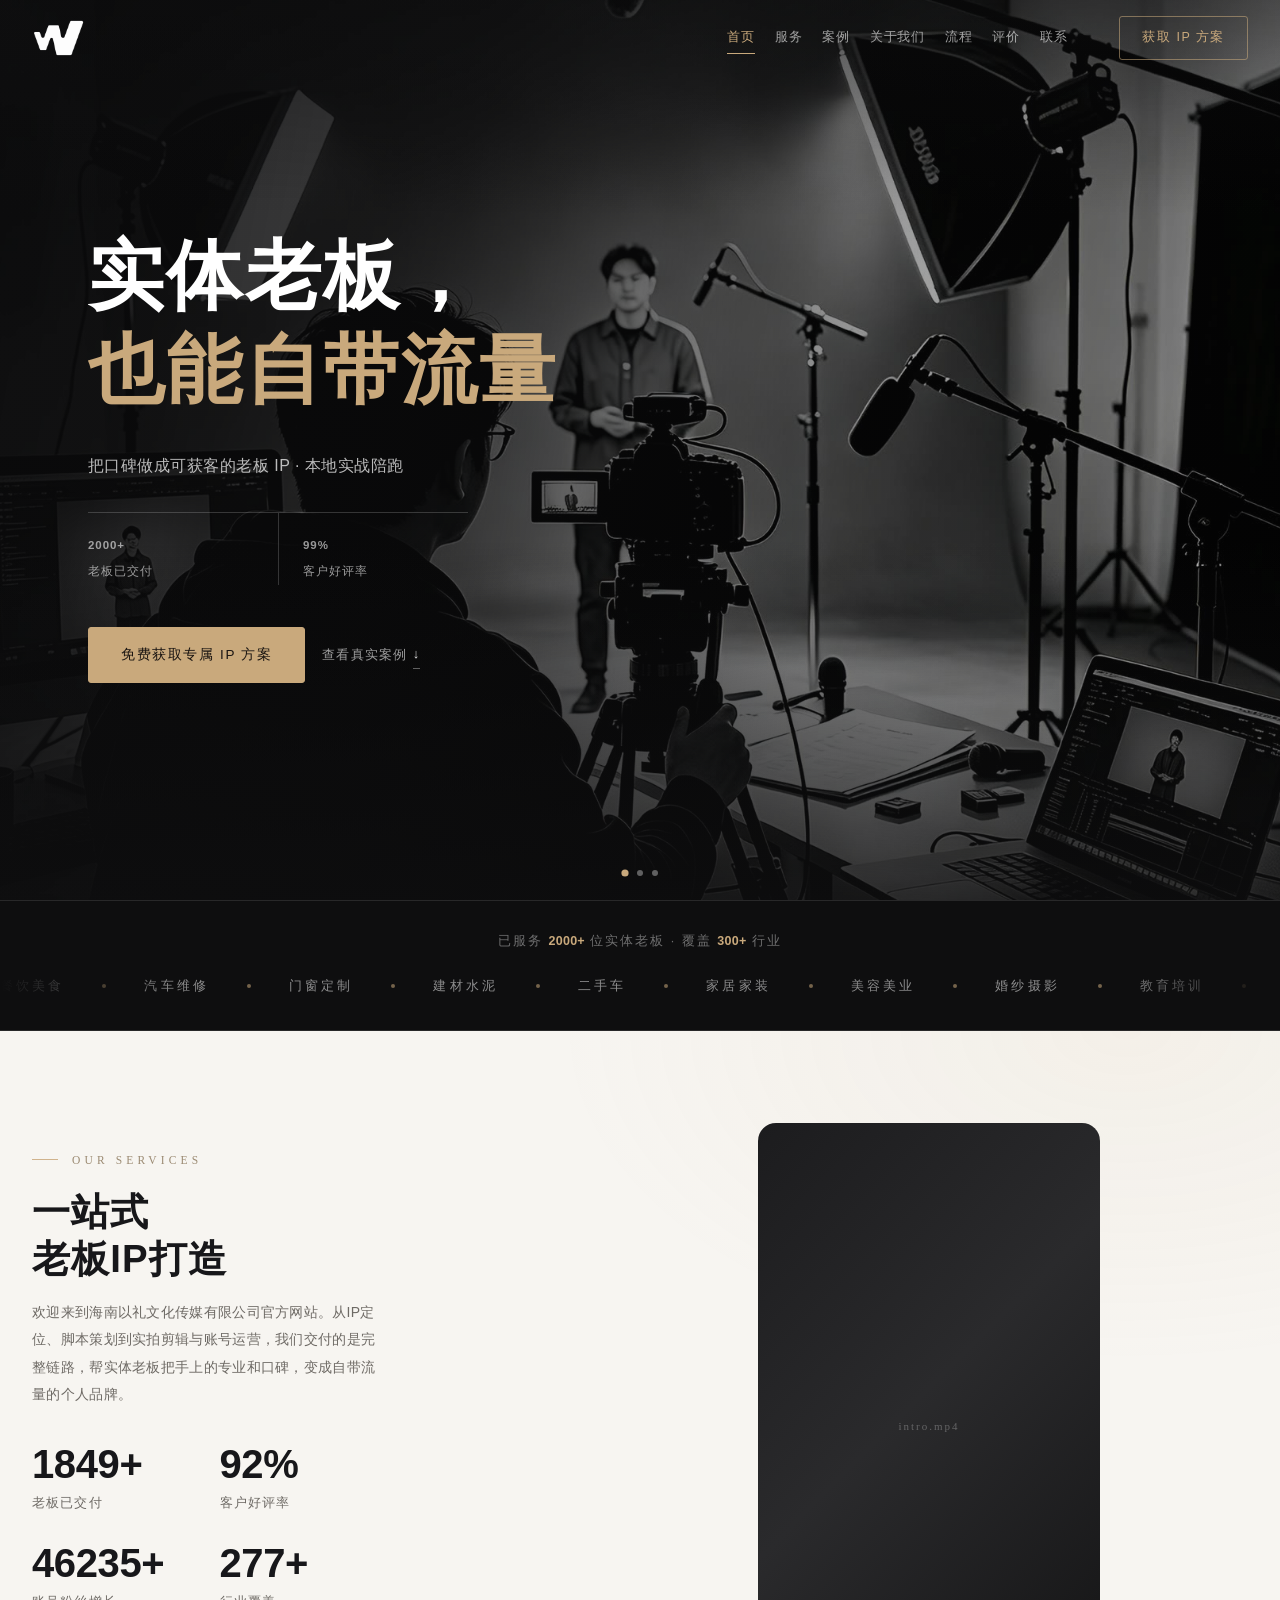
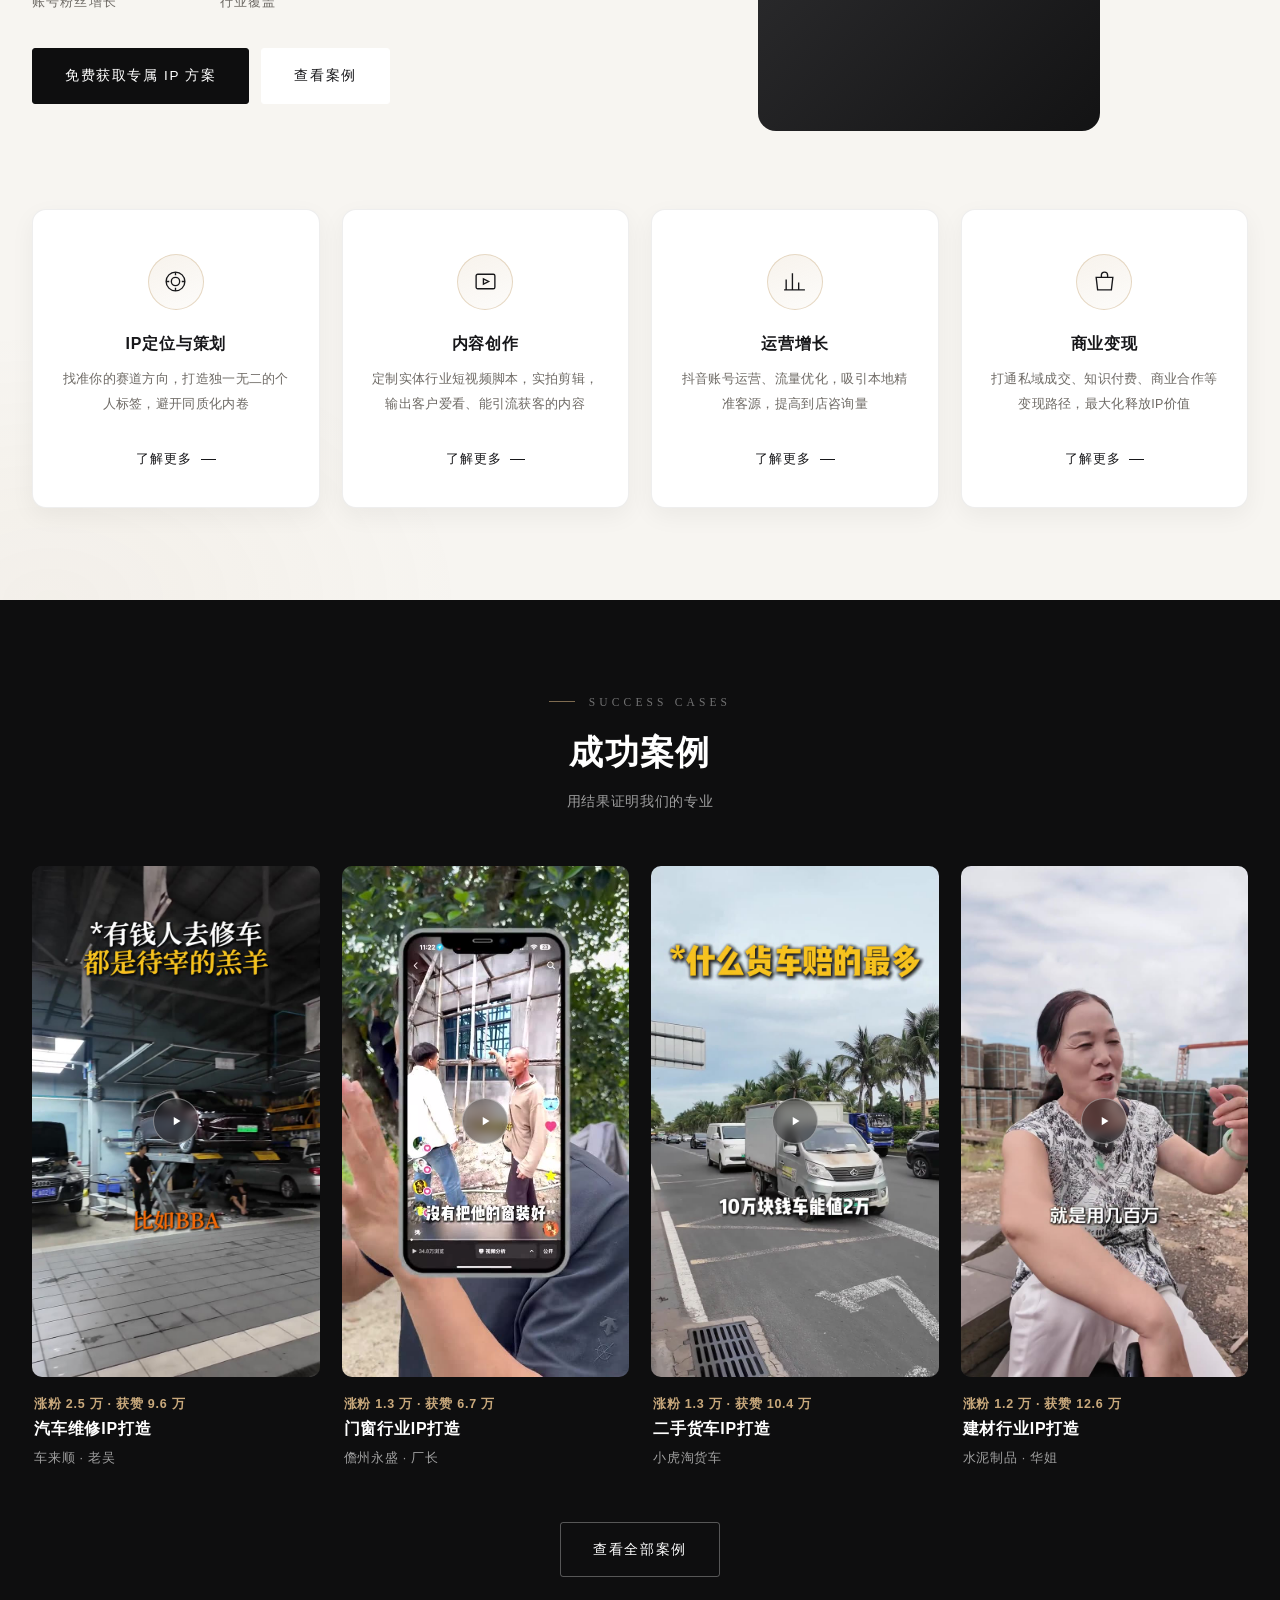
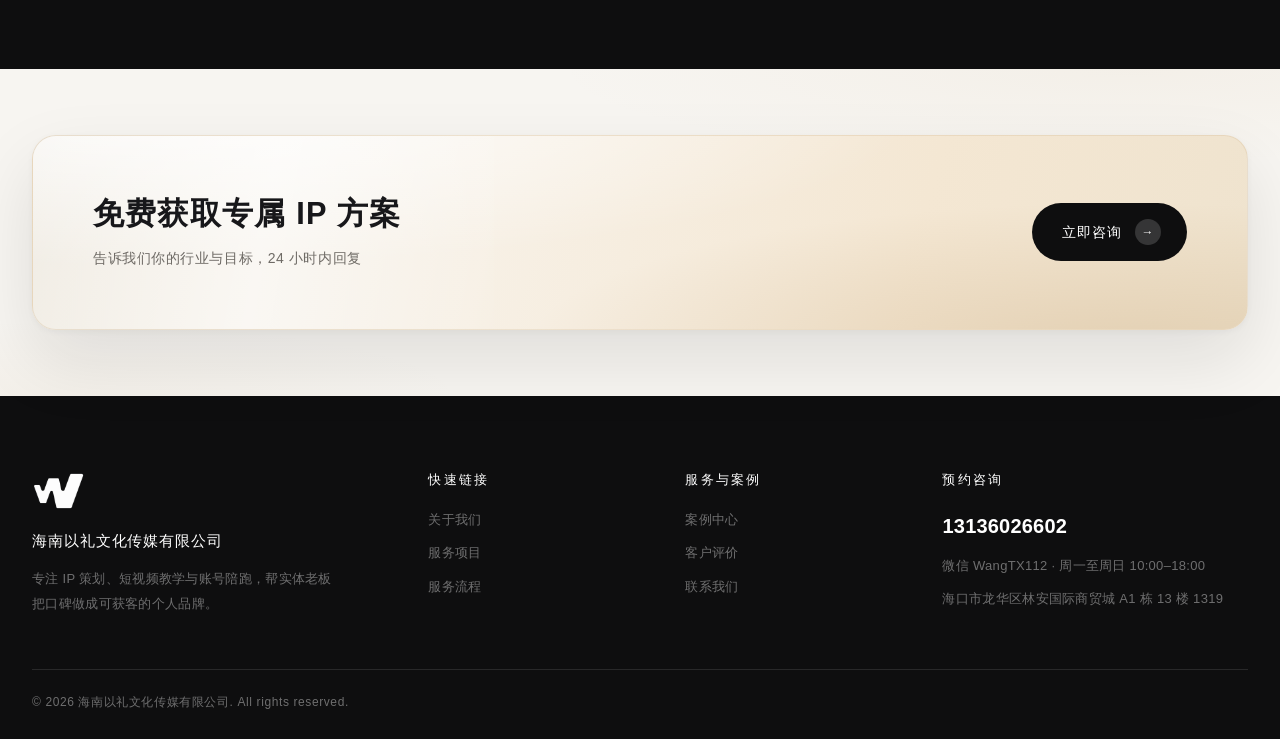
<file: index.html>
<!DOCTYPE html>
<html lang="zh-CN">
<head>
<meta charset="UTF-8">
<meta name="viewport" content="width=device-width,initial-scale=1,viewport-fit=cover">
<title>海南以礼文化传媒有限公司 - 官网 | 海口短视频代运营</title>
<meta name="description" content="海南以礼文化传媒有限公司位于海口，为本地企业与实体商家提供短视频代运营、老板IP打造和企业短视频实战培训，涵盖IP定位、脚本策划、拍摄剪辑与账号运营。">
<link rel="canonical" href="https://yiliwenhua.online/">
<meta name="msvalidate.01" content="2F55EDF1FA71D250E27E5BB80863EAEA">
<meta name="baidu-site-verification" content="codeva-UJ82SaRBkg">
<script type="application/ld+json">
{"@context":"https://schema.org","@type":"Organization","name":"海南以礼文化传媒有限公司","url":"https://yiliwenhua.online/"}
</script>
<link rel="icon" href="assets/images/favicon.png" type="image/png">
<link rel="stylesheet" href="assets/css/base.css?v=20260915a">
<link rel="stylesheet" href="assets/css/layout.css?v=20260915a">
<link rel="stylesheet" href="assets/css/components.css?v=20260915a">
<link rel="stylesheet" href="assets/css/pages.css?v=20260915a">
<link rel="stylesheet" href="assets/css/responsive.css?v=20260915a">
<link rel="stylesheet" href="assets/css/motion.css?v=20260915a">
<script>
/* 首页始终从首屏开始；保留带锚点链接的正常定位。 */
if ('scrollRestoration' in history) history.scrollRestoration = 'manual';
if (!location.hash) {
  window.scrollTo(0, 0);
  window.addEventListener('pageshow', function () { window.scrollTo(0, 0); });
}
</script>
</head>
<body data-page="home">
<div id="site-header"></div>
<script src="assets/js/layout.js?v=20260915a"></script>

<!-- ========== Hero：全屏照片轮播 ========== -->
<section class="hero">
  <div class="hero-slides">
    <div class="hero-slide media is-on" data-ph="hero-1.jpg">
      <img src="assets/images/hero-1.jpg" alt="拍摄现场：摄影师与被拍摄者">
    </div>
    <div class="hero-slide media" data-ph="hero-2.jpg">
      <img src="assets/images/hero-2.jpg" alt="演播棚灯光与机位布置">
    </div>
    <div class="hero-slide media" data-ph="hero-3.jpg">
      <img src="assets/images/hero-3.jpg" alt="内容策划会议现场">
    </div>
  </div>

  <div class="hero-in">
    <div class="wrap">
      <h1 class="rv"><em>实体老板，</em><em class="hero-accent">也能自带流量</em></h1>
      <p class="hero-sub rv" data-d="140">把口碑做成可获客的老板 IP · 本地实战陪跑</p>
      <div class="hero-stats rv" data-d="200">
        <div><b><span data-count="2000" data-suffix="+">2000+</span></b><span>老板已交付</span></div>
        <div><b><span data-count="99" data-suffix="%">99%</span></b><span>客户好评率</span></div>
      </div>
      <div class="hero-btns rv" data-d="260">
        <a class="btn btn-gold" href="contact.html">免费获取专属 IP 方案</a>
        <a class="hero-link-cases" href="cases.html">查看真实案例 <span>↓</span></a>
      </div>
    </div>
  </div>

  <!-- 左右切换：悬停时出现（触屏设备常显），贴在首屏左右两边 -->
  <button class="hero-arrow hero-prev" type="button" aria-label="上一张">
    <svg viewBox="0 0 24 24"><path d="M15 5l-7 7 7 7"/></svg>
  </button>
  <button class="hero-arrow hero-next" type="button" aria-label="下一张">
    <svg viewBox="0 0 24 24"><path d="M9 5l7 7-7 7"/></svg>
  </button>
</section>

<!-- ========== 行业信任条：缓速跑马灯，呼应 300+ 行业覆盖 ========== -->
<section class="trust-strip" aria-label="服务行业覆盖">
  <div class="wrap trust-cap">
    <p>已服务 <b>2000+</b> 位实体老板 · 覆盖 <b>300+</b> 行业</p>
  </div>
  <div class="trust-marquee" aria-hidden="true">
    <div class="trust-track">
      <span>餐饮美食</span><i></i><span>汽车维修</span><i></i><span>门窗定制</span><i></i><span>建材水泥</span><i></i><span>二手车</span><i></i><span>家居家装</span><i></i><span>美容美业</span><i></i><span>婚纱摄影</span><i></i><span>教育培训</span><i></i><span>健身运动</span><i></i><span>宠物门店</span><i></i><span>口腔齿科</span><i></i>
      <span>餐饮美食</span><i></i><span>汽车维修</span><i></i><span>门窗定制</span><i></i><span>建材水泥</span><i></i><span>二手车</span><i></i><span>家居家装</span><i></i><span>美容美业</span><i></i><span>婚纱摄影</span><i></i><span>教育培训</span><i></i><span>健身运动</span><i></i><span>宠物门店</span><i></i><span>口腔齿科</span><i></i>
    </div>
  </div>
</section>

<!-- ========== 导语 + 数据 + 实拍（左文右图） ========== -->
<section class="sec light">
  <div class="wrap">
    <div class="intro-split">
      <div class="intro-tx rv">
        <p class="eyebrow">Our Services</p>
        <h2>一站式<br>老板IP打造</h2>
        <p class="intro-sub">欢迎来到海南以礼文化传媒有限公司官方网站。从IP定位、脚本策划到实拍剪辑与账号运营，我们交付的是完整链路，帮实体老板把手上的专业和口碑，变成自带流量的个人品牌。</p>

        <div class="intro-stats">
          <div><b><span data-count="2000" data-suffix="+">2000+</span></b><span>老板已交付</span></div>
          <div><b><span data-count="99" data-suffix="%">99%</span></b><span>客户好评率</span></div>
          <div class="intro-stat-more"><b><span data-count="50000" data-suffix="+">50000+</span></b><span>账号粉丝增长</span></div>
          <div class="intro-stat-more"><b><span data-count="300" data-suffix="+">300+</span></b><span>行业覆盖</span></div>
        </div>

        <div class="intro-btns">
          <a class="btn btn-dark" href="contact.html">免费获取专属 IP 方案</a>
          <a class="btn btn-white intro-btn-secondary" href="cases.html">查看案例</a>
        </div>
      </div>

      <div class="intro-video rv" data-d="140">
        <div class="media" data-ph="intro.mp4">
          <video src="assets/videos/intro.mp4?v=20260905-hd" poster="assets/images/intro-poster.jpg?v=20260905-hd"
                 playsinline preload="metadata"
                 aria-label="老板解说短片"></video>
          <button class="intro-play" type="button" aria-label="播放老板解说短片">
            <svg viewBox="0 0 24 24" aria-hidden="true"><path d="M9 6.5l9 5.5-9 5.5z"/></svg>
          </button>
        </div>
      </div>
    </div>

    <!-- 四大服务 -->
    <div class="svc-grid mt-xl rv" data-d="120">
      <a class="svc" href="services.html#positioning">
        <span class="svc-ic"><svg viewBox="0 0 24 24"><circle cx="12" cy="12" r="9"/><circle cx="12" cy="12" r="4"/><path d="M12 3v3M12 18v3M3 12h3M18 12h3"/></svg></span>
        <h3>IP定位与策划</h3>
        <p>找准你的赛道方向，打造独一无二的个人标签，避开同质化内卷</p>
        <span class="link-more">了解更多 <i></i></span>
      </a>
      <a class="svc" href="services.html#content">
        <span class="svc-ic"><svg viewBox="0 0 24 24"><rect x="3" y="5" width="18" height="14" rx="1.5"/><path d="M10 9.5l5 2.5-5 2.5z"/></svg></span>
        <h3>内容创作</h3>
        <p>定制实体行业短视频脚本，实拍剪辑，输出客户爱看、能引流获客的内容</p>
        <span class="link-more">了解更多 <i></i></span>
      </a>
      <a class="svc" href="services.html#growth">
        <span class="svc-ic"><svg viewBox="0 0 24 24"><path d="M4 20V10M10 20V4M16 20v-7M22 20H2"/></svg></span>
        <h3>运营增长</h3>
        <p>抖音账号运营、流量优化，吸引本地精准客源，提高到店咨询量</p>
        <span class="link-more">了解更多 <i></i></span>
      </a>
      <a class="svc" href="services.html#monetize">
        <span class="svc-ic"><svg viewBox="0 0 24 24"><path d="M4 8h16l-1.4 12H5.4z"/><path d="M9 8V6a3 3 0 0 1 6 0v2"/></svg></span>
        <h3>商业变现</h3>
        <p>打通私域成交、知识付费、商业合作等变现路径，最大化释放IP价值</p>
        <span class="link-more">了解更多 <i></i></span>
      </a>
    </div>
  </div>
</section>

<!-- ========== 成功案例 ========== -->
<section class="sec dark">
  <div class="wrap">
    <div class="center rv">
      <p class="eyebrow">Success Cases</p>
      <h2 class="sec-title">成功案例</h2>
      <p class="sec-sub">用结果证明我们的专业</p>
    </div>

    <div class="grid g4 mt-l">
      <div class="case case-v zoom rv">
        <a class="case-a" href="contact.html">
          <div class="media vert" data-ph="case-1.mp4">
            <img src="assets/images/case-1-poster.jpg?v=20260905-hd" alt="汽车维修IP打造案例">
            <video src="assets/videos/case-1.mp4?v=20260905-hd" muted loop playsinline preload="none" aria-label="汽车维修IP打造案例视频"></video>
            <span class="case-play" aria-hidden="true"><svg viewBox="0 0 24 24"><path d="M9 6.5l9 5.5-9 5.5z"/></svg></span>
          </div>
          <div class="case-info"><p class="case-result">涨粉 2.5 万 · 获赞 9.6 万</p><h3>汽车维修IP打造</h3><p>车来顺 · 老吴</p></div>
        </a>
        <button class="vid-sound case-sound" type="button" aria-pressed="false" aria-label="开启声音并播放">
          <svg class="ic-mute" viewBox="0 0 24 24"><path d="M11 5 6 9H3v6h3l5 4V5z"/><path d="M16 9l4 6M20 9l-4 6"/></svg>
          <svg class="ic-loud" viewBox="0 0 24 24"><path d="M11 5 6 9H3v6h3l5 4V5z"/><path d="M15.5 8.5a5 5 0 0 1 0 7M18 6a8.5 8.5 0 0 1 0 12"/></svg>
        </button>
      </div>
      <div class="case case-v zoom rv" data-d="100">
        <a class="case-a" href="contact.html">
          <div class="media vert" data-ph="case-2.mp4">
            <img src="assets/images/case-2-poster.jpg" alt="门窗行业IP打造案例">
            <video src="assets/videos/case-2.mp4" muted loop playsinline preload="none" aria-label="门窗行业IP打造案例视频"></video>
            <span class="case-play" aria-hidden="true"><svg viewBox="0 0 24 24"><path d="M9 6.5l9 5.5-9 5.5z"/></svg></span>
          </div>
          <div class="case-info"><p class="case-result">涨粉 1.3 万 · 获赞 6.7 万</p><h3>门窗行业IP打造</h3><p>儋州永盛 · 厂长</p></div>
        </a>
        <button class="vid-sound case-sound" type="button" aria-pressed="false" aria-label="开启声音并播放">
          <svg class="ic-mute" viewBox="0 0 24 24"><path d="M11 5 6 9H3v6h3l5 4V5z"/><path d="M16 9l4 6M20 9l-4 6"/></svg>
          <svg class="ic-loud" viewBox="0 0 24 24"><path d="M11 5 6 9H3v6h3l5 4V5z"/><path d="M15.5 8.5a5 5 0 0 1 0 7M18 6a8.5 8.5 0 0 1 0 12"/></svg>
        </button>
      </div>
      <div class="case case-v zoom rv" data-d="200">
        <a class="case-a" href="contact.html">
          <div class="media vert" data-ph="case-3.mp4">
            <img src="assets/images/case-3-poster.jpg?v=20260905-hd" alt="二手货车IP打造案例">
            <video src="assets/videos/case-3.mp4?v=20260905-hd" muted loop playsinline preload="none" aria-label="二手货车IP打造案例视频"></video>
            <span class="case-play" aria-hidden="true"><svg viewBox="0 0 24 24"><path d="M9 6.5l9 5.5-9 5.5z"/></svg></span>
          </div>
          <div class="case-info"><p class="case-result">涨粉 1.3 万 · 获赞 10.4 万</p><h3>二手货车IP打造</h3><p>小虎淘货车</p></div>
        </a>
        <button class="vid-sound case-sound" type="button" aria-pressed="false" aria-label="开启声音并播放">
          <svg class="ic-mute" viewBox="0 0 24 24"><path d="M11 5 6 9H3v6h3l5 4V5z"/><path d="M16 9l4 6M20 9l-4 6"/></svg>
          <svg class="ic-loud" viewBox="0 0 24 24"><path d="M11 5 6 9H3v6h3l5 4V5z"/><path d="M15.5 8.5a5 5 0 0 1 0 7M18 6a8.5 8.5 0 0 1 0 12"/></svg>
        </button>
      </div>
      <div class="case case-v zoom rv" data-d="300">
        <a class="case-a" href="contact.html">
          <div class="media vert" data-ph="case-4.mp4">
            <img src="assets/images/case-4-poster.jpg?v=20260905-hd" alt="建材行业IP打造案例">
            <video src="assets/videos/case-4.mp4?v=20260905-hd" muted loop playsinline preload="none" aria-label="建材行业IP打造案例视频"></video>
            <span class="case-play" aria-hidden="true"><svg viewBox="0 0 24 24"><path d="M9 6.5l9 5.5-9 5.5z"/></svg></span>
          </div>
          <div class="case-info"><p class="case-result">涨粉 1.2 万 · 获赞 12.6 万</p><h3>建材行业IP打造</h3><p>水泥制品 · 华姐</p></div>
        </a>
        <button class="vid-sound case-sound" type="button" aria-pressed="false" aria-label="开启声音并播放">
          <svg class="ic-mute" viewBox="0 0 24 24"><path d="M11 5 6 9H3v6h3l5 4V5z"/><path d="M16 9l4 6M20 9l-4 6"/></svg>
          <svg class="ic-loud" viewBox="0 0 24 24"><path d="M11 5 6 9H3v6h3l5 4V5z"/><path d="M15.5 8.5a5 5 0 0 1 0 7M18 6a8.5 8.5 0 0 1 0 12"/></svg>
        </button>
      </div>

      <!-- 手机横滑轨道收尾卡：滑到底给出「看全部」出口（桌面端隐藏） -->
      <a class="case-endcard" href="cases.html">
        <span class="cec-in">
          <b>更多真实案例</b>
          <span>查看全部案例 →</span>
        </span>
      </a>
    </div>

    <div class="center mt-l rv">
      <a class="btn btn-ghost" href="cases.html">查看全部案例</a>
    </div>
  </div>
</section>

<!-- ========== CTA ========== -->
<section class="sec-sm light">
  <div class="wrap">
    <div class="cta-card rv">
      <div>
        <h2>免费获取专属 IP 方案</h2>
        <p>告诉我们你的行业与目标，24 小时内回复</p>
      </div>
      <a class="btn-pill" href="contact.html">立即咨询 <i>→</i></a>
    </div>
  </div>
</section>

<div id="site-footer"></div>
<script src="assets/js/main.js?v=20260915a"></script>
</body>
</html>
</file>
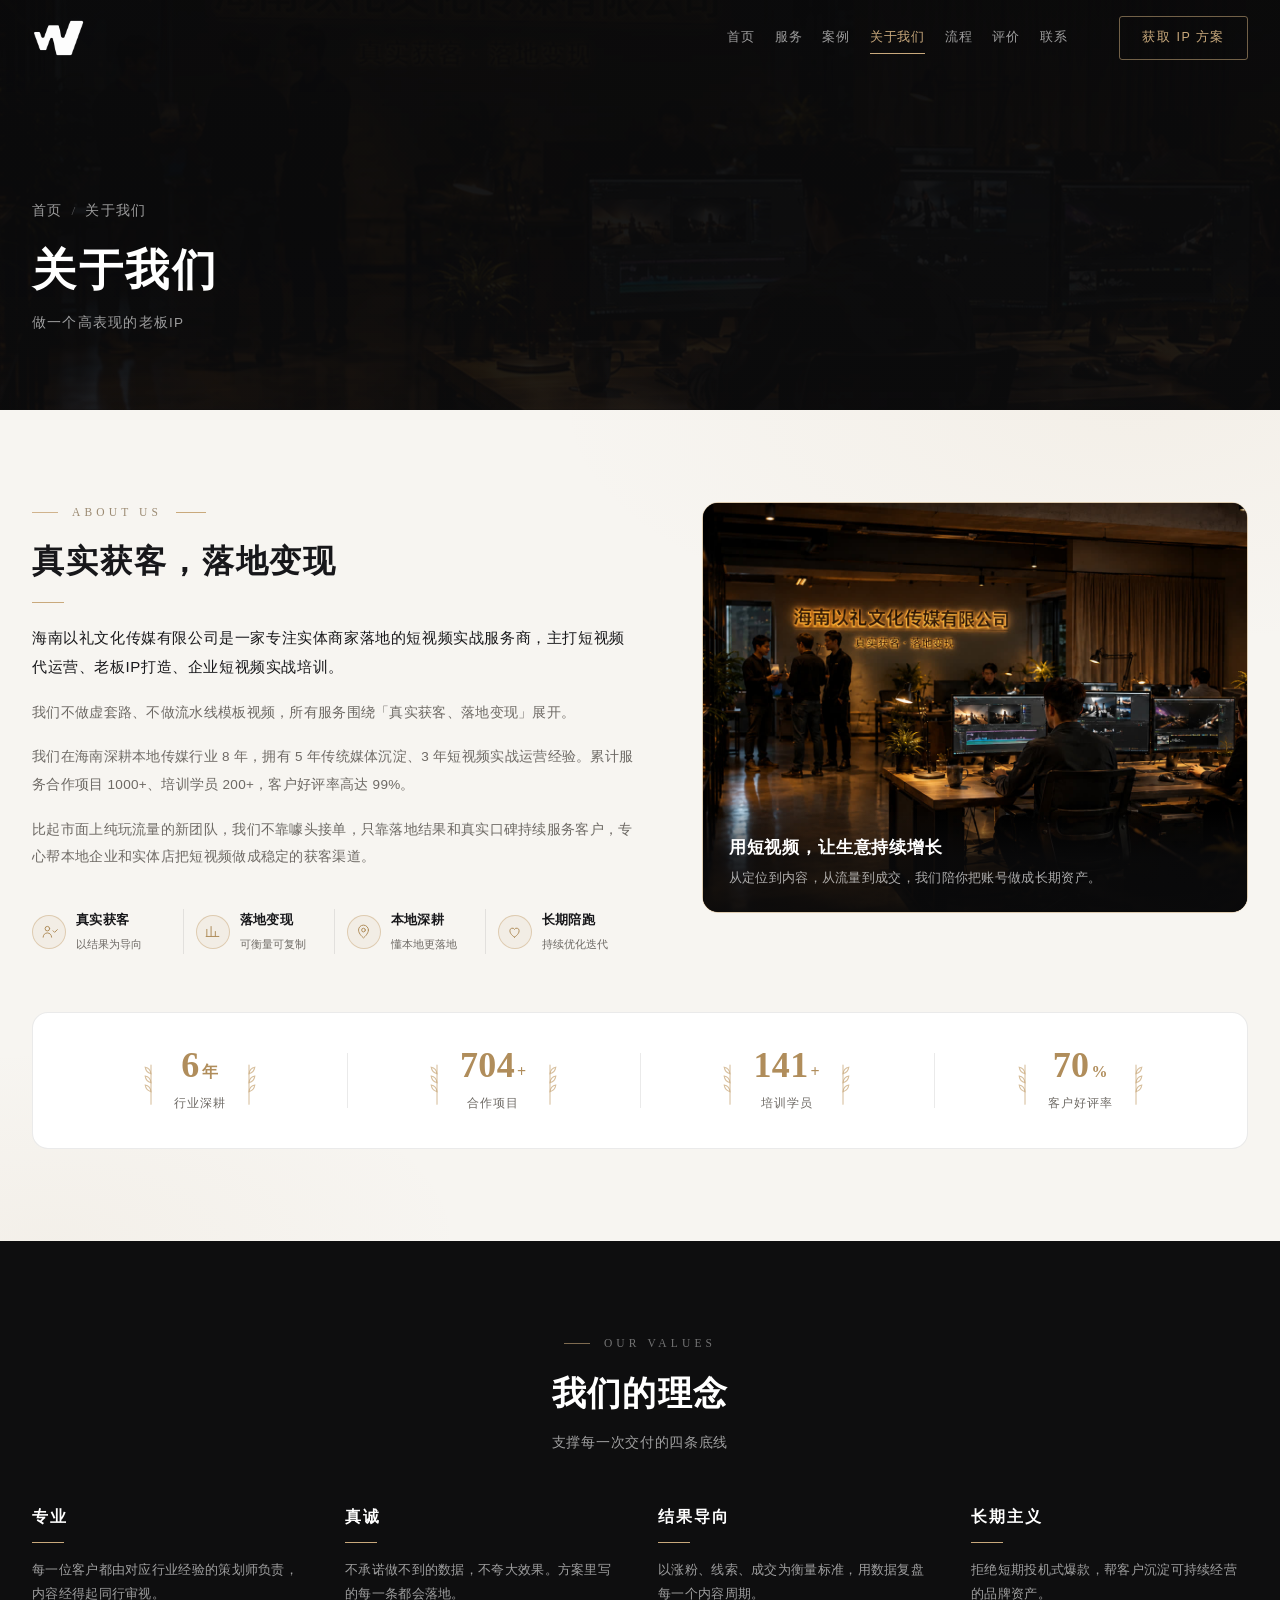
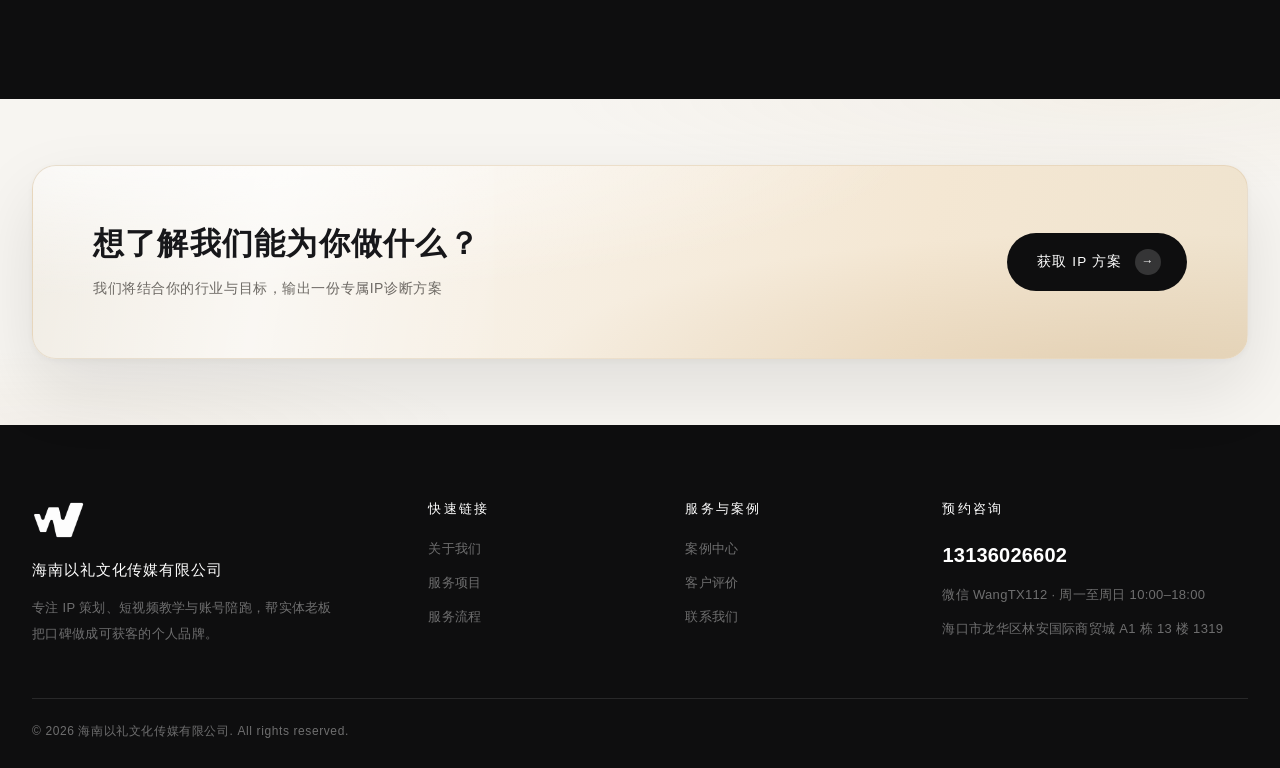
<file: about.html>
<!DOCTYPE html>
<html lang="zh-CN">
<head>
<meta charset="UTF-8">
<meta name="viewport" content="width=device-width,initial-scale=1,viewport-fit=cover">
<title>关于我们与服务理念 | 海南以礼文化传媒有限公司</title>
<meta name="description" content="了解海南以礼文化传媒有限公司：扎根海南、位于海口，专注实体商家的短视频代运营、老板IP打造和企业短视频实战培训，介绍公司的服务方向、实战经验与合作理念。">
<link rel="canonical" href="https://yiliwenhua.online/about.html">
<link rel="icon" href="assets/images/favicon.png" type="image/png">
<link rel="stylesheet" href="assets/css/base.css?v=20260915a">
<link rel="stylesheet" href="assets/css/layout.css?v=20260915a">
<link rel="stylesheet" href="assets/css/components.css?v=20260915a">
<link rel="stylesheet" href="assets/css/pages.css?v=20260915a">
<link rel="stylesheet" href="assets/css/responsive.css?v=20260915a">
<link rel="stylesheet" href="assets/css/motion.css?v=20260915a">
</head>
<body data-page="about">
<div id="site-header"></div>
<script src="assets/js/layout.js?v=20260915a"></script>

<section class="phero">
  <div class="media" data-ph="about-1.jpg"><img src="assets/images/about-1.jpg" alt="团队办公场景"></div>
  <div class="wrap phero-in">
    <p class="crumb"><a href="index.html">首页</a><i>/</i>关于我们</p>
    <h1>关于我们</h1>
    <p>做一个高表现的老板IP</p>
  </div>
</section>

<section class="sec light">
  <div class="wrap about-split">
    <div class="about-tx rv">
      <p class="eyebrow eyebrow-l">About Us</p>
      <h2>真实获客，落地变现</h2>
      <span class="rule left"></span>
      <p class="lead mt-m">海南以礼文化传媒有限公司是一家专注实体商家落地的短视频实战服务商，主打短视频代运营、老板IP打造、企业短视频实战培训。</p>
      <p class="body mt-s">我们不做虚套路、不做流水线模板视频，所有服务围绕「真实获客、落地变现」展开。</p>
      <p class="body">我们在海南深耕本地传媒行业 8 年，拥有 5 年传统媒体沉淀、3 年短视频实战运营经验。累计服务合作项目 1000+、培训学员 200+，客户好评率高达 99%。</p>
      <p class="body">比起市面上纯玩流量的新团队，我们不靠噱头接单，只靠落地结果和真实口碑持续服务客户，专心帮本地企业和实体店把短视频做成稳定的获客渠道。</p>

      <div class="about-feat">
        <div>
          <span class="feat-ic"><svg viewBox="0 0 24 24"><circle cx="9" cy="8" r="3.2"/><path d="M3 20c0-3.3 2.7-6 6-6s6 2.7 6 6"/><path d="M17 11l2.2 2.2L23 9.4"/></svg></span>
          <div><b>真实获客</b><i>以结果为导向</i></div>
        </div>
        <div>
          <span class="feat-ic"><svg viewBox="0 0 24 24"><path d="M4 19V9M10 19V5M16 19v-7M21 19H3"/></svg></span>
          <div><b>落地变现</b><i>可衡量可复制</i></div>
        </div>
        <div>
          <span class="feat-ic"><svg viewBox="0 0 24 24"><path d="M19 10c0 5.5-7 11-7 11s-7-5.5-7-11a7 7 0 0 1 14 0z"/><circle cx="12" cy="10" r="2.6"/></svg></span>
          <div><b>本地深耕</b><i>懂本地更落地</i></div>
        </div>
        <div>
          <span class="feat-ic"><svg viewBox="0 0 24 24"><path d="M12 20s-6.5-3.8-6.5-9A3.5 3.5 0 0 1 12 9a3.5 3.5 0 0 1 6.5 2c0 5.2-6.5 9-6.5 9z"/></svg></span>
          <div><b>长期陪跑</b><i>持续优化迭代</i></div>
        </div>
      </div>
    </div>

    <div class="about-media rv" data-d="140">
      <div class="media" data-ph="about-1.jpg"><img src="assets/images/about-1.jpg" alt="公司办公与剪辑工位实景"></div>
      <div class="av-cap">
        <h4>用短视频，让生意持续增长</h4>
        <p>从定位到内容，从流量到成交，我们陪你把账号做成长期资产。</p>
      </div>
    </div>
  </div>

  <div class="wrap">
    <div class="about-stats-card rv" data-d="200">
      <div class="asc-item">
        <svg viewBox="0 0 20 56"><path d="M10 54V10"/><path d="M10 20C6.5 19 4 16 3.5 12.5 7 13 9.5 16 10 20Z"/><path d="M10 30C6.5 29 4 26 3.5 22.5 7 23 9.5 26 10 30Z"/><path d="M10 40C6.5 39 4 36 3.5 32.5 7 33 9.5 36 10 40Z"/></svg>
        <span class="asc-tx"><b><span data-count="8">8</span><em>年</em></b><span>行业深耕</span></span>
        <svg class="r" viewBox="0 0 20 56"><path d="M10 54V10"/><path d="M10 20C6.5 19 4 16 3.5 12.5 7 13 9.5 16 10 20Z"/><path d="M10 30C6.5 29 4 26 3.5 22.5 7 23 9.5 26 10 30Z"/><path d="M10 40C6.5 39 4 36 3.5 32.5 7 33 9.5 36 10 40Z"/></svg>
      </div>
      <div class="asc-item">
        <svg viewBox="0 0 20 56"><path d="M10 54V10"/><path d="M10 20C6.5 19 4 16 3.5 12.5 7 13 9.5 16 10 20Z"/><path d="M10 30C6.5 29 4 26 3.5 22.5 7 23 9.5 26 10 30Z"/><path d="M10 40C6.5 39 4 36 3.5 32.5 7 33 9.5 36 10 40Z"/></svg>
        <span class="asc-tx"><b><span data-count="1000">1000</span><em>+</em></b><span>合作项目</span></span>
        <svg class="r" viewBox="0 0 20 56"><path d="M10 54V10"/><path d="M10 20C6.5 19 4 16 3.5 12.5 7 13 9.5 16 10 20Z"/><path d="M10 30C6.5 29 4 26 3.5 22.5 7 23 9.5 26 10 30Z"/><path d="M10 40C6.5 39 4 36 3.5 32.5 7 33 9.5 36 10 40Z"/></svg>
      </div>
      <div class="asc-item">
        <svg viewBox="0 0 20 56"><path d="M10 54V10"/><path d="M10 20C6.5 19 4 16 3.5 12.5 7 13 9.5 16 10 20Z"/><path d="M10 30C6.5 29 4 26 3.5 22.5 7 23 9.5 26 10 30Z"/><path d="M10 40C6.5 39 4 36 3.5 32.5 7 33 9.5 36 10 40Z"/></svg>
        <span class="asc-tx"><b><span data-count="200">200</span><em>+</em></b><span>培训学员</span></span>
        <svg class="r" viewBox="0 0 20 56"><path d="M10 54V10"/><path d="M10 20C6.5 19 4 16 3.5 12.5 7 13 9.5 16 10 20Z"/><path d="M10 30C6.5 29 4 26 3.5 22.5 7 23 9.5 26 10 30Z"/><path d="M10 40C6.5 39 4 36 3.5 32.5 7 33 9.5 36 10 40Z"/></svg>
      </div>
      <div class="asc-item">
        <svg viewBox="0 0 20 56"><path d="M10 54V10"/><path d="M10 20C6.5 19 4 16 3.5 12.5 7 13 9.5 16 10 20Z"/><path d="M10 30C6.5 29 4 26 3.5 22.5 7 23 9.5 26 10 30Z"/><path d="M10 40C6.5 39 4 36 3.5 32.5 7 33 9.5 36 10 40Z"/></svg>
        <span class="asc-tx"><b><span data-count="99">99</span><em>%</em></b><span>客户好评率</span></span>
        <svg class="r" viewBox="0 0 20 56"><path d="M10 54V10"/><path d="M10 20C6.5 19 4 16 3.5 12.5 7 13 9.5 16 10 20Z"/><path d="M10 30C6.5 29 4 26 3.5 22.5 7 23 9.5 26 10 30Z"/><path d="M10 40C6.5 39 4 36 3.5 32.5 7 33 9.5 36 10 40Z"/></svg>
      </div>
    </div>
  </div>
</section>

<section class="sec dark">
  <div class="wrap">
    <div class="center rv">
      <p class="eyebrow">Our Values</p>
      <h2 class="sec-title">我们的理念</h2>
      <p class="sec-sub">支撑每一次交付的四条底线</p>
    </div>
    <div class="values mt-l">
      <div class="value rv">
        <h4>专业</h4><span class="rule left"></span>
        <p>每一位客户都由对应行业经验的策划师负责，内容经得起同行审视。</p>
      </div>
      <div class="value rv" data-d="100">
        <h4>真诚</h4><span class="rule left"></span>
        <p>不承诺做不到的数据，不夸大效果。方案里写的每一条都会落地。</p>
      </div>
      <div class="value rv" data-d="200">
        <h4>结果导向</h4><span class="rule left"></span>
        <p>以涨粉、线索、成交为衡量标准，用数据复盘每一个内容周期。</p>
      </div>
      <div class="value rv" data-d="300">
        <h4>长期主义</h4><span class="rule left"></span>
        <p>拒绝短期投机式爆款，帮客户沉淀可持续经营的品牌资产。</p>
      </div>
    </div>
  </div>
</section>

<section class="sec-sm light">
  <div class="wrap">
    <div class="cta-card rv">
      <div>
        <h2>想了解我们能为你做什么？</h2>
        <p>我们将结合你的行业与目标，输出一份专属IP诊断方案</p>
      </div>
      <a class="btn-pill" href="contact.html">获取 IP 方案 <i>→</i></a>
    </div>
  </div>
</section>

<div id="site-footer"></div>
<script src="assets/js/main.js?v=20260915a"></script>
</body>
</html>
</file>
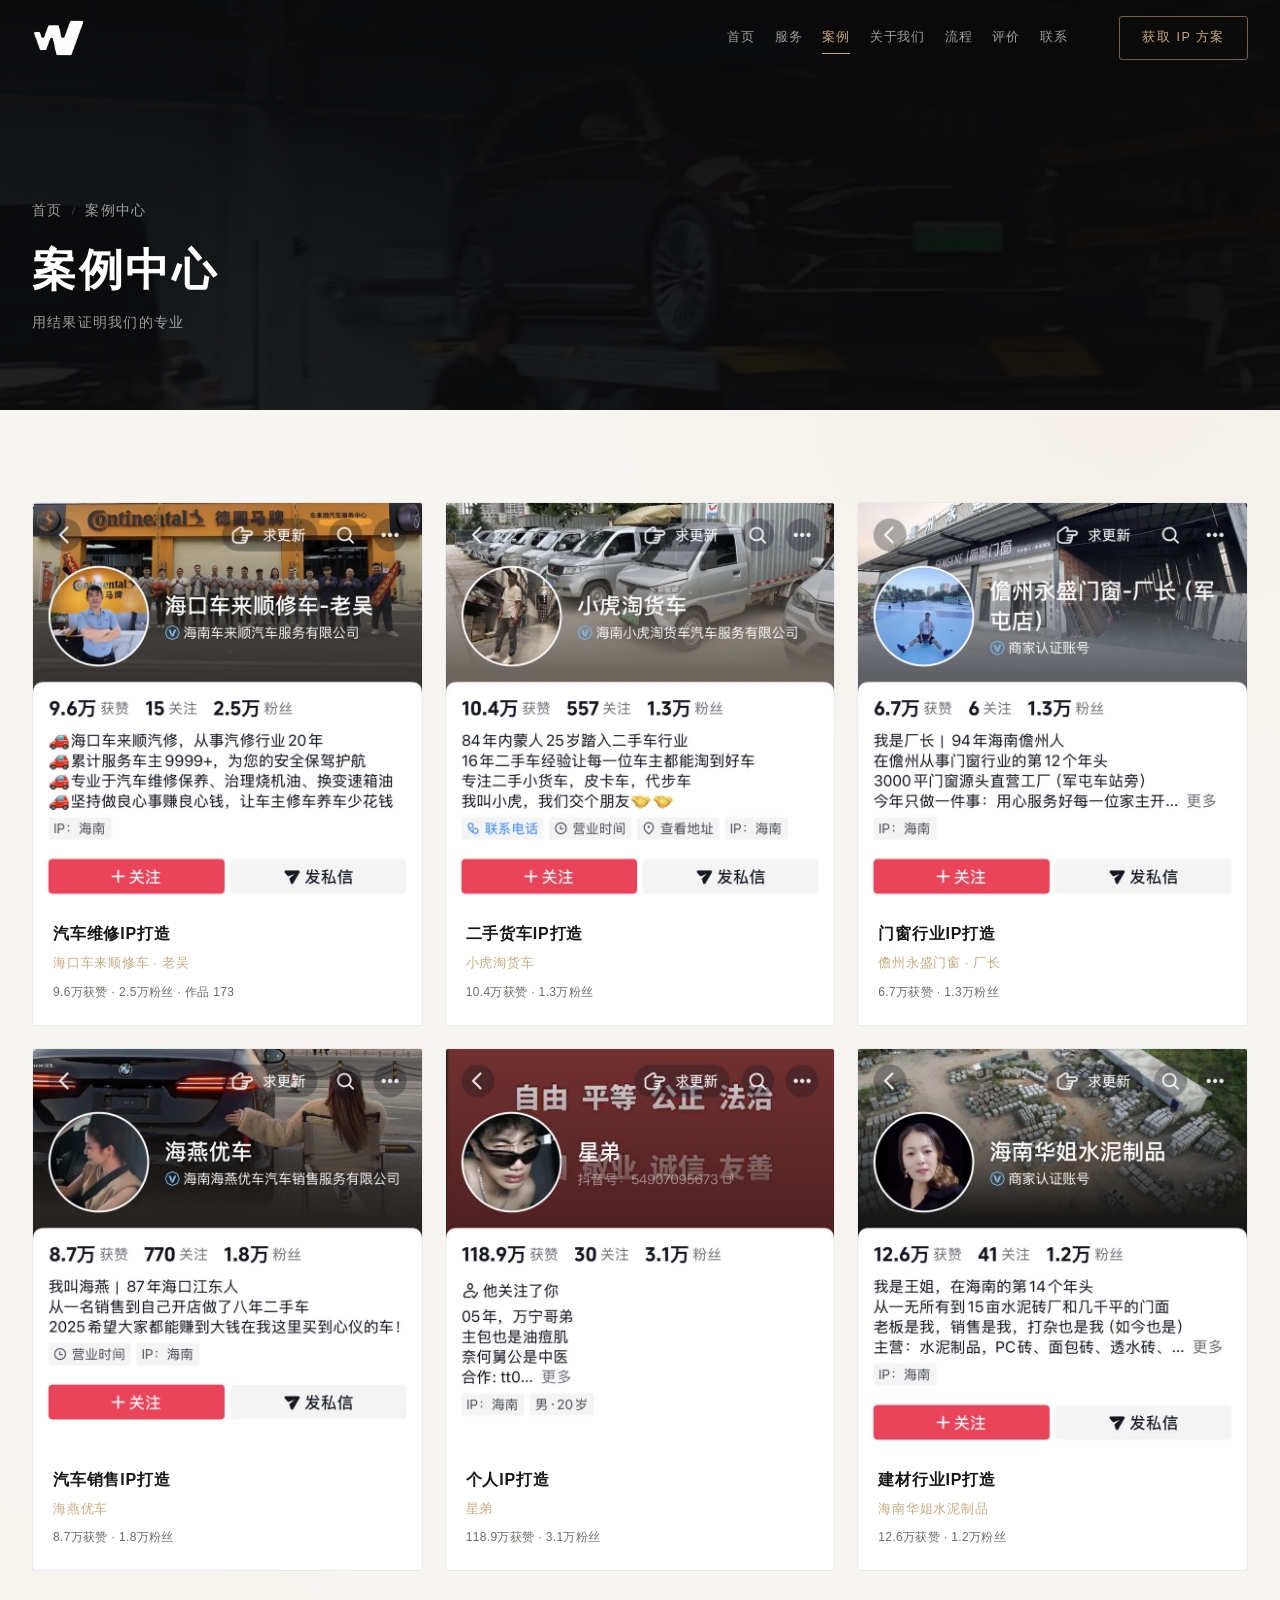
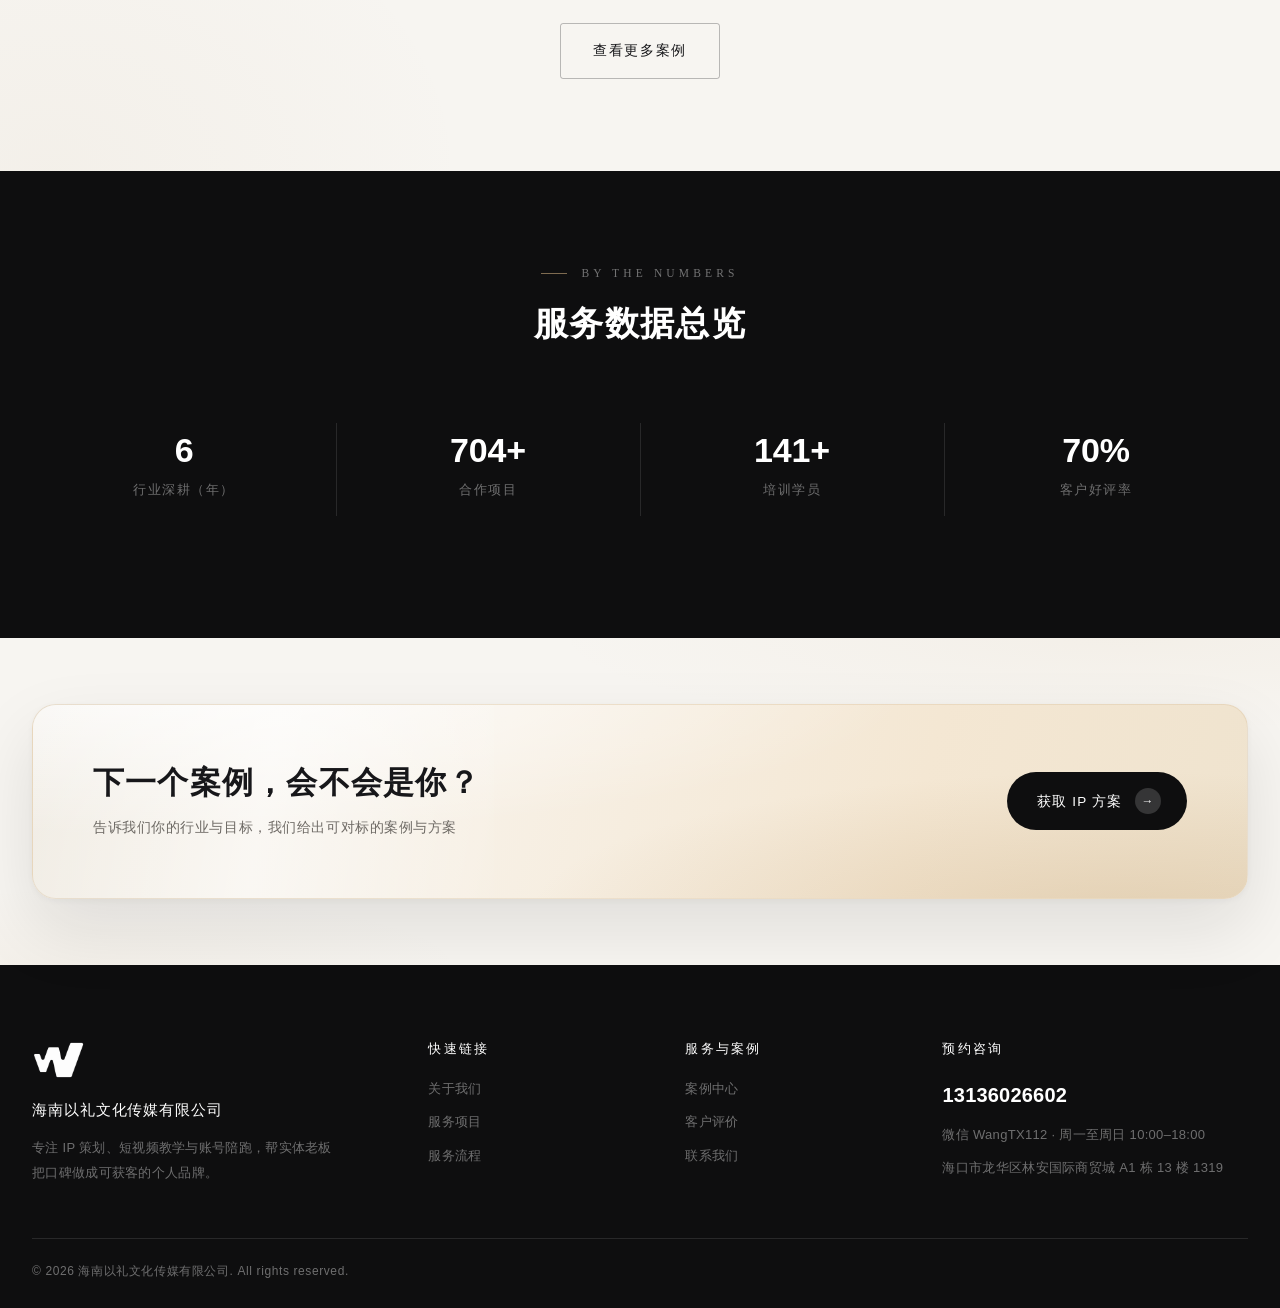
<file: cases.html>
<!DOCTYPE html>
<html lang="zh-CN">
<head>
<meta charset="UTF-8">
<meta name="viewport" content="width=device-width,initial-scale=1,viewport-fit=cover">
<title>海南实体行业短视频与老板IP案例 | 海南以礼文化传媒有限公司</title>
<meta name="description" content="查看海南以礼文化传媒有限公司的实体行业短视频与老板IP案例，展示汽车维修、二手货车、门窗、汽车销售和水泥制品等客户账号，了解本地商家的内容与运营实践。">
<link rel="canonical" href="https://yiliwenhua.online/cases.html">
<link rel="icon" href="assets/images/favicon.png" type="image/png">
<link rel="stylesheet" href="assets/css/base.css?v=20260915a">
<link rel="stylesheet" href="assets/css/layout.css?v=20260915a">
<link rel="stylesheet" href="assets/css/components.css?v=20260915a">
<link rel="stylesheet" href="assets/css/pages.css?v=20260915a">
<link rel="stylesheet" href="assets/css/responsive.css?v=20260915a">
<link rel="stylesheet" href="assets/css/motion.css?v=20260915a">
</head>
<body data-page="cases">
<div id="site-header"></div>
<script src="assets/js/layout.js?v=20260915a"></script>

<section class="phero">
  <div class="media" data-ph="case-1-poster.jpg"><img src="assets/images/case-1-poster.jpg?v=20260905-hd" alt="案例拍摄现场"></div>
  <div class="wrap phero-in">
    <p class="crumb"><a href="index.html">首页</a><i>/</i>案例中心</p>
    <h1>案例中心</h1>
    <p>用结果证明我们的专业</p>
  </div>
</section>

<section class="sec light">
  <div class="wrap">
    <div class="grid g3">
      <a class="case zoom rv" href="contact.html">
        <div class="media shot" data-ph="case-shot-1.jpg">
          <img src="assets/images/case-shot-1.jpg" alt="海口车来顺修车-老吴 抖音账号主页">
        </div>
        <div class="case-info">
          <h3>汽车维修IP打造</h3>
          <p>海口车来顺修车 · 老吴</p>
          <span class="case-num">9.6万获赞 · 2.5万粉丝 · 作品 173</span>
        </div>
      </a>
      <a class="case zoom rv" data-d="80" href="contact.html">
        <div class="media shot" data-ph="case-shot-2.jpg">
          <img src="assets/images/case-shot-2.jpg" alt="小虎淘货车 抖音账号主页">
        </div>
        <div class="case-info">
          <h3>二手货车IP打造</h3>
          <p>小虎淘货车</p>
          <span class="case-num">10.4万获赞 · 1.3万粉丝</span>
        </div>
      </a>
      <a class="case zoom rv" data-d="160" href="contact.html">
        <div class="media shot" data-ph="case-shot-3.jpg">
          <img src="assets/images/case-shot-3.jpg" alt="儋州永盛门窗-厂长 抖音账号主页">
        </div>
        <div class="case-info">
          <h3>门窗行业IP打造</h3>
          <p>儋州永盛门窗 · 厂长</p>
          <span class="case-num">6.7万获赞 · 1.3万粉丝</span>
        </div>
      </a>
      <a class="case zoom rv" href="contact.html">
        <div class="media shot" data-ph="case-shot-4.jpg">
          <img src="assets/images/case-shot-4.jpg" alt="海燕优车 抖音账号主页">
        </div>
        <div class="case-info">
          <h3>汽车销售IP打造</h3>
          <p>海燕优车</p>
          <span class="case-num">8.7万获赞 · 1.8万粉丝</span>
        </div>
      </a>
      <a class="case zoom rv" data-d="80" href="contact.html">
        <div class="media shot" data-ph="case-shot-5.jpg">
          <img src="assets/images/case-shot-5.jpg" alt="星弟 抖音账号主页">
        </div>
        <div class="case-info">
          <h3>个人IP打造</h3>
          <p>星弟</p>
          <span class="case-num">118.9万获赞 · 3.1万粉丝</span>
        </div>
      </a>
      <a class="case zoom rv" data-d="160" href="contact.html">
        <div class="media shot" data-ph="case-shot-6.jpg">
          <img src="assets/images/case-shot-6.jpg" alt="海南华姐水泥制品 抖音账号主页">
        </div>
        <div class="case-info">
          <h3>建材行业IP打造</h3>
          <p>海南华姐水泥制品</p>
          <span class="case-num">12.6万获赞 · 1.2万粉丝</span>
        </div>
      </a>
    </div>

    <div class="center mt-l rv">
      <a class="btn btn-line" href="contact.html">查看更多案例</a>
    </div>
  </div>
</section>

<section class="sec dark">
  <div class="wrap">
    <div class="center rv">
      <p class="eyebrow">By The Numbers</p>
      <h2 class="sec-title">服务数据总览</h2>
    </div>
    <div class="stats rv" style="margin-top:48px">
      <div class="stats-in">
        <div class="stat"><b><span data-count="8">8</span></b><span>行业深耕（年）</span></div>
        <div class="stat"><b><span data-count="1000" data-suffix="+">1000+</span></b><span>合作项目</span></div>
        <div class="stat"><b><span data-count="200" data-suffix="+">200+</span></b><span>培训学员</span></div>
        <div class="stat"><b><span data-count="99" data-suffix="%">99%</span></b><span>客户好评率</span></div>
      </div>
    </div>
  </div>
</section>

<section class="sec-sm light">
  <div class="wrap">
    <div class="cta-card rv">
      <div>
        <h2>下一个案例，会不会是你？</h2>
        <p>告诉我们你的行业与目标，我们给出可对标的案例与方案</p>
      </div>
      <a class="btn-pill" href="contact.html">获取 IP 方案 <i>→</i></a>
    </div>
  </div>
</section>

<div id="site-footer"></div>
<script src="assets/js/main.js?v=20260915a"></script>
</body>
</html>
</file>
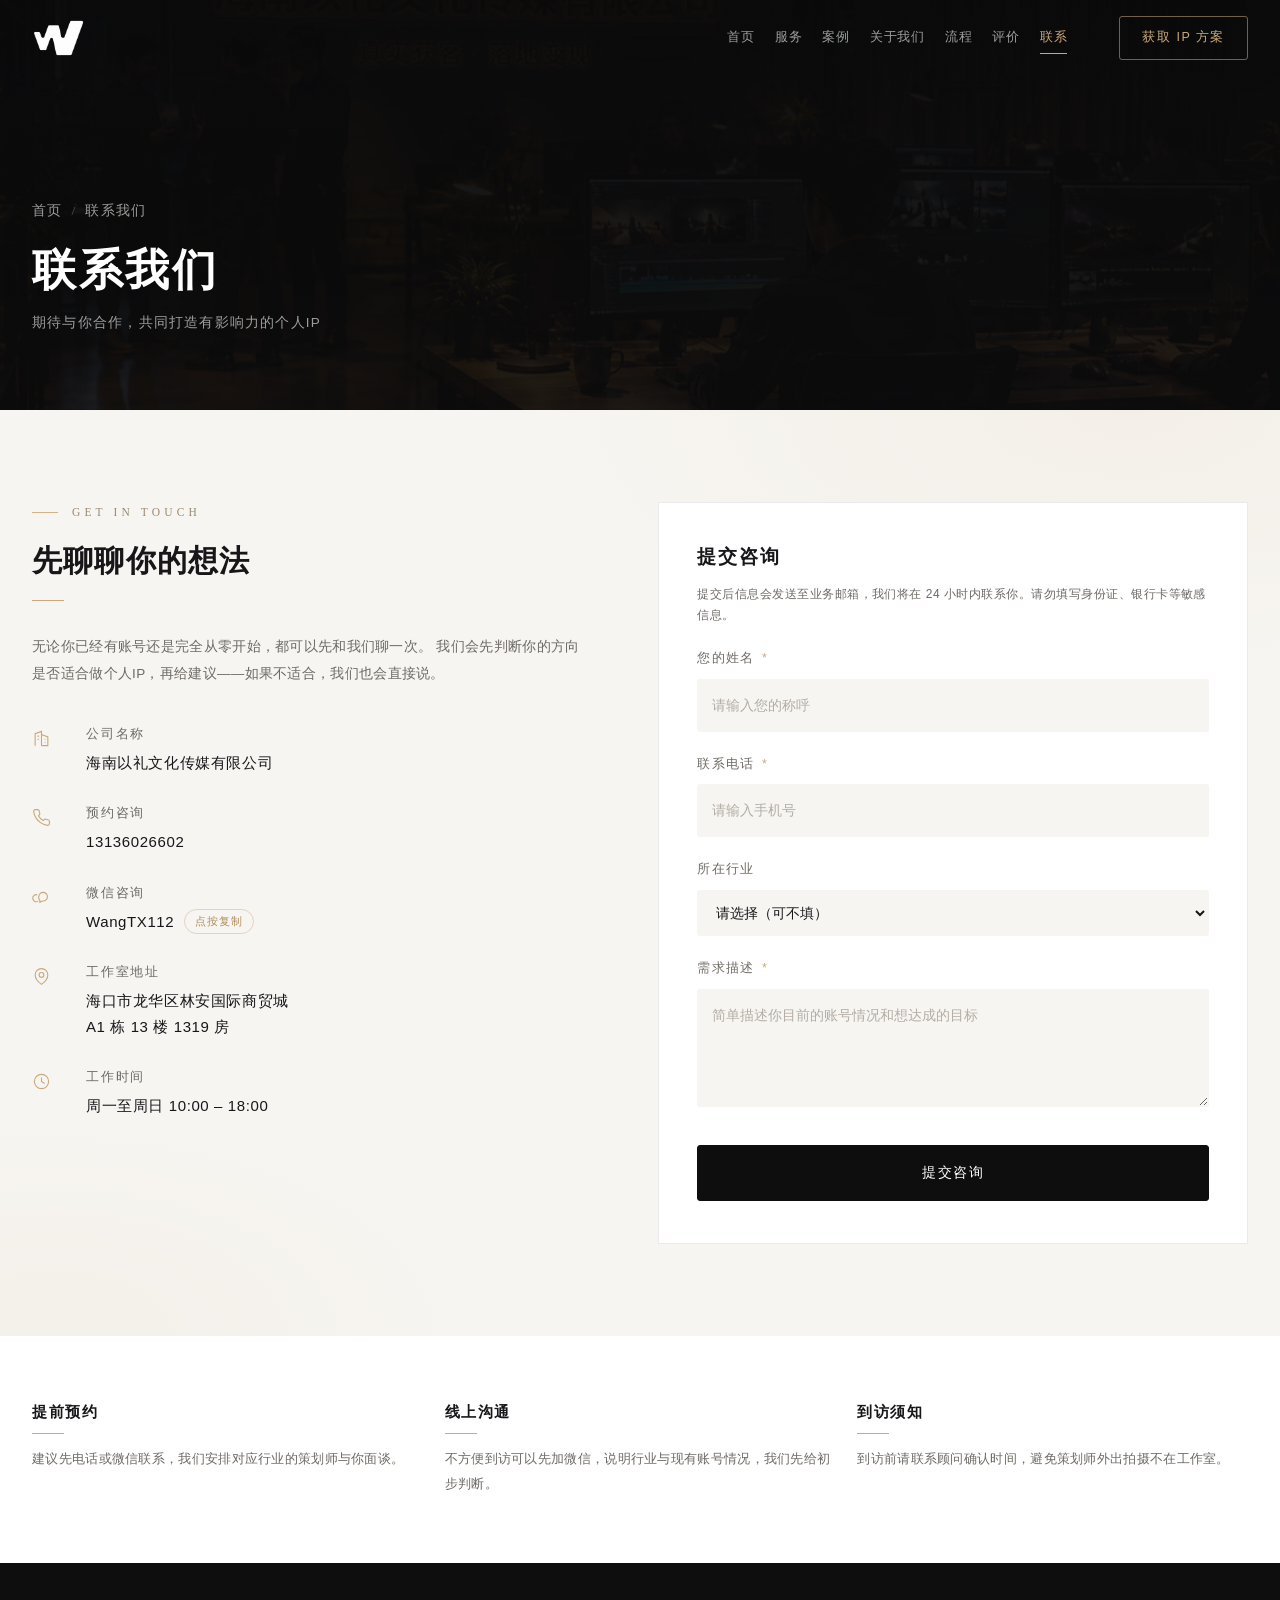
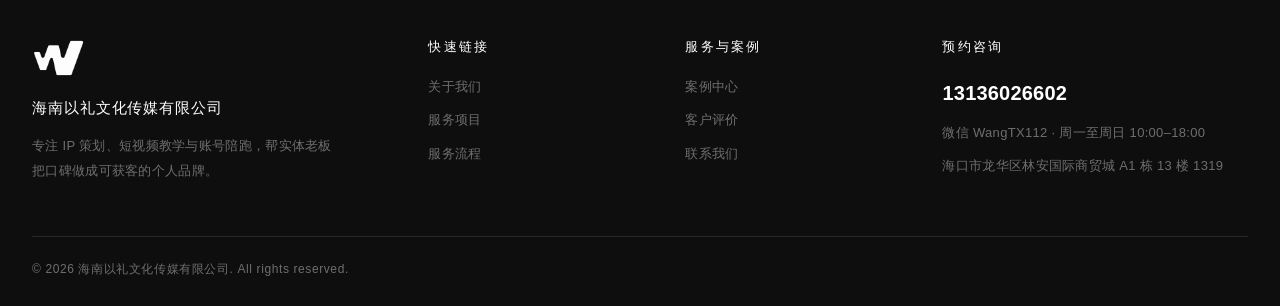
<file: contact.html>
<!DOCTYPE html>
<html lang="zh-CN">
<head>
<meta charset="UTF-8">
<meta name="viewport" content="width=device-width,initial-scale=1,viewport-fit=cover">
<title>联系与预约咨询：海口短视频服务 | 海南以礼文化传媒有限公司</title>
<meta name="description" content="联系海南以礼文化传媒有限公司，咨询短视频与老板IP服务。电话13136026602，微信WangTX112；工作室位于海口市龙华区林安国际商贸城A1栋13楼1319房，支持在线提交咨询。">
<link rel="canonical" href="https://yiliwenhua.online/contact.html">
<link rel="icon" href="assets/images/favicon.png" type="image/png">
<link rel="stylesheet" href="assets/css/base.css?v=20260915a">
<link rel="stylesheet" href="assets/css/layout.css?v=20260915a">
<link rel="stylesheet" href="assets/css/components.css?v=20260915a">
<link rel="stylesheet" href="assets/css/pages.css?v=20260915a">
<link rel="stylesheet" href="assets/css/responsive.css?v=20260915a">
<link rel="stylesheet" href="assets/css/motion.css?v=20260915a">
</head>
<body data-page="contact">
<div id="site-header"></div>
<script src="assets/js/layout.js?v=20260915a"></script>

<section class="phero">
  <div class="media" data-ph="about-1.jpg"><img src="assets/images/about-1.jpg" alt="工作室接待空间"></div>
  <div class="wrap phero-in">
    <p class="crumb"><a href="index.html">首页</a><i>/</i>联系我们</p>
    <h1>联系我们</h1>
    <p>期待与你合作，共同打造有影响力的个人IP</p>
  </div>
</section>

<section class="sec light">
  <div class="wrap contact-split">

    <!-- 左：联系信息 -->
    <div class="rv">
      <p class="eyebrow">Get In Touch</p>
      <h2 class="sec-title" style="font-size:30px">先聊聊你的想法</h2>
      <span class="rule left"></span>
      <p class="mt-m" style="font-size:13.5px;line-height:2.05;color:var(--tx-mid)">
        无论你已经有账号还是完全从零开始，都可以先和我们聊一次。
        我们会先判断你的方向是否适合做个人IP，再给建议——如果不适合，我们也会直接说。
      </p>

      <div class="cinfo cinfo-card">
        <div class="citem">
          <svg viewBox="0 0 24 24"><path d="M4 21V6l8-3v18M12 21h8V10l-8-3"/><path d="M7 9h2M7 13h2M16 13h1M16 17h1"/></svg>
          <div><h4>公司名称</h4><p>海南以礼文化传媒有限公司</p></div>
        </div>
        <div class="citem">
          <svg viewBox="0 0 24 24"><path d="M22 16.9v3a2 2 0 0 1-2.2 2 19.8 19.8 0 0 1-8.6-3.1 19.5 19.5 0 0 1-6-6A19.8 19.8 0 0 1 2.1 4.2 2 2 0 0 1 4.1 2h3a2 2 0 0 1 2 1.7c.1 1 .4 1.9.7 2.8a2 2 0 0 1-.5 2.1L8.1 9.9a16 16 0 0 0 6 6l1.3-1.3a2 2 0 0 1 2.1-.4c.9.3 1.8.5 2.8.6a2 2 0 0 1 1.7 2z"/></svg>
          <div><h4>预约咨询</h4><p><a href="tel:13136026602">13136026602</a></p></div>
        </div>
        <div class="citem">
          <svg viewBox="0 0 24 24"><path d="M8.5 11a5.5 5.5 0 1 1 4.6 5.4L10 18v-2.1A5.5 5.5 0 0 1 8.5 11z"/><path d="M6.5 8.5A4.5 4.5 0 1 0 8 16.6"/></svg>
          <div><h4>微信咨询</h4><p><button class="copy-wx" type="button" data-copy="WangTX112">WangTX112 <i>点按复制</i></button></p></div>
        </div>
        <div class="citem">
          <svg viewBox="0 0 24 24"><path d="M20 10c0 6-8 12-8 12s-8-6-8-12a8 8 0 0 1 16 0z"/><circle cx="12" cy="10" r="3"/></svg>
          <div><h4>工作室地址</h4><p>海口市龙华区林安国际商贸城<br>A1 栋 13 楼 1319 房</p></div>
        </div>
        <div class="citem">
          <svg viewBox="0 0 24 24"><circle cx="12" cy="12" r="9"/><path d="M12 7v5l4 2.5"/></svg>
          <div><h4>工作时间</h4><p>周一至周日 10:00 – 18:00</p></div>
        </div>
      </div>
    </div>

    <!-- 右：咨询表单 -->
    <div class="form rv" data-d="140">
      <h3>提交咨询</h3>
      <p class="form-tip">提交后信息会发送至业务邮箱，我们将在 24 小时内联系你。请勿填写身份证、银行卡等敏感信息。</p>
      <form id="leadForm"
            action="https://formsubmit.co/1843673363@qq.com"
            data-ajax-action="https://formsubmit.co/ajax/1843673363@qq.com"
            method="POST" novalidate>
        <input type="hidden" name="_subject" value="海南以礼官网｜新的客户咨询">
        <input type="hidden" name="_template" value="table">
        <input type="hidden" name="_captcha" value="false">
        <input type="hidden" name="来源" value="海南以礼文化传媒有限公司官网">
        <div class="form-trap" aria-hidden="true">
          <label for="f-website">网站</label>
          <input id="f-website" name="_honey" type="text" tabindex="-1" autocomplete="off">
        </div>
        <div class="field">
          <label for="f-name">您的姓名 <i>*</i></label>
          <input id="f-name" name="姓名" type="text" placeholder="请输入您的称呼" autocomplete="name" maxlength="80" required data-required>
          <span class="field-msg">请填写您的姓名</span>
        </div>
        <div class="field">
          <label for="f-tel">联系电话 <i>*</i></label>
          <input id="f-tel" name="联系电话" type="tel" placeholder="请输入手机号" autocomplete="tel" inputmode="tel" maxlength="30" required data-required>
          <span class="field-msg">请填写有效的联系电话</span>
        </div>
        <div class="field">
          <label for="f-industry">所在行业</label>
          <select id="f-industry" name="所在行业">
            <option value="">请选择（可不填）</option>
            <option>法律 / 财税 / 咨询</option>
            <option>医疗 / 健康</option>
            <option>教育 / 培训</option>
            <option>职场 / 人力资源</option>
            <option>创业 / 企业主</option>
            <option>美妆 / 时尚 / 生活方式</option>
            <option>其他</option>
          </select>
        </div>
        <div class="field">
          <label for="f-msg">需求描述 <i>*</i></label>
          <textarea id="f-msg" name="需求描述" placeholder="简单描述你目前的账号情况和想达成的目标" maxlength="2000" required data-required></textarea>
          <span class="field-msg">请简单描述你的需求</span>
        </div>
        <button class="btn btn-dark btn-block" type="submit">提交咨询</button>
        <div class="form-status" id="formStatus" role="status" aria-live="polite"></div>
      </form>
    </div>

  </div>
</section>

<!-- 到访指引 -->
<section class="sec-sm white">
  <div class="wrap">
    <div class="grid g3">
      <div class="rv">
        <h4 style="font-size:15px;letter-spacing:.1em">提前预约</h4>
        <span class="rule left" style="margin:12px 0"></span>
        <p style="font-size:13px;color:var(--tx-mid);line-height:1.95">建议先电话或微信联系，我们安排对应行业的策划师与你面谈。</p>
      </div>
      <div class="rv" data-d="80">
        <h4 style="font-size:15px;letter-spacing:.1em">线上沟通</h4>
        <span class="rule left" style="margin:12px 0"></span>
        <p style="font-size:13px;color:var(--tx-mid);line-height:1.95">不方便到访可以先加微信，说明行业与现有账号情况，我们先给初步判断。</p>
      </div>
      <div class="rv" data-d="160">
        <h4 style="font-size:15px;letter-spacing:.1em">到访须知</h4>
        <span class="rule left" style="margin:12px 0"></span>
        <p style="font-size:13px;color:var(--tx-mid);line-height:1.95">到访前请联系顾问确认时间，避免策划师外出拍摄不在工作室。</p>
      </div>
    </div>
  </div>
</section>

<div id="site-footer"></div>
<script src="assets/js/main.js?v=20260915a"></script>
</body>
</html>
</file>
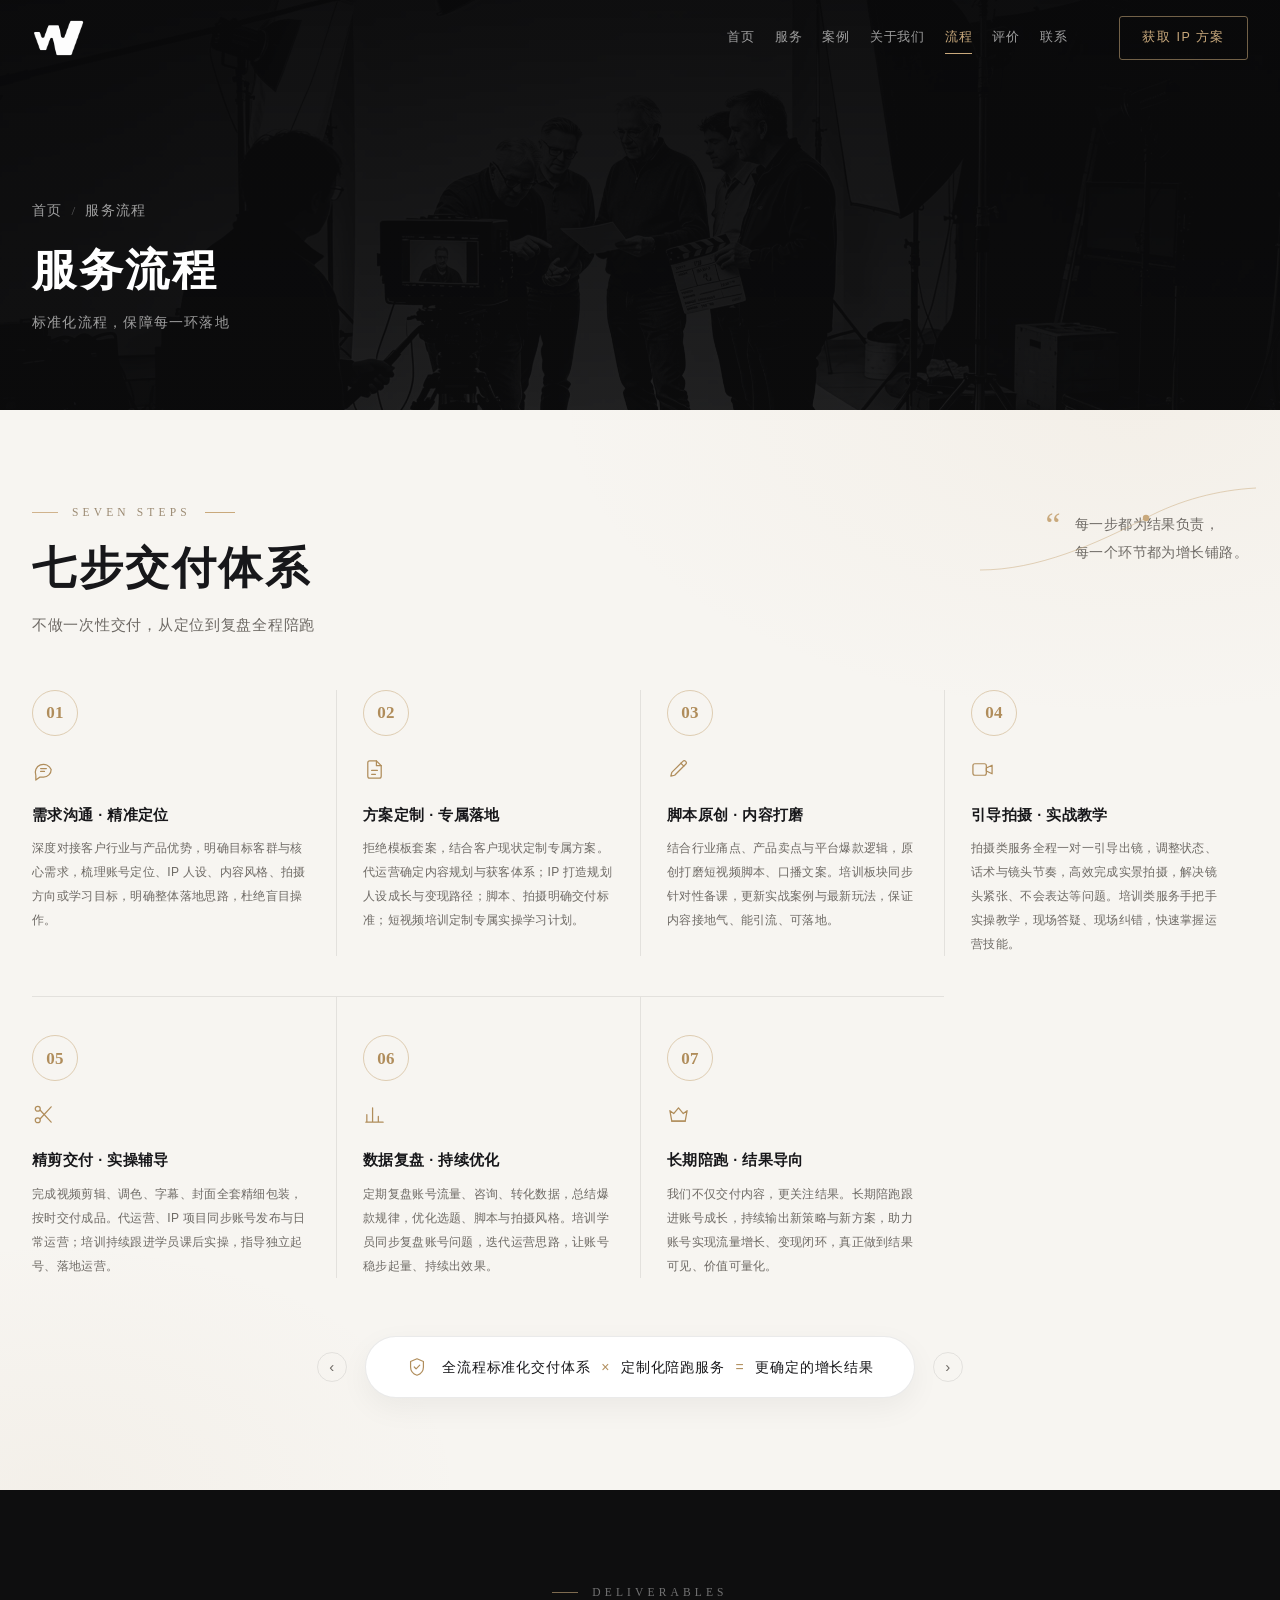
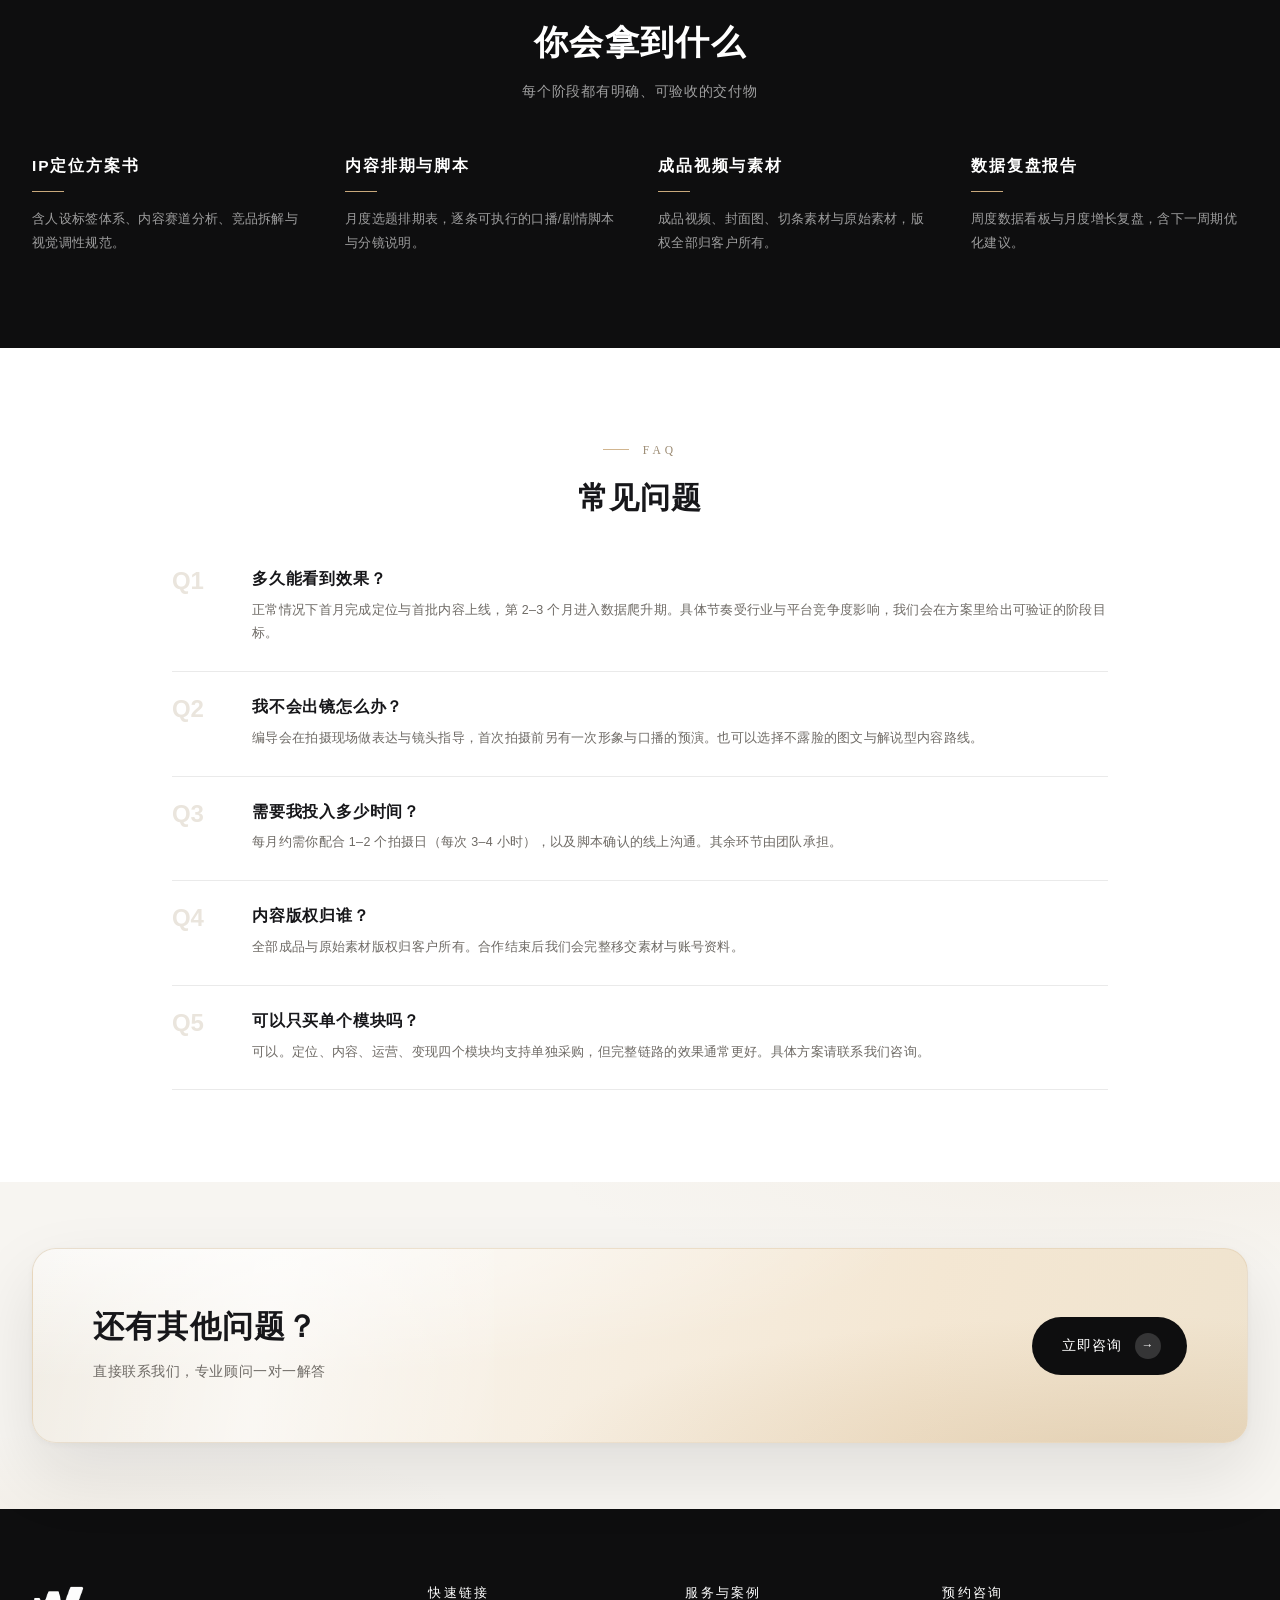
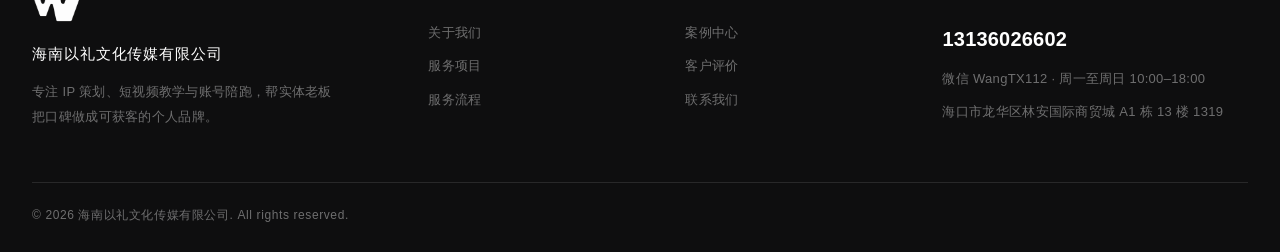
<file: process.html>
<!DOCTYPE html>
<html lang="zh-CN">
<head>
<meta charset="UTF-8">
<meta name="viewport" content="width=device-width,initial-scale=1,viewport-fit=cover">
<title>短视频服务流程与交付内容 | 海南以礼文化传媒有限公司</title>
<meta name="description" content="了解海南以礼文化传媒有限公司的短视频服务流程：需求沟通、方案定制、脚本原创、引导拍摄、精剪交付、数据复盘与售后陪跑，并查看交付内容和常见合作问题。">
<link rel="canonical" href="https://yiliwenhua.online/process.html">
<link rel="icon" href="assets/images/favicon.png" type="image/png">
<link rel="stylesheet" href="assets/css/base.css?v=20260915a">
<link rel="stylesheet" href="assets/css/layout.css?v=20260915a">
<link rel="stylesheet" href="assets/css/components.css?v=20260915a">
<link rel="stylesheet" href="assets/css/pages.css?v=20260915a">
<link rel="stylesheet" href="assets/css/responsive.css?v=20260915a">
<link rel="stylesheet" href="assets/css/motion.css?v=20260915a">
</head>
<body data-page="process">
<div id="site-header"></div>
<script src="assets/js/layout.js?v=20260915a"></script>

<section class="phero">
  <div class="media" data-ph="hero-2.jpg"><img src="assets/images/hero-2.jpg" alt="拍摄棚工作流程"></div>
  <div class="wrap phero-in">
    <p class="crumb"><a href="index.html">首页</a><i>/</i>服务流程</p>
    <h1>服务流程</h1>
    <p>标准化流程，保障每一环落地</p>
  </div>
</section>

<section class="sec light">
  <div class="wrap">
    <div class="proc-head">
      <div class="rv">
        <p class="eyebrow eyebrow-l">Seven Steps</p>
        <h2 class="proc-title">七步交付体系</h2>
        <p class="sec-sub">不做一次性交付，从定位到复盘全程陪跑</p>
      </div>
      <blockquote class="proc-quote rv" data-d="120">
        <span class="pq-mark" aria-hidden="true">&ldquo;</span>
        <p>每一步都为结果负责，<br>每一个环节都为增长铺路。</p>
      </blockquote>
      <span class="proc-arc" aria-hidden="true">
        <svg viewBox="0 0 280 90"><path d="M2 86C60 86 118 60 168 34 202 16 240 6 278 4"/><circle cx="168" cy="34" r="3.2"/></svg>
      </span>
    </div>

    <div class="proc-grid mt-l">
      <div class="pstep rv">
        <span class="ps-n">01</span>
        <span class="ps-ic"><svg viewBox="0 0 24 24"><path d="M20 12a8 8 0 0 1-8 8H8l-4 3v-4.6A8 8 0 1 1 20 12z"/><path d="M9 11h6M9 14h4"/></svg></span>
        <h4>需求沟通 · 精准定位</h4>
        <p>深度对接客户行业与产品优势，明确目标客群与核心需求，梳理账号定位、IP 人设、内容风格、拍摄方向或学习目标，明确整体落地思路，杜绝盲目操作。</p>
      </div>
      <div class="pstep rv" data-d="70">
        <span class="ps-n">02</span>
        <span class="ps-ic"><svg viewBox="0 0 24 24"><path d="M14 3H7a2 2 0 0 0-2 2v14a2 2 0 0 0 2 2h10a2 2 0 0 0 2-2V8z"/><path d="M14 3v5h5M9 13h6M9 17h4"/></svg></span>
        <h4>方案定制 · 专属落地</h4>
        <p>拒绝模板套案，结合客户现状定制专属方案。代运营确定内容规划与获客体系；IP 打造规划人设成长与变现路径；脚本、拍摄明确交付标准；短视频培训定制专属实操学习计划。</p>
      </div>
      <div class="pstep rv" data-d="140">
        <span class="ps-n">03</span>
        <span class="ps-ic"><svg viewBox="0 0 24 24"><path d="M16.5 3.5a2.1 2.1 0 0 1 3 3L8 18l-4 1 1-4z"/><path d="M14.5 5.5l3 3"/></svg></span>
        <h4>脚本原创 · 内容打磨</h4>
        <p>结合行业痛点、产品卖点与平台爆款逻辑，原创打磨短视频脚本、口播文案。培训板块同步针对性备课，更新实战案例与最新玩法，保证内容接地气、能引流、可落地。</p>
      </div>
      <div class="pstep rv" data-d="210">
        <span class="ps-n">04</span>
        <span class="ps-ic"><svg viewBox="0 0 24 24"><rect x="2" y="6" width="14" height="12" rx="2"/><path d="M16 10.5l6-3v9l-6-3z"/></svg></span>
        <h4>引导拍摄 · 实战教学</h4>
        <p>拍摄类服务全程一对一引导出镜，调整状态、话术与镜头节奏，高效完成实景拍摄，解决镜头紧张、不会表达等问题。培训类服务手把手实操教学，现场答疑、现场纠错，快速掌握运营技能。</p>
      </div>
      <div class="pstep rv">
        <span class="ps-n">05</span>
        <span class="ps-ic"><svg viewBox="0 0 24 24"><circle cx="6" cy="18" r="2.6"/><circle cx="6" cy="6" r="2.6"/><path d="M20 4L8.6 16.4M8.6 7.6L20 20"/></svg></span>
        <h4>精剪交付 · 实操辅导</h4>
        <p>完成视频剪辑、调色、字幕、封面全套精细包装，按时交付成品。代运营、IP 项目同步账号发布与日常运营；培训持续跟进学员课后实操，指导独立起号、落地运营。</p>
      </div>
      <div class="pstep rv" data-d="70">
        <span class="ps-n">06</span>
        <span class="ps-ic"><svg viewBox="0 0 24 24"><path d="M4 20V12M10 20V5M16 20v-6M21 20H3"/></svg></span>
        <h4>数据复盘 · 持续优化</h4>
        <p>定期复盘账号流量、咨询、转化数据，总结爆款规律，优化选题、脚本与拍摄风格。培训学员同步复盘账号问题，迭代运营思路，让账号稳步起量、持续出效果。</p>
      </div>
      <div class="pstep rv" data-d="140">
        <span class="ps-n">07</span>
        <span class="ps-ic"><svg viewBox="0 0 24 24"><path d="M3 8l4 3 5-6 5 6 4-3-2 11H5z"/><path d="M5 19h14"/></svg></span>
        <h4>长期陪跑 · 结果导向</h4>
        <p>我们不仅交付内容，更关注结果。长期陪跑跟进账号成长，持续输出新策略与新方案，助力账号实现流量增长、变现闭环，真正做到结果可见、价值可量化。</p>
      </div>
    </div>

    <div class="proc-sum rv">
      <i aria-hidden="true">‹</i>
      <div class="proc-sum-in">
        <svg viewBox="0 0 24 24"><path d="M12 3l7 3v6c0 4.2-2.9 7.6-7 9-4.1-1.4-7-4.8-7-9V6z"/><path d="M9 12l2 2 4-4"/></svg>
        <p>全流程标准化交付体系 <em>×</em> 定制化陪跑服务 <em>=</em> 更确定的增长结果</p>
      </div>
      <i aria-hidden="true">›</i>
    </div>
  </div>
</section>

<section class="sec dark">
  <div class="wrap">
    <div class="center rv">
      <p class="eyebrow">Deliverables</p>
      <h2 class="sec-title">你会拿到什么</h2>
      <p class="sec-sub">每个阶段都有明确、可验收的交付物</p>
    </div>
    <div class="values mt-l">
      <div class="value rv"><h4>IP定位方案书</h4><span class="rule left"></span><p>含人设标签体系、内容赛道分析、竞品拆解与视觉调性规范。</p></div>
      <div class="value rv" data-d="100"><h4>内容排期与脚本</h4><span class="rule left"></span><p>月度选题排期表，逐条可执行的口播/剧情脚本与分镜说明。</p></div>
      <div class="value rv" data-d="200"><h4>成品视频与素材</h4><span class="rule left"></span><p>成品视频、封面图、切条素材与原始素材，版权全部归客户所有。</p></div>
      <div class="value rv" data-d="300"><h4>数据复盘报告</h4><span class="rule left"></span><p>周度数据看板与月度增长复盘，含下一周期优化建议。</p></div>
    </div>
  </div>
</section>

<section class="sec white">
  <div class="wrap wrap-n">
    <div class="center rv">
      <p class="eyebrow">FAQ</p>
      <h2 class="sec-title" style="font-size:30px">常见问题</h2>
    </div>
    <ul class="steps mt-l">
      <li class="step rv"><span class="step-n">Q1</span><div><h4>多久能看到效果？</h4><p>正常情况下首月完成定位与首批内容上线，第 2–3 个月进入数据爬升期。具体节奏受行业与平台竞争度影响，我们会在方案里给出可验证的阶段目标。</p></div></li>
      <li class="step rv" data-d="80"><span class="step-n">Q2</span><div><h4>我不会出镜怎么办？</h4><p>编导会在拍摄现场做表达与镜头指导，首次拍摄前另有一次形象与口播的预演。也可以选择不露脸的图文与解说型内容路线。</p></div></li>
      <li class="step rv" data-d="160"><span class="step-n">Q3</span><div><h4>需要我投入多少时间？</h4><p>每月约需你配合 1–2 个拍摄日（每次 3–4 小时），以及脚本确认的线上沟通。其余环节由团队承担。</p></div></li>
      <li class="step rv" data-d="240"><span class="step-n">Q4</span><div><h4>内容版权归谁？</h4><p>全部成品与原始素材版权归客户所有。合作结束后我们会完整移交素材与账号资料。</p></div></li>
      <li class="step rv" data-d="320"><span class="step-n">Q5</span><div><h4>可以只买单个模块吗？</h4><p>可以。定位、内容、运营、变现四个模块均支持单独采购，但完整链路的效果通常更好。具体方案请联系我们咨询。</p></div></li>
    </ul>
  </div>
</section>

<section class="sec-sm light">
  <div class="wrap">
    <div class="cta-card rv">
      <div>
        <h2>还有其他问题？</h2>
        <p>直接联系我们，专业顾问一对一解答</p>
      </div>
      <a class="btn-pill" href="contact.html">立即咨询 <i>→</i></a>
    </div>
  </div>
</section>

<div id="site-footer"></div>
<script src="assets/js/main.js?v=20260915a"></script>
</body>
</html>
</file>
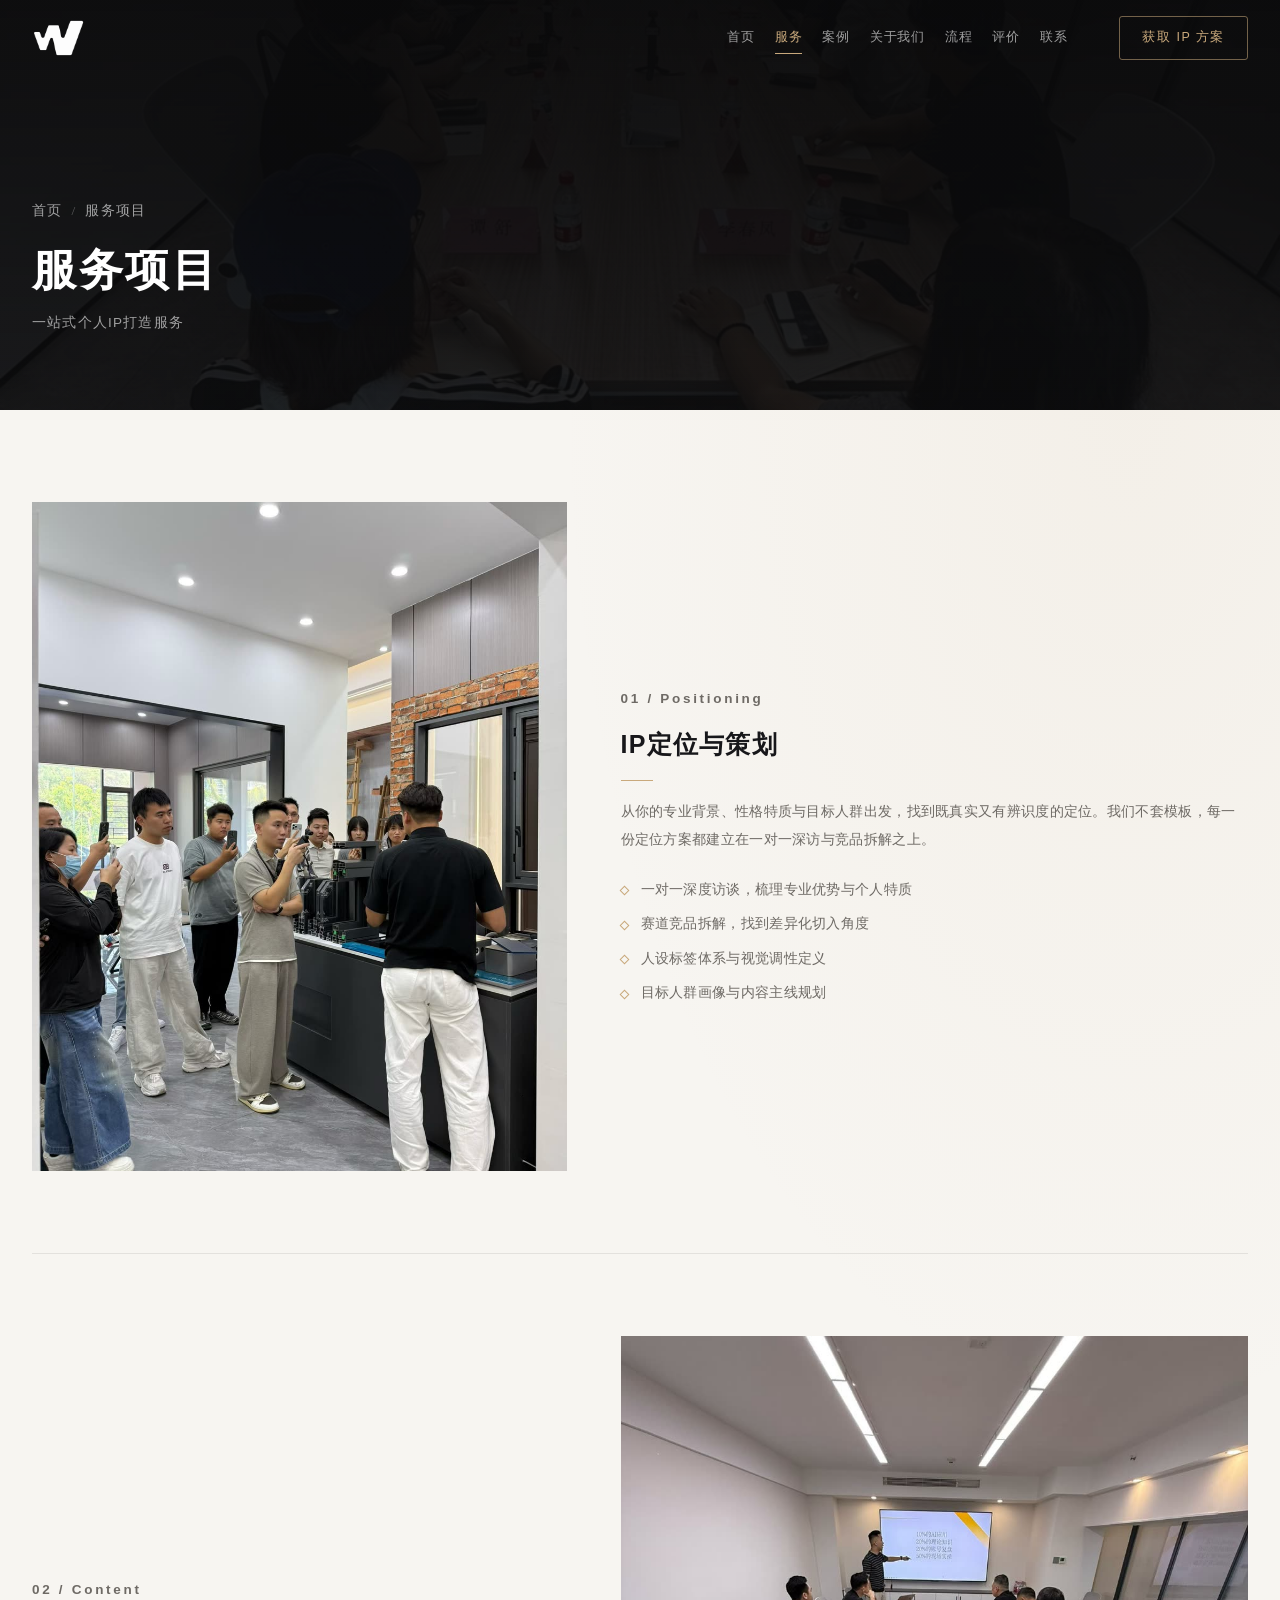
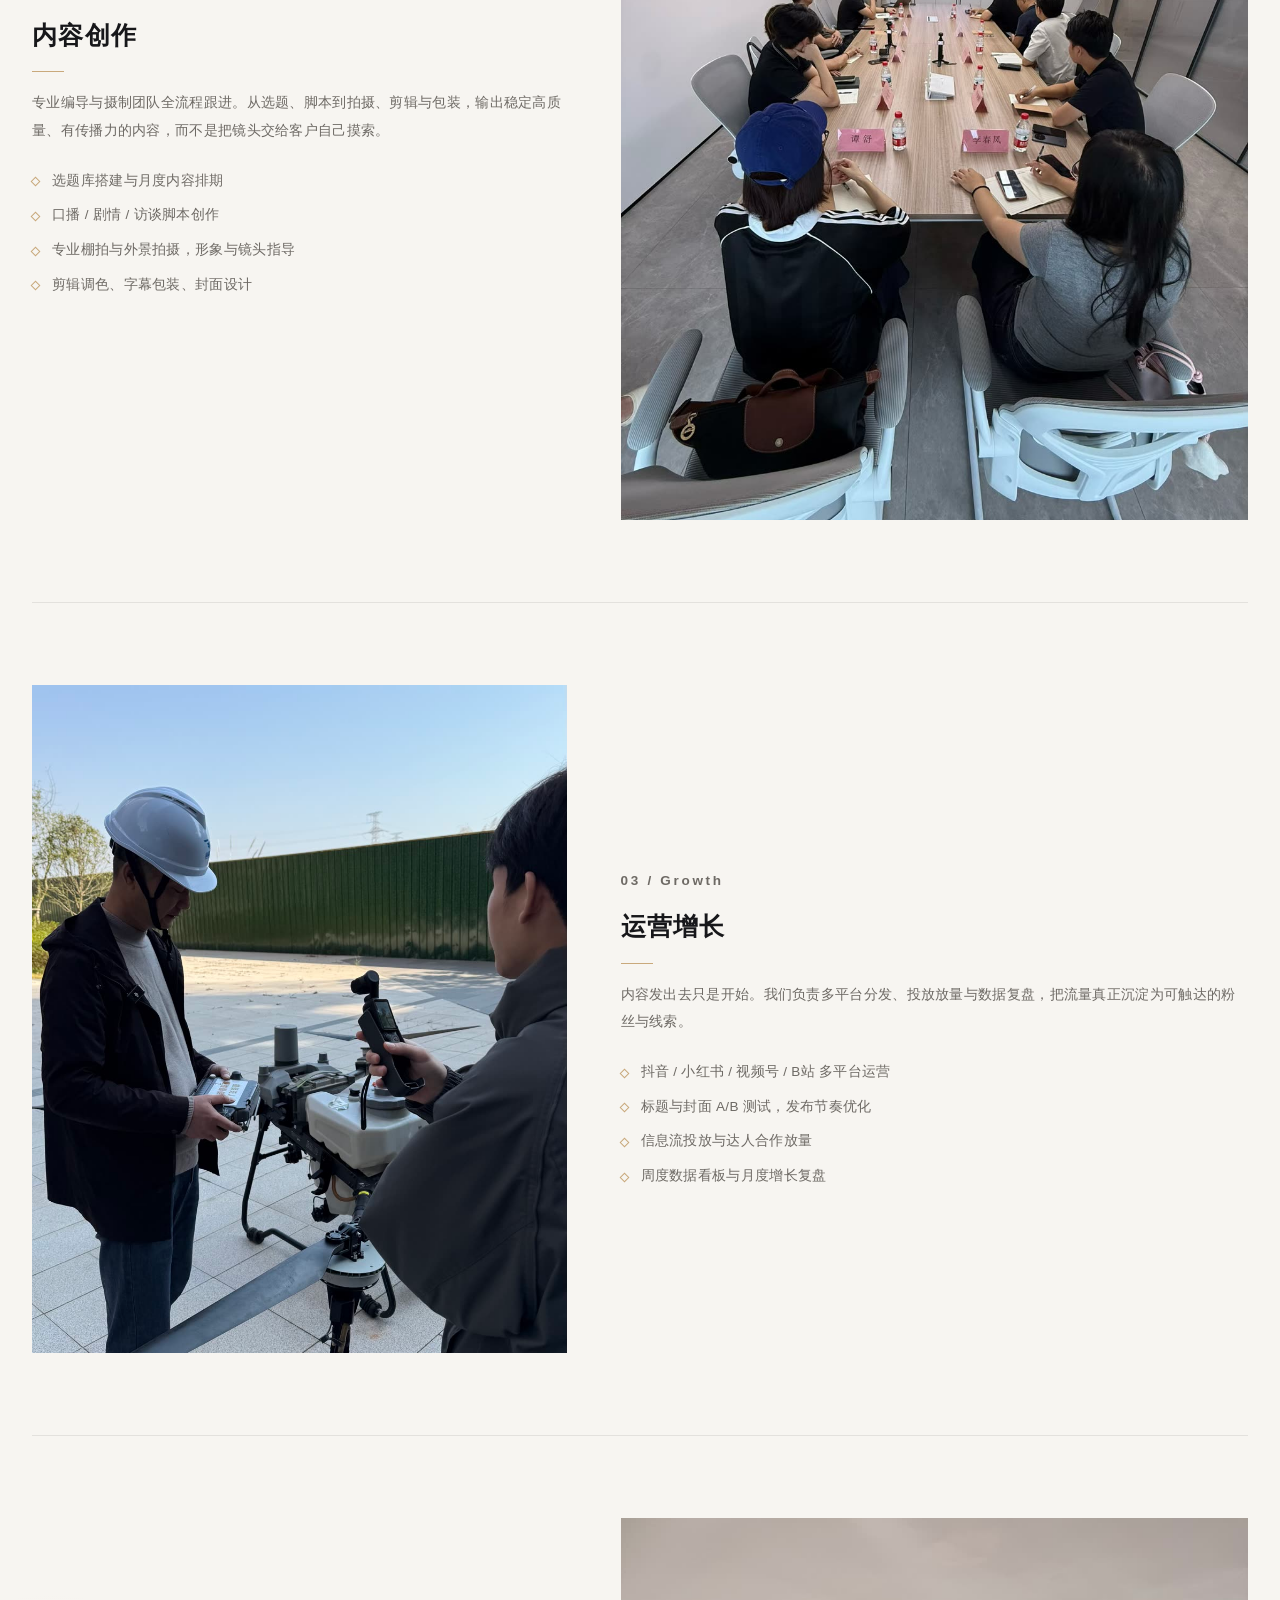
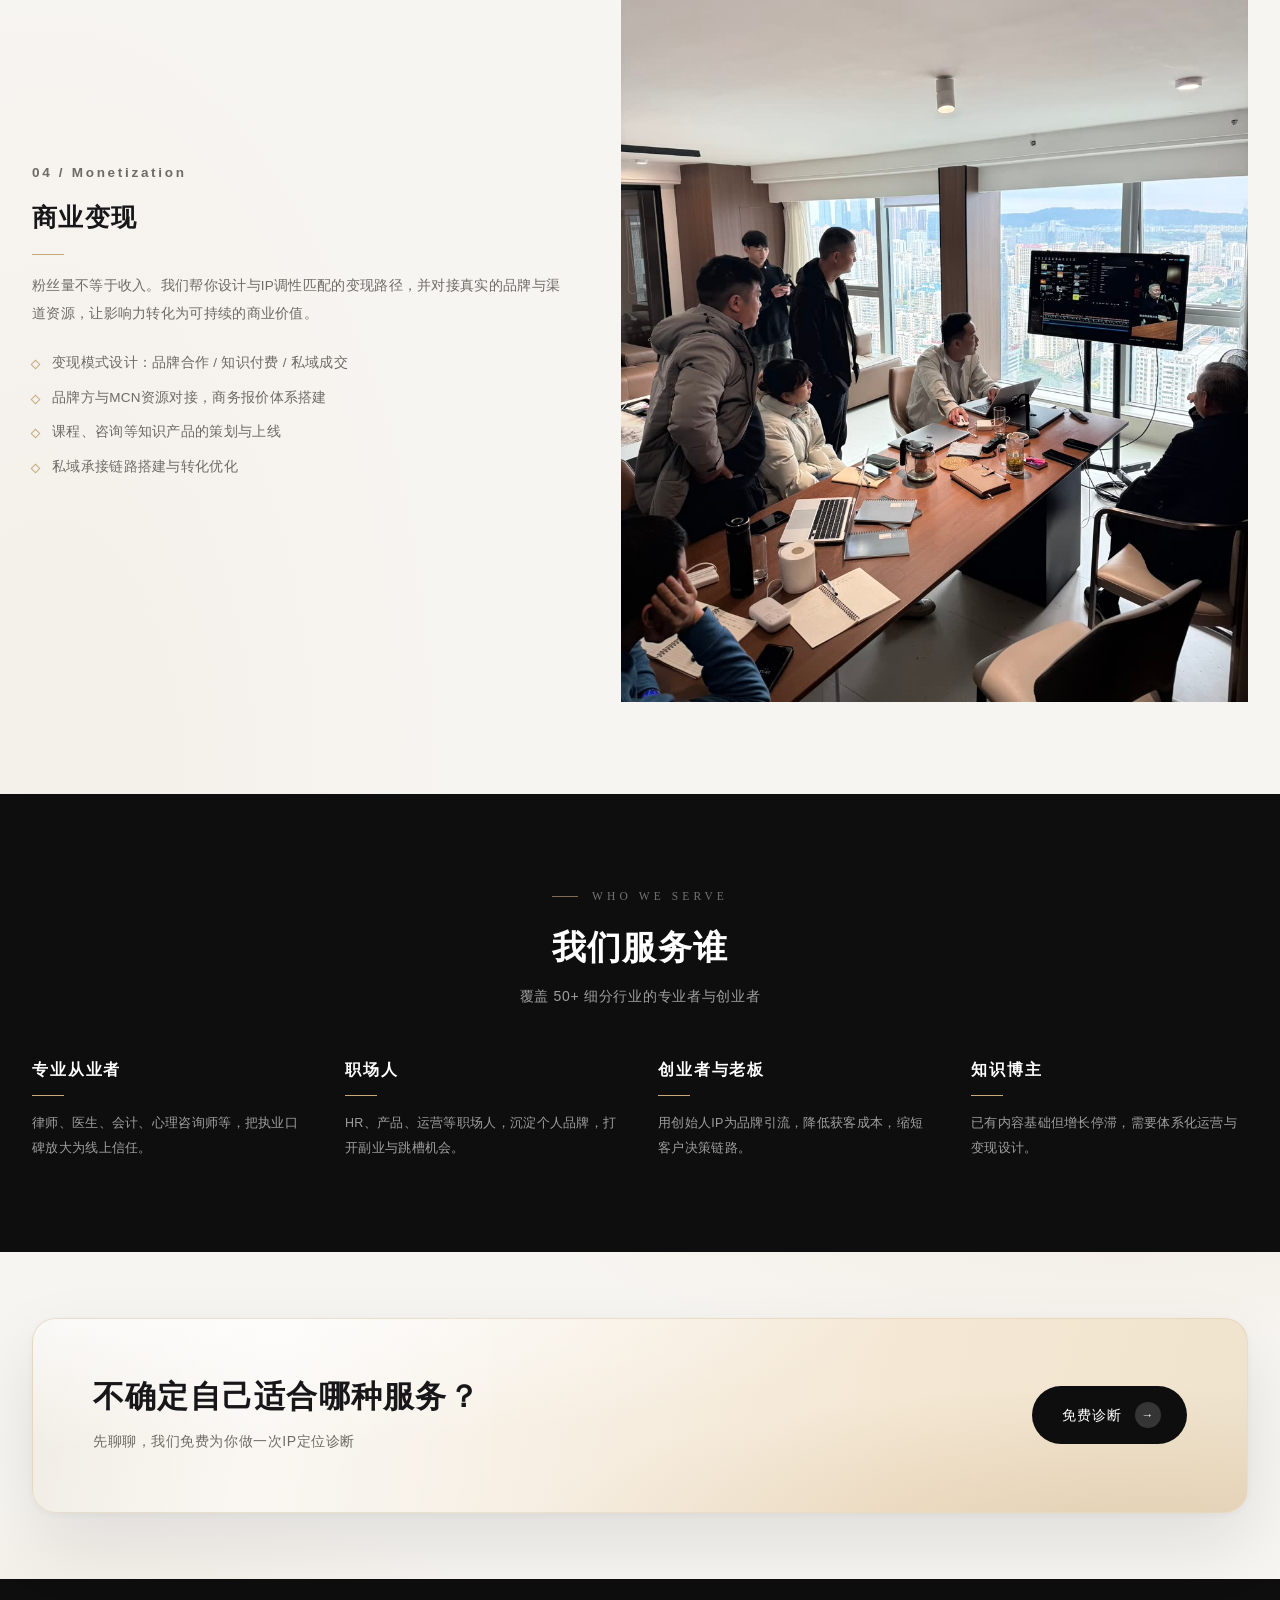
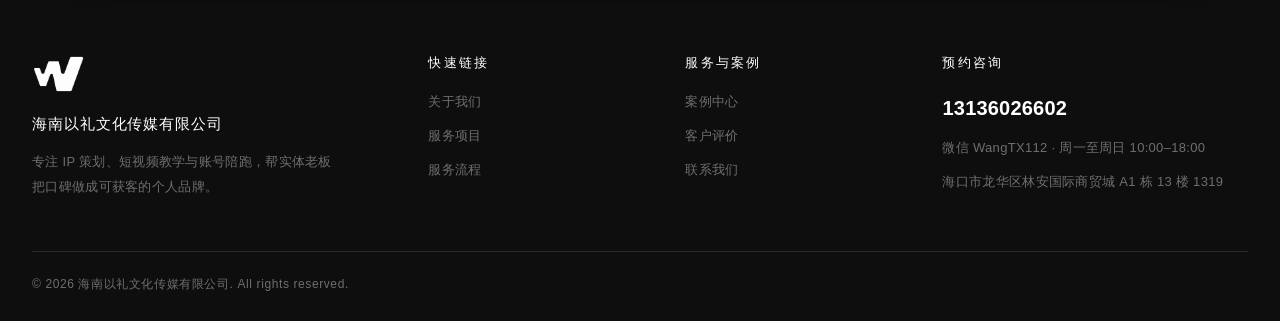
<file: services.html>
<!DOCTYPE html>
<html lang="zh-CN">
<head>
<meta charset="UTF-8">
<meta name="viewport" content="width=device-width,initial-scale=1,viewport-fit=cover">
<title>短视频与老板IP服务：策划、制作与运营 | 海南以礼文化传媒有限公司</title>
<meta name="description" content="海南以礼文化传媒有限公司提供IP定位与策划、短视频内容创作、账号运营增长和商业变现服务，覆盖访谈定位、选题脚本、拍摄剪辑、多平台运营、数据复盘与私域转化。">
<link rel="canonical" href="https://yiliwenhua.online/services.html">
<link rel="icon" href="assets/images/favicon.png" type="image/png">
<link rel="stylesheet" href="assets/css/base.css?v=20260915a">
<link rel="stylesheet" href="assets/css/layout.css?v=20260915a">
<link rel="stylesheet" href="assets/css/components.css?v=20260915a">
<link rel="stylesheet" href="assets/css/pages.css?v=20260915a">
<link rel="stylesheet" href="assets/css/responsive.css?v=20260915a">
<link rel="stylesheet" href="assets/css/motion.css?v=20260915a">
</head>
<body data-page="services">
<div id="site-header"></div>
<script src="assets/js/layout.js?v=20260915a"></script>

<section class="phero">
  <div class="media" data-ph="service-2.jpg"><img src="assets/images/service-2.jpg" alt="内容创作现场"></div>
  <div class="wrap phero-in">
    <p class="crumb"><a href="index.html">首页</a><i>/</i>服务项目</p>
    <h1>服务项目</h1>
    <p>一站式个人IP打造服务</p>
  </div>
</section>

<section class="sec light">
  <div class="wrap">

    <div class="srow rv" id="positioning">
      <div class="media port srow-media zoom" data-ph="service-1.jpg">
        <img src="assets/images/service-1.jpg" alt="店内实操带练：一群人举手机拍摄">
      </div>
      <div>
        <p class="srow-num">01 / Positioning</p>
        <h3>IP定位与策划</h3>
        <span class="rule left"></span>
        <p>从你的专业背景、性格特质与目标人群出发，找到既真实又有辨识度的定位。我们不套模板，每一份定位方案都建立在一对一深访与竞品拆解之上。</p>
        <ul class="slist">
          <li>一对一深度访谈，梳理专业优势与个人特质</li>
          <li>赛道竞品拆解，找到差异化切入角度</li>
          <li>人设标签体系与视觉调性定义</li>
          <li>目标人群画像与内容主线规划</li>
        </ul>
      </div>
    </div>

    <div class="srow rv" id="content">
      <div class="media port srow-media zoom" data-ph="service-2.jpg">
        <img src="assets/images/service-2.jpg" alt="会议室培训现场：讲解课程结构与实操占比">
      </div>
      <div>
        <p class="srow-num">02 / Content</p>
        <h3>内容创作</h3>
        <span class="rule left"></span>
        <p>专业编导与摄制团队全流程跟进。从选题、脚本到拍摄、剪辑与包装，输出稳定高质量、有传播力的内容，而不是把镜头交给客户自己摸索。</p>
        <ul class="slist">
          <li>选题库搭建与月度内容排期</li>
          <li>口播 / 剧情 / 访谈脚本创作</li>
          <li>专业棚拍与外景拍摄，形象与镜头指导</li>
          <li>剪辑调色、字幕包装、封面设计</li>
        </ul>
      </div>
    </div>

    <div class="srow rv" id="growth">
      <div class="media port srow-media zoom" data-ph="service-3.jpg">
        <img src="assets/images/service-3.jpg" alt="户外实拍现场：操作设备取景">
      </div>
      <div>
        <p class="srow-num">03 / Growth</p>
        <h3>运营增长</h3>
        <span class="rule left"></span>
        <p>内容发出去只是开始。我们负责多平台分发、投放放量与数据复盘，把流量真正沉淀为可触达的粉丝与线索。</p>
        <ul class="slist">
          <li>抖音 / 小红书 / 视频号 / B站 多平台运营</li>
          <li>标题与封面 A/B 测试，发布节奏优化</li>
          <li>信息流投放与达人合作放量</li>
          <li>周度数据看板与月度增长复盘</li>
        </ul>
      </div>
    </div>

    <div class="srow rv" id="monetize">
      <div class="media port srow-media zoom" data-ph="service-4.jpg">
        <img src="assets/images/service-4.jpg" alt="会议室复盘现场：一起看片讨论内容优化">
      </div>
      <div>
        <p class="srow-num">04 / Monetization</p>
        <h3>商业变现</h3>
        <span class="rule left"></span>
        <p>粉丝量不等于收入。我们帮你设计与IP调性匹配的变现路径，并对接真实的品牌与渠道资源，让影响力转化为可持续的商业价值。</p>
        <ul class="slist">
          <li>变现模式设计：品牌合作 / 知识付费 / 私域成交</li>
          <li>品牌方与MCN资源对接，商务报价体系搭建</li>
          <li>课程、咨询等知识产品的策划与上线</li>
          <li>私域承接链路搭建与转化优化</li>
        </ul>
      </div>
    </div>

  </div>
</section>

<section class="sec dark">
  <div class="wrap">
    <div class="center rv">
      <p class="eyebrow">Who We Serve</p>
      <h2 class="sec-title">我们服务谁</h2>
      <p class="sec-sub">覆盖 50+ 细分行业的专业者与创业者</p>
    </div>
    <div class="values mt-l">
      <div class="value rv"><h4>专业从业者</h4><span class="rule left"></span><p>律师、医生、会计、心理咨询师等，把执业口碑放大为线上信任。</p></div>
      <div class="value rv" data-d="100"><h4>职场人</h4><span class="rule left"></span><p>HR、产品、运营等职场人，沉淀个人品牌，打开副业与跳槽机会。</p></div>
      <div class="value rv" data-d="200"><h4>创业者与老板</h4><span class="rule left"></span><p>用创始人IP为品牌引流，降低获客成本，缩短客户决策链路。</p></div>
      <div class="value rv" data-d="300"><h4>知识博主</h4><span class="rule left"></span><p>已有内容基础但增长停滞，需要体系化运营与变现设计。</p></div>
    </div>
  </div>
</section>

<section class="sec-sm light">
  <div class="wrap">
    <div class="cta-card rv">
      <div>
        <h2>不确定自己适合哪种服务？</h2>
        <p>先聊聊，我们免费为你做一次IP定位诊断</p>
      </div>
      <a class="btn-pill" href="contact.html">免费诊断 <i>→</i></a>
    </div>
  </div>
</section>

<div id="site-footer"></div>
<script src="assets/js/main.js?v=20260915a"></script>
</body>
</html>
</file>
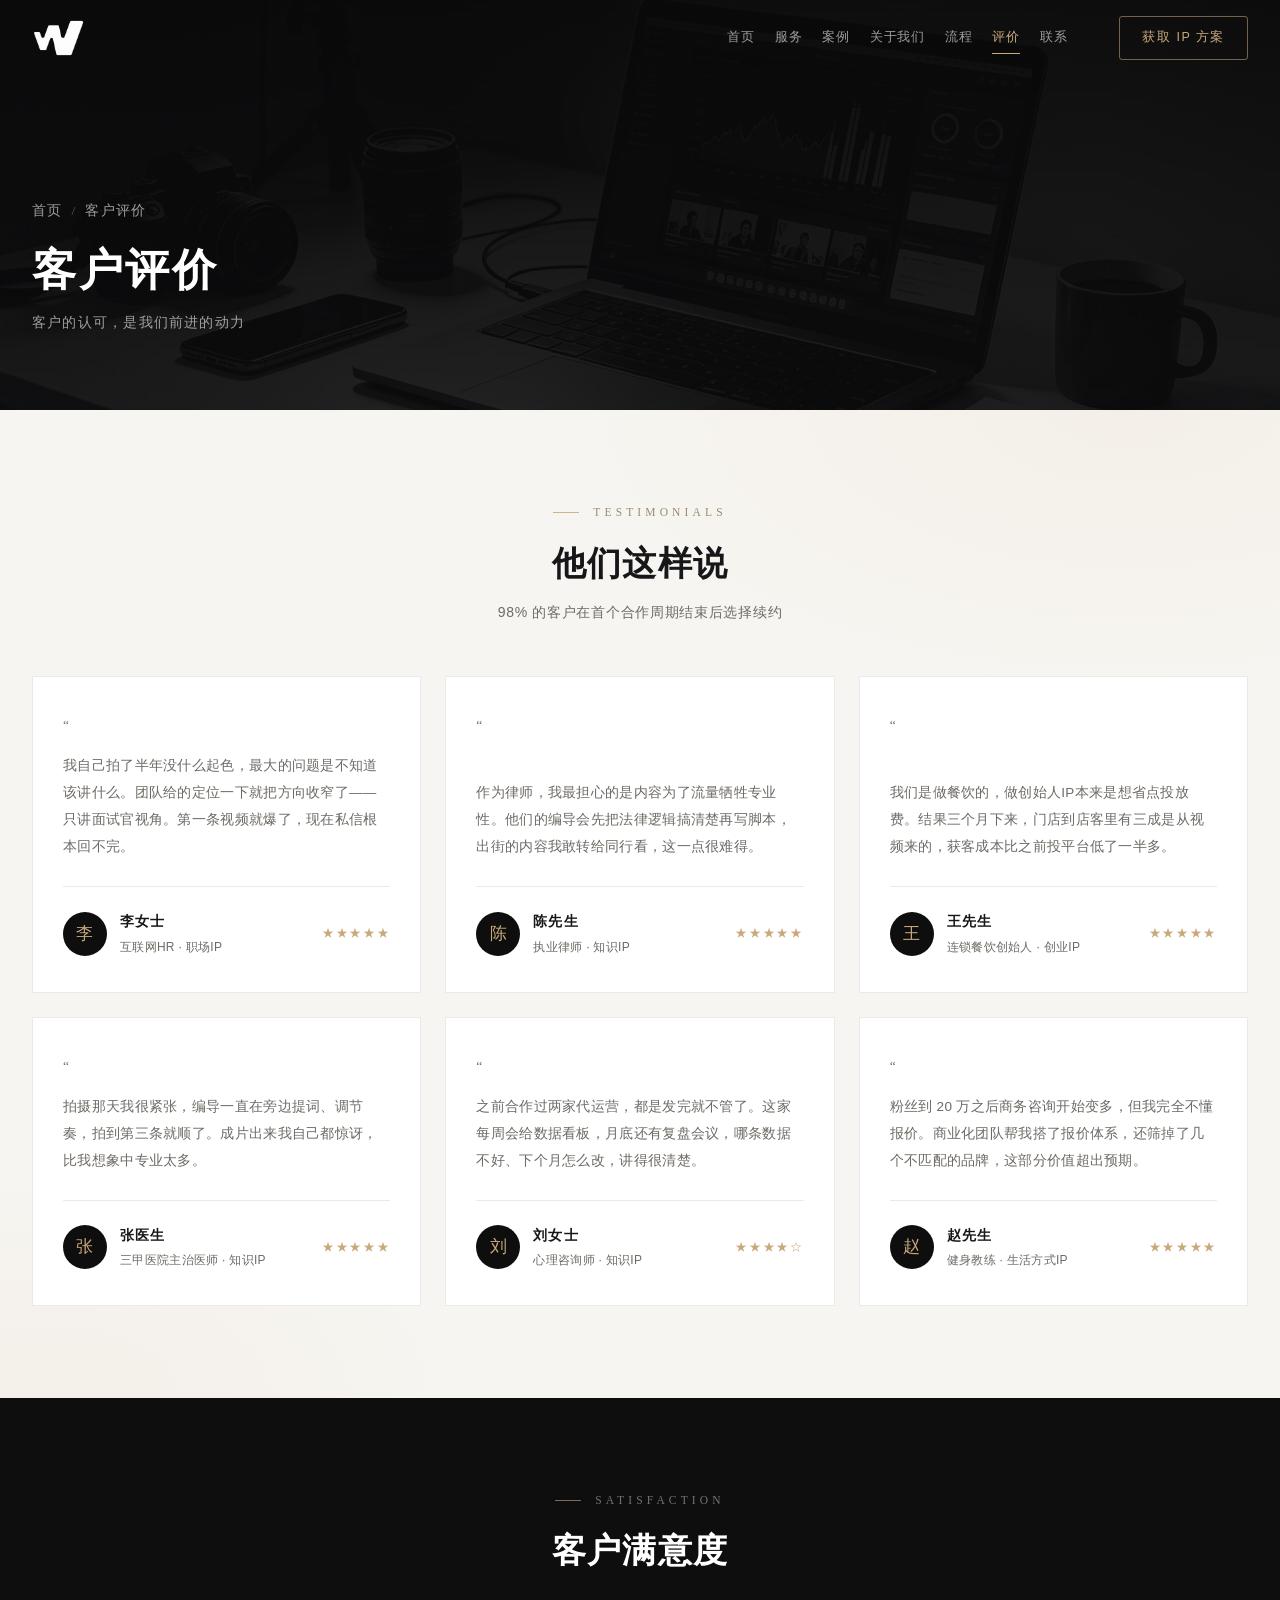
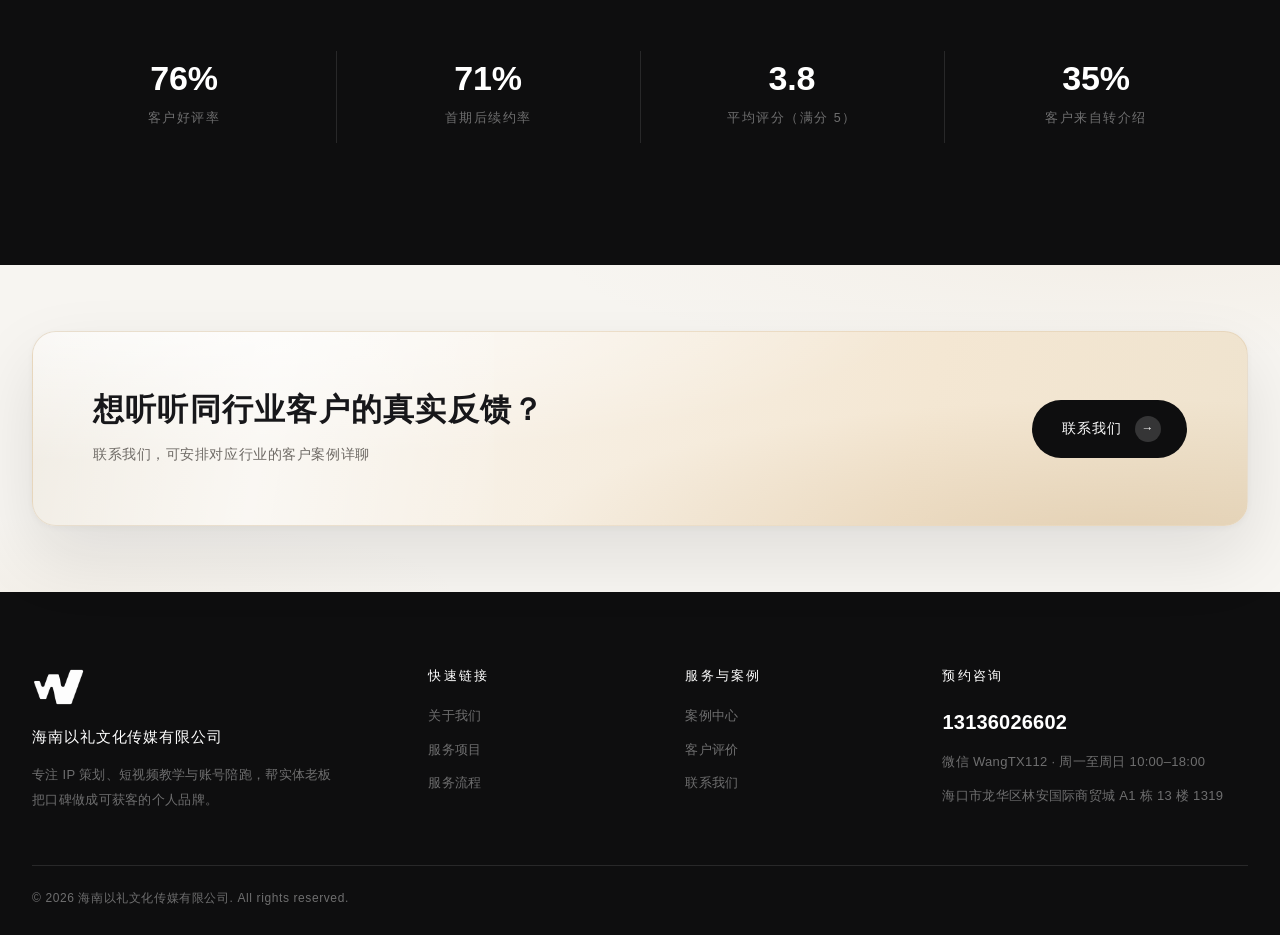
<file: testimonials.html>
<!DOCTYPE html>
<html lang="zh-CN">
<head>
<meta charset="UTF-8">
<meta name="viewport" content="width=device-width,initial-scale=1,viewport-fit=cover">
<title>客户评价与合作反馈 | 海南以礼文化传媒有限公司</title>
<meta name="description" content="查看海南以礼文化传媒有限公司的客户评价与合作反馈，了解不同职业与行业客户对IP定位、短视频拍摄、账号运营和商业化服务的体验，并联系团队咨询对应行业的合作案例。">
<link rel="canonical" href="https://yiliwenhua.online/testimonials.html">
<link rel="icon" href="assets/images/favicon.png" type="image/png">
<link rel="stylesheet" href="assets/css/base.css?v=20260915a">
<link rel="stylesheet" href="assets/css/layout.css?v=20260915a">
<link rel="stylesheet" href="assets/css/components.css?v=20260915a">
<link rel="stylesheet" href="assets/css/pages.css?v=20260915a">
<link rel="stylesheet" href="assets/css/responsive.css?v=20260915a">
<link rel="stylesheet" href="assets/css/motion.css?v=20260915a">
</head>
<body data-page="testimonials">
<div id="site-header"></div>
<script src="assets/js/layout.js?v=20260915a"></script>

<section class="phero">
  <div class="media" data-ph="hero-3.jpg"><img src="assets/images/hero-3.jpg" alt="客户沟通现场"></div>
  <div class="wrap phero-in">
    <p class="crumb"><a href="index.html">首页</a><i>/</i>客户评价</p>
    <h1>客户评价</h1>
    <p>客户的认可，是我们前进的动力</p>
  </div>
</section>

<section class="sec light">
  <div class="wrap">
    <div class="center rv">
      <p class="eyebrow">Testimonials</p>
      <h2 class="sec-title">他们这样说</h2>
      <p class="sec-sub">98% 的客户在首个合作周期结束后选择续约</p>
    </div>

    <div class="tm-grid mt-l">
      <div class="tm rv">
        <p class="tm-q">“</p>
        <p>我自己拍了半年没什么起色，最大的问题是不知道该讲什么。团队给的定位一下就把方向收窄了——只讲面试官视角。第一条视频就爆了，现在私信根本回不完。</p>
        <div class="tm-who">
          <div class="tm-av"><span class="tm-avatar" aria-hidden="true">李</span></div>
          <div class="tm-id"><b>李女士</b><span>互联网HR · 职场IP</span></div>
          <span class="stars">★★★★★</span>
        </div>
      </div>

      <div class="tm rv" data-d="80">
        <p class="tm-q">“</p>
        <p>作为律师，我最担心的是内容为了流量牺牲专业性。他们的编导会先把法律逻辑搞清楚再写脚本，出街的内容我敢转给同行看，这一点很难得。</p>
        <div class="tm-who">
          <div class="tm-av"><span class="tm-avatar" aria-hidden="true">陈</span></div>
          <div class="tm-id"><b>陈先生</b><span>执业律师 · 知识IP</span></div>
          <span class="stars">★★★★★</span>
        </div>
      </div>

      <div class="tm rv" data-d="160">
        <p class="tm-q">“</p>
        <p>我们是做餐饮的，做创始人IP本来是想省点投放费。结果三个月下来，门店到店客里有三成是从视频来的，获客成本比之前投平台低了一半多。</p>
        <div class="tm-who">
          <div class="tm-av"><span class="tm-avatar" aria-hidden="true">王</span></div>
          <div class="tm-id"><b>王先生</b><span>连锁餐饮创始人 · 创业IP</span></div>
          <span class="stars">★★★★★</span>
        </div>
      </div>

      <div class="tm rv">
        <p class="tm-q">“</p>
        <p>拍摄那天我很紧张，编导一直在旁边提词、调节奏，拍到第三条就顺了。成片出来我自己都惊讶，比我想象中专业太多。</p>
        <div class="tm-who">
          <div class="tm-av"><span class="tm-avatar" aria-hidden="true">张</span></div>
          <div class="tm-id"><b>张医生</b><span>三甲医院主治医师 · 知识IP</span></div>
          <span class="stars">★★★★★</span>
        </div>
      </div>

      <div class="tm rv" data-d="80">
        <p class="tm-q">“</p>
        <p>之前合作过两家代运营，都是发完就不管了。这家每周会给数据看板，月底还有复盘会议，哪条数据不好、下个月怎么改，讲得很清楚。</p>
        <div class="tm-who">
          <div class="tm-av"><span class="tm-avatar" aria-hidden="true">刘</span></div>
          <div class="tm-id"><b>刘女士</b><span>心理咨询师 · 知识IP</span></div>
          <span class="stars">★★★★☆</span>
        </div>
      </div>

      <div class="tm rv" data-d="160">
        <p class="tm-q">“</p>
        <p>粉丝到 20 万之后商务咨询开始变多，但我完全不懂报价。商业化团队帮我搭了报价体系，还筛掉了几个不匹配的品牌，这部分价值超出预期。</p>
        <div class="tm-who">
          <div class="tm-av"><span class="tm-avatar" aria-hidden="true">赵</span></div>
          <div class="tm-id"><b>赵先生</b><span>健身教练 · 生活方式IP</span></div>
          <span class="stars">★★★★★</span>
        </div>
      </div>
    </div>
  </div>
</section>

<!-- 满意度数据 -->
<section class="sec dark">
  <div class="wrap">
    <div class="center rv">
      <p class="eyebrow">Satisfaction</p>
      <h2 class="sec-title">客户满意度</h2>
    </div>
    <div class="stats rv" style="margin-top:48px">
      <div class="stats-in">
        <div class="stat"><b><span data-count="99" data-suffix="%">99%</span></b><span>客户好评率</span></div>
        <div class="stat"><b><span data-count="92" data-suffix="%">92%</span></b><span>首期后续约率</span></div>
        <div class="stat"><b><span data-count="4.9">4.9</span></b><span>平均评分（满分 5）</span></div>
        <div class="stat"><b><span data-count="46" data-suffix="%">46%</span></b><span>客户来自转介绍</span></div>
      </div>
    </div>
  </div>
</section>

<section class="sec-sm light">
  <div class="wrap">
    <div class="cta-card rv">
      <div>
        <h2>想听听同行业客户的真实反馈？</h2>
        <p>联系我们，可安排对应行业的客户案例详聊</p>
      </div>
      <a class="btn-pill" href="contact.html">联系我们 <i>→</i></a>
    </div>
  </div>
</section>

<div id="site-footer"></div>
<script src="assets/js/main.js?v=20260915a"></script>
</body>
</html>
</file>
<file: assets/css/base.css>
/* ============ 海南以礼文化传媒有限公司 · 设计令牌与基础样式 ============ */
:root{
  --ink:#0E0E0F;          /* 主深色背景 */
  --ink-2:#141415;        /* 深色卡片 */
  --ink-3:#232325;        /* 深色描边 */
  --cream:#F7F5F1;        /* 浅色区块背景（暖白） */
  --cream-2:#EAE5DD;      /* 浅色描边/装饰 */
  --gold:#C9A97C;         /* 金色主强调 */
  --gold-d:#B08D5B;       /* 金色深 */
  --eyebrow:#9B8A72;      /* 小标英文（浅底） */
  --tx-dark:#17171A;
  --tx-mid:#6E6A65;
  --tx-light:#FFFFFF;
  --tx-dim:rgba(255,255,255,.60);
  --tx-dim-2:rgba(255,255,255,.40);
  --line-d:rgba(255,255,255,.11);
  --line-l:rgba(23,23,26,.09);

  --f-sans:-apple-system,BlinkMacSystemFont,"PingFang SC","Hiragino Sans GB","Microsoft YaHei","Helvetica Neue",Arial,sans-serif;
  --f-en:"Optima","Didot","Cormorant Garamond",Georgia,"Times New Roman",serif;
  --f-num:-apple-system,BlinkMacSystemFont,"Helvetica Neue",Arial,"PingFang SC",sans-serif;
  --f-serif:"Songti SC","Source Han Serif SC","Noto Serif SC","STSong",Georgia,serif;

  --wrap:1280px;
  --pad:40px;
  --section-y:92px;
  --section-y-sm:66px;
  --fs-hero:clamp(40px,5.9vw,84px);
  --fs-page-hero:clamp(30px,3.6vw,44px);
  --fs-section:34px;
  --r:3px;
  --r-card:14px;
  --shadow-rest:0 8px 24px rgba(23,20,16,.05);
  --shadow-lift:0 24px 54px rgba(23,20,16,.13);
  --ease:cubic-bezier(.22,.61,.36,1);
}

*,*::before,*::after{box-sizing:border-box}
html{-webkit-text-size-adjust:100%;scroll-behavior:smooth}
body{
  margin:0;font-family:var(--f-sans);background:var(--cream);color:var(--tx-dark);
  font-size:15px;line-height:1.75;letter-spacing:.02em;
  -webkit-font-smoothing:antialiased;-moz-osx-font-smoothing:grayscale;
}
img,video,iframe{max-width:100%;display:block;border:0}
img{height:auto}
svg{max-width:100%}
a{color:inherit;text-decoration:none;transition:color .3s var(--ease),opacity .3s var(--ease)}
/* 触屏点按不出现系统默认灰色高亮，反馈交给 :active 样式 */
a,button,input,textarea,select,label{-webkit-tap-highlight-color:transparent}
ul,ol{margin:0;padding:0;list-style:none}
h1,h2,h3,h4,h5{margin:0;font-weight:600;line-height:1.3;letter-spacing:.01em}
p{margin:0}
button,input,textarea,select{max-width:100%;font:inherit;color:inherit}
::selection{background:var(--gold);color:#fff}

/* ---------- 布局工具 ---------- */
.wrap{
  width:100%;max-width:var(--wrap);margin:0 auto;
  padding-left:max(var(--pad),env(safe-area-inset-left,0px));
  padding-right:max(var(--pad),env(safe-area-inset-right,0px));
}
.wrap-n{max-width:1000px}
.sec{padding:var(--section-y) 0}
.sec-sm{padding:var(--section-y-sm) 0}
.sec.first{padding-top:150px}   /* 无 Banner 的浅色页，避让固定页头 */
.dark{background:var(--ink);color:var(--tx-light)}
.dark p{color:var(--tx-dim)}
.light{
  background:
    radial-gradient(72% 46% at 88% 0%,rgba(201,169,124,.075) 0%,rgba(201,169,124,0) 62%),
    radial-gradient(56% 40% at 4% 100%,rgba(176,141,91,.05) 0%,rgba(176,141,91,0) 58%),
    var(--cream);
  color:var(--tx-dark);
}
.white{background:#fff}
.center{text-align:center}
.grid{display:grid;gap:22px}
.grid>*,.g2>*,.g3>*,.g4>*{min-width:0}
.g2{grid-template-columns:repeat(2,minmax(0,1fr))}
.g3{grid-template-columns:repeat(3,minmax(0,1fr))}
.g4{grid-template-columns:repeat(4,minmax(0,1fr))}
.mt-s{margin-top:16px}.mt-m{margin-top:32px}.mt-l{margin-top:52px}.mt-xl{margin-top:78px}

/* ---------- 标题组 ---------- */
.eyebrow{
  font-family:var(--f-en);font-size:11.5px;letter-spacing:.36em;text-transform:uppercase;
  color:var(--eyebrow);margin-bottom:18px;font-weight:500;
  display:flex;align-items:center;gap:14px;
}
.eyebrow::before{content:"";flex:none;width:26px;height:1px;background:var(--gold);opacity:.85}
.center .eyebrow{justify-content:center}
.dark .eyebrow{color:rgba(255,255,255,.42)}
.dark .eyebrow::before{background:rgba(201,169,124,.7)}
.sec-title{font-size:var(--fs-section);letter-spacing:.04em;font-weight:600}
.sec-sub{margin-top:15px;font-size:14px;color:var(--tx-mid);letter-spacing:.05em}
.dark .sec-sub{color:var(--tx-dim)}
.rule{display:block;width:32px;height:1px;background:var(--gold);margin:20px auto 0}
.rule.left{margin-left:0}

/* ---------- 按钮 ---------- */
.btn{
  display:inline-flex;align-items:center;justify-content:center;gap:10px;
  padding:15px 32px;font-size:13.5px;letter-spacing:.12em;border:1px solid transparent;
  border-radius:var(--r);cursor:pointer;transition:all .35s var(--ease);white-space:nowrap;
}
.btn-gold{background:var(--gold);color:#1A1512;border-color:var(--gold)}
.btn-gold:hover{background:var(--gold-d);border-color:var(--gold-d);color:#fff}
.btn-ghost{border-color:rgba(255,255,255,.30);color:var(--tx-light);background:transparent}
.btn-ghost:hover{border-color:var(--gold);color:var(--gold)}
.btn-dark{background:var(--ink);color:#fff;border-color:var(--ink)}
.btn-dark:hover{background:var(--gold);border-color:var(--gold);color:#1A1512}
.btn-line{border-color:rgba(23,23,26,.28);color:var(--tx-dark)}
.btn-line:hover{background:var(--tx-dark);color:#fff;border-color:var(--tx-dark)}
.btn-white{background:#fff;color:var(--tx-dark);border-color:#fff}
.btn-white:hover{background:var(--tx-dark);color:#fff;border-color:var(--tx-dark)}
.btn-block{width:100%}
.link-more{
  display:inline-flex;align-items:center;gap:8px;font-size:12.5px;letter-spacing:.09em;color:var(--tx-dark);
}
.link-more i{width:15px;height:1px;background:currentColor;transition:width .3s var(--ease)}
.link-more:hover{color:var(--gold)}
.link-more:hover i{width:25px}
.dark .link-more{color:var(--tx-dim)}

/* ---------- 图片占位（素材未上传时优雅降级） ---------- */
.media{
  display:block;position:relative;width:100%;min-width:0;overflow:hidden;background:
    linear-gradient(135deg,#1C1C1E 0%,#2A2A2C 46%,#131314 100%);
}
.media::after{
  content:attr(data-ph);position:absolute;inset:0;z-index:0;
  display:flex;align-items:center;justify-content:center;text-align:center;padding:12px;
  font-family:var(--f-en);font-size:11px;letter-spacing:.18em;color:rgba(255,255,255,.28);
}
.media>img,.media>video{
  position:absolute;inset:0;z-index:1;width:100%;height:100%;
  object-fit:cover;transition:transform 1.1s var(--ease);
}
.media.tall{aspect-ratio:3/4}
.media.sq{aspect-ratio:1/1}
.media.wide{aspect-ratio:16/9}
.media.port{aspect-ratio:4/5}
.media.land{aspect-ratio:3/2}
.zoom:hover .media>img{transform:scale(1.05)}

/* ---------- 入场动画 ---------- */
.rv{opacity:0;transform:translateY(24px);transition:opacity .9s var(--ease),transform .9s var(--ease)}
.rv.in{opacity:1;transform:none}
@media (prefers-reduced-motion:reduce){
  .rv{opacity:1;transform:none;transition:none}
  html{scroll-behavior:auto}
}
</file>
<file: assets/css/layout.css>
/* ============ 页头 / 导航 ============ */
.hdr{
  position:fixed;top:0;left:0;right:0;z-index:120;
  transition:background .4s var(--ease),border-color .4s var(--ease);
  border-bottom:1px solid transparent;
  padding:calc(16px + env(safe-area-inset-top,0px)) 0 16px;
}
.hdr-in{display:flex;align-items:center;gap:28px}
.hdr-in>*{min-width:0}
.hdr.solid{background:rgba(14,14,15,.93);backdrop-filter:saturate(160%) blur(14px);border-bottom-color:var(--line-d)}
.hdr.on-light{background:rgba(255,255,255,.95);backdrop-filter:saturate(160%) blur(14px);border-bottom-color:var(--line-l)}

.logo{display:flex;align-items:center;color:var(--tx-light);margin-right:auto}
.on-light .logo{color:var(--tx-dark)}
.logo-mk{
  display:block;height:38px;flex:none;
}
.logo-mk img{display:block;height:100%;width:auto}
.logo-mk .lg-d{display:none}
.on-light .logo-mk .lg-l{display:none}
.on-light .logo-mk .lg-d{display:block}

.nav{display:flex;align-items:center;gap:26px;margin-right:32px}
.nav a{font-size:13px;letter-spacing:.06em;color:var(--tx-dim);position:relative;padding:5px 0}
.on-light .nav a{color:var(--tx-mid)}
.nav a::after{
  content:"";position:absolute;left:0;right:100%;bottom:0;height:1px;background:var(--gold);
  transition:right .35s var(--ease);
}
.nav a:hover,.nav a[aria-current="page"]{color:var(--gold)}
.nav a:hover::after,.nav a[aria-current="page"]::after{right:0}
.hdr-cta{display:flex;align-items:center;gap:12px}
.hdr .btn{padding:10px 22px;font-size:12.5px}
.hdr .btn-ghost{border-color:rgba(201,169,124,.55);color:var(--gold)}
.hdr .btn-ghost:hover{background:var(--gold);border-color:var(--gold);color:#1A1512}
.on-light .btn-ghost{border-color:rgba(23,23,26,.24);color:var(--tx-dark)}
.on-light .btn-ghost:hover{border-color:var(--gold);color:var(--gold)}

/* 汉堡菜单 */
.burger{display:none;width:44px;height:44px;max-width:none;flex:none;background:none;border:0;cursor:pointer;position:relative}
.burger span{position:absolute;left:9px;right:9px;height:1.5px;background:currentColor;transition:.35s var(--ease)}
.burger span:nth-child(1){top:15px}
.burger span:nth-child(2){top:22px}
.burger span:nth-child(3){top:29px}
body.menu-open .burger span:nth-child(1){transform:translateY(7px) rotate(45deg)}
body.menu-open .burger span:nth-child(2){opacity:0}
body.menu-open .burger span:nth-child(3){transform:translateY(-7px) rotate(-45deg)}
.drawer{
  position:fixed;inset:0;z-index:110;background:var(--ink);
  width:100%;
  height:100vh;height:100dvh;overflow-y:auto;overscroll-behavior:contain;
  -webkit-overflow-scrolling:touch;
  padding:calc(96px + env(safe-area-inset-top,0px))
          max(24px,env(safe-area-inset-right,0px))
          calc(40px + env(safe-area-inset-bottom,0px))
          max(24px,env(safe-area-inset-left,0px));
  display:flex;flex-direction:column;gap:6px;
  opacity:0;visibility:hidden;transform:translateY(-12px);transition:.4s var(--ease);
}
body.menu-open .drawer{opacity:1;visibility:visible;transform:none}
body.menu-open{overflow:hidden}
.drawer a{
  font-size:19px;letter-spacing:.1em;color:var(--tx-light);padding:15px 4px;
  border-bottom:1px solid var(--line-d);
}
.drawer a:hover{color:var(--gold)}
.drawer .btn{margin-top:26px}

/* 抽屉底部联系入口：电话直拨 + 微信复制，缩短手机端转化路径 */
.drawer-ct{margin-top:auto;padding-top:24px;border-top:1px solid var(--line-d)}
.drawer-ct-t{display:block;font-size:11px;letter-spacing:.1em;color:var(--tx-dim-2)}
.drawer .drawer-tel{
  display:inline-flex;align-items:center;gap:10px;margin-top:12px;padding:4px 0;min-height:44px;
  font-family:var(--f-num);font-size:26px;font-weight:700;letter-spacing:.02em;color:var(--gold);
  border-bottom:0;
}
.drawer .drawer-tel svg{width:18px;height:18px;flex:none;stroke:currentColor;fill:none;stroke-width:1.6;stroke-linecap:round;stroke-linejoin:round}
.drawer-wx{
  display:flex;align-items:center;gap:10px;margin-top:2px;padding:8px 0;min-height:44px;
  background:none;border:0;cursor:pointer;text-align:left;
  font-size:13.5px;letter-spacing:.05em;color:var(--tx-dim);
}
.drawer-wx i{
  font-style:normal;flex:none;font-size:10.5px;letter-spacing:.08em;color:var(--gold);
  border:1px solid rgba(201,169,124,.45);border-radius:999px;padding:3px 10px;
  transition:background .3s var(--ease),color .3s var(--ease),border-color .3s var(--ease);
}
.drawer-wx.copied i{background:var(--gold);border-color:var(--gold);color:#1A1512}

/* ============ 首页 Hero：全屏照片轮播 ============ */
.hero{position:relative;min-height:100svh;display:flex;align-items:center;background:var(--ink);overflow:hidden}
.hero-slides{position:absolute;inset:0;z-index:0}
.hero-slide{position:absolute;inset:0;opacity:0;transition:opacity 1.25s var(--ease)}
.hero-slide.is-on{opacity:1}
.hero-slides::after{
  content:"";position:absolute;inset:0;z-index:2;pointer-events:none;
  background:
    linear-gradient(180deg,rgba(14,14,15,.42) 0%,rgba(14,14,15,0) 24%,rgba(14,14,15,0) 60%,rgba(14,14,15,.80) 100%),
    linear-gradient(100deg,rgba(11,11,12,.92) 0%,rgba(11,11,12,.78) 34%,rgba(12,12,13,.40) 66%,rgba(12,12,13,.20) 100%);
}
.hero-in{position:relative;z-index:4;width:100%;padding:146px 0 132px}
.hero h1{
  font-size:var(--fs-hero);line-height:1.17;letter-spacing:.03em;color:#fff;font-weight:600;
}
.hero h1 em{display:block;font-style:normal}
.hero h1 em.hero-accent{color:var(--gold)}
.hero-link-cases{
  display:inline-flex;align-items:center;justify-content:center;gap:6px;
  margin-top:2px;min-height:44px;padding:8px 4px;
  font-size:13px;letter-spacing:.08em;color:var(--tx-dim);
  border:0;background:transparent;text-decoration:none;
}
.hero-link-cases span{color:rgba(255,255,255,.88);border-bottom:1px solid rgba(255,255,255,.35);padding-bottom:2px}
.hero-link-cases:hover{color:var(--gold)}
.hero-link-cases:hover span{border-bottom-color:var(--gold);color:var(--gold)}
.hero-sub{margin-top:30px;font-size:16px;line-height:2;color:rgba(255,255,255,.72);max-width:30em;letter-spacing:.03em}
.hero-stats{
  display:grid;grid-template-columns:repeat(2,minmax(0,1fr));gap:0;
  margin-top:30px;max-width:380px;
  border-top:1px solid rgba(255,255,255,.18);
}
.hero-stats>div{padding:18px 0 4px}
.hero-stats>div+div{padding-left:24px;border-left:1px solid rgba(255,255,255,.18)}
.hero-stats b{display:block;font-family:var(--f-num);font-size:31px;font-weight:700;letter-spacing:-.02em;line-height:1;color:#fff}
.hero-stats span{display:block;margin-top:9px;font-size:11.5px;letter-spacing:.08em;color:rgba(255,255,255,.58)}
.hero-btns{display:flex;flex-wrap:wrap;gap:13px;margin-top:42px}
/* 首屏信任路径：即使 JS 尚未把 .in 打上，也不要长时间透明 */
.hero .hero-sub.rv,.hero .hero-stats.rv,.hero .hero-btns.rv{opacity:1;transform:none}

/* 左右切换箭头：贴在首屏左右两边，悬停浮现，触屏设备常显 */
.hero-arrow{
  position:absolute;top:50%;z-index:6;transform:translateY(-50%);
  width:46px;height:46px;padding:0;cursor:pointer;color:#fff;
  display:flex;align-items:center;justify-content:center;
  border:1px solid rgba(255,255,255,.44);border-radius:4px;
  background:rgba(14,14,15,.26);backdrop-filter:blur(6px);
  opacity:0;visibility:hidden;
  transition:opacity .35s var(--ease),visibility .35s var(--ease),
             background .3s var(--ease),border-color .3s var(--ease),color .3s var(--ease);
}
.hero-prev{left:24px}
.hero-next{right:24px}
.hero:hover .hero-arrow,.hero-arrow:focus-visible{opacity:1;visibility:visible}
.hero-arrow:hover{background:var(--gold);border-color:var(--gold);color:#1A1512}
.hero-arrow svg{width:18px;height:18px;stroke:currentColor;fill:none;stroke-width:1.6;stroke-linecap:round;stroke-linejoin:round}
@media (hover:none){
  .hero-arrow{opacity:1;visibility:visible}
}

/* 轮播圆点：底部居中指示当前张，提示还能继续切换 */
.hero-dots{
  position:absolute;left:50%;bottom:24px;z-index:6;transform:translateX(-50%);
  display:flex;gap:9px;pointer-events:none;
}
.hero-dots span{
  width:6px;height:6px;border-radius:50%;background:rgba(255,255,255,.35);
  transition:background .35s var(--ease),transform .35s var(--ease);
}
.hero-dots span.on{background:var(--gold);transform:scale(1.2)}
/* 窗口不够宽时，首屏文字让出左右边距，避免被箭头压住 */
@media (max-width:1400px){
  .hero-in .wrap{
    padding-left:max(88px,env(safe-area-inset-left,0px));
    padding-right:max(88px,env(safe-area-inset-right,0px));
  }
}

/* ============ 数据条（独立深色横带） ============ */
.stats{background:var(--ink);color:var(--tx-light)}
.stats-in{display:grid;grid-template-columns:repeat(4,minmax(0,1fr))}
.stats-in>*{min-width:0}
.stat{padding:40px 8px 44px;position:relative;text-align:center}
.stat+.stat::before{content:"";position:absolute;left:0;top:30px;bottom:30px;width:1px;background:var(--line-d)}
.stat>b{display:block;font-family:var(--f-num);font-size:34px;font-weight:700;letter-spacing:-.005em;color:#fff;line-height:1}
.stat>span{display:block;margin-top:13px;font-size:12.5px;letter-spacing:.12em;color:var(--tx-dim-2)}
.light .stat>b{color:var(--tx-dark)}
.light .stat>span{color:var(--tx-mid)}
.light .stat+.stat::before{background:var(--line-l)}

/* ============ 内页 Banner ============ */
.phero{position:relative;background:var(--ink);padding:186px 0 76px;overflow:hidden}
.phero .media{position:absolute;inset:0;opacity:.32}
.phero::after{
  content:"";position:absolute;inset:0;z-index:2;
  background:linear-gradient(180deg,rgba(10,10,11,.94),rgba(12,12,13,.72));
}
.phero-in{position:relative;z-index:3}
.phero h1{font-size:var(--fs-page-hero);letter-spacing:.06em;color:#fff}
.phero p{margin-top:13px;font-size:13.5px;letter-spacing:.09em;color:var(--tx-dim)}
.crumb{font-family:var(--f-en);font-size:11px;letter-spacing:.2em;color:var(--tx-dim-2);margin-bottom:18px}
.crumb a:hover{color:var(--gold)}
.crumb i{margin:0 9px;font-style:normal;opacity:.5}

/* ============ 通栏 CTA（浅色渐变圆角卡） ============ */
.cta-card{
  position:relative;overflow:hidden;border-radius:24px;
  padding:58px 60px;display:flex;align-items:center;justify-content:space-between;gap:36px;
  background:linear-gradient(105deg,#F0ECE4 0%,#F7F0E5 38%,#F4E7D3 72%,#EFE3CE 100%);
  border:1px solid rgba(201,169,124,.22);
  box-shadow:0 30px 70px rgba(23,20,16,.10),0 2px 6px rgba(23,20,16,.04);
}
.cta-card::before{
  content:"";position:absolute;inset:0;z-index:0;
  background:
    radial-gradient(120% 150% at 10% -10%,rgba(255,255,255,.82) 0%,rgba(255,255,255,0) 52%),
    radial-gradient(85% 130% at 90% 110%,rgba(201,169,124,.34) 0%,rgba(201,169,124,0) 58%);
}
.cta-card>*{position:relative;z-index:1}
.cta-card>div{min-width:0}
.cta-card h2{font-size:clamp(24px,2.4vw,32px);letter-spacing:.04em;color:var(--tx-dark);font-weight:600}
.cta-card p{margin-top:12px;font-size:14px;letter-spacing:.04em;color:var(--tx-mid)}

.btn-pill{
  display:inline-flex;align-items:center;gap:13px;flex:none;
  padding:16px 26px 16px 30px;border-radius:999px;background:var(--ink);color:#fff;
  font-size:13.5px;letter-spacing:.08em;white-space:nowrap;transition:.35s var(--ease);
}
.btn-pill i{
  width:26px;height:26px;border-radius:50%;background:rgba(255,255,255,.16);flex:none;
  display:flex;align-items:center;justify-content:center;font-style:normal;font-size:12px;
  transition:.35s var(--ease);
}
.btn-pill:hover{background:var(--gold);color:#1A1512}
.btn-pill:hover i{background:rgba(26,21,18,.18);transform:translateX(3px)}
</file>
<file: assets/css/components.css>
/* ============ 首页导语区（左文右图，横向可滑） ============ */
.intro-split{display:grid;grid-template-columns:minmax(0,.9fr) minmax(0,1.1fr);gap:56px;align-items:center}
.intro-split>*{min-width:0}
.intro-tx h2{font-size:clamp(30px,3vw,44px);line-height:1.24;letter-spacing:.03em}
.intro-sub{margin-top:16px;font-size:14px;line-height:1.95;color:var(--tx-mid);max-width:25em}
.intro-stats{
  display:grid;grid-template-columns:repeat(2,minmax(0,1fr));gap:28px 30px;
  margin:36px 0 34px;max-width:23em;
}
.intro-stats>div>b{display:block;font-family:var(--f-num);font-size:40px;font-weight:700;letter-spacing:-.01em;line-height:1;color:var(--tx-dark)}
.intro-stats>div>span{display:block;margin-top:9px;font-size:12.5px;letter-spacing:.09em;color:var(--tx-mid)}
.intro-btns{display:flex;flex-wrap:wrap;gap:12px}

/* 右侧视频：竖版短视频，限宽居中 */
.intro-video{position:relative;width:100%;max-width:342px;margin:0 auto}
.intro-video .media{aspect-ratio:9/16;border-radius:18px}
.intro-play{
  position:absolute;left:50%;top:50%;z-index:4;transform:translate(-50%,-50%);
  width:58px;height:58px;padding:0;border-radius:50%;cursor:pointer;
  display:flex;align-items:center;justify-content:center;color:#fff;
  border:1px solid rgba(255,255,255,.68);background:rgba(14,14,15,.48);
  backdrop-filter:blur(6px);transition:opacity .3s var(--ease),transform .3s var(--ease),background .3s var(--ease);
}
.intro-play svg{width:22px;height:22px;margin-left:3px;fill:currentColor;stroke:none}
.intro-play:hover{background:var(--gold);color:#1A1512;transform:translate(-50%,-50%) scale(1.05)}
.intro-video.is-playing .intro-play{opacity:0;visibility:hidden;pointer-events:none}
.vid-sound{
  position:absolute;right:14px;bottom:14px;z-index:3;
  width:40px;height:40px;padding:0;cursor:pointer;color:#fff;
  display:flex;align-items:center;justify-content:center;
  border:1px solid rgba(255,255,255,.42);border-radius:50%;
  background:rgba(14,14,15,.34);backdrop-filter:blur(6px);
  transition:background .3s var(--ease),border-color .3s var(--ease),color .3s var(--ease);
}
.vid-sound:hover{background:var(--gold);border-color:var(--gold);color:#1A1512}
.vid-sound svg{width:17px;height:17px;stroke:currentColor;fill:none;stroke-width:1.5;stroke-linecap:round;stroke-linejoin:round}
.vid-sound .ic-loud{display:none}
.vid-sound[aria-pressed="true"] .ic-mute{display:none}
.vid-sound[aria-pressed="true"] .ic-loud{display:block}

/* ============ 服务卡片（4 张独立白卡，居中内容） ============ */
.svc-grid{display:grid;grid-template-columns:repeat(4,minmax(0,1fr));gap:22px}
.svc-grid>*{min-width:0}
.svc{
  display:block;color:inherit;
  background:#fff;border:1px solid rgba(23,23,26,.07);border-radius:var(--r-card);
  padding:44px 26px 36px;text-align:center;
  box-shadow:var(--shadow-rest);
  transition:transform .45s var(--ease),box-shadow .45s var(--ease),border-color .45s var(--ease);
}
.svc:hover{transform:translateY(-8px);box-shadow:var(--shadow-lift);border-color:rgba(201,169,124,.35)}
.svc-ic{
  width:56px;height:56px;margin:0 auto 24px;display:flex;align-items:center;justify-content:center;
  color:var(--tx-dark);border-radius:50%;
  border:1px solid rgba(201,169,124,.42);
  background:linear-gradient(160deg,rgba(201,169,124,.14),rgba(201,169,124,.04));
}
.svc-ic svg{width:25px;height:25px;stroke:currentColor;fill:none;stroke-width:1.3}
.svc h3{font-size:16px;letter-spacing:.05em}
.svc p{margin-top:13px;font-size:12.5px;line-height:1.95;color:var(--tx-mid);min-height:4.9em}
.svc .link-more{margin-top:20px}

/* ============ 案例卡片（图上 + 文字在下） ============ */
.case{display:block;min-width:0;overflow:hidden;border-radius:var(--r)}
.case .media{aspect-ratio:3/2}
.case-info{padding:18px 2px 0}

/* 竖版案例卡：悬停静音播放预览片段 */
.case-v .media.vert{aspect-ratio:9/16;border-radius:10px}
.case-v .media>video{z-index:2;opacity:0;transition:opacity .45s var(--ease)}
.case-v:hover .media>video,.case-v.is-playing .media>video{opacity:1}
.case-play{
  position:absolute;inset:0;z-index:3;display:flex;align-items:center;justify-content:center;
  transition:opacity .35s var(--ease);pointer-events:none;
}
.case-play svg{
  width:46px;height:46px;padding:13px;box-sizing:border-box;border-radius:50%;
  fill:#fff;stroke:none;background:rgba(14,14,15,.42);backdrop-filter:blur(4px);
  border:1px solid rgba(255,255,255,.38);transition:.35s var(--ease);
}
.case-v:hover .case-play,.case-v.is-playing .case-play{opacity:0}
/* 声音按钮不能嵌在 <a> 里，卡片改为 div 容器 + 内层整块链接 */
.case-v{position:relative}
.case-a{display:block;color:inherit}
.case-sound{
  top:12px;right:12px;bottom:auto;width:34px;height:34px;z-index:4;opacity:0;
  transition:opacity .3s var(--ease),background .3s var(--ease),border-color .3s var(--ease),color .3s var(--ease);
}
.case-sound svg{width:15px;height:15px}
.case-v:hover .case-sound,.case-sound:focus-visible,.case-sound[aria-pressed="true"]{opacity:1}
/* 触屏没有 hover，按钮常显 */
@media (hover:none){.case-sound{opacity:1}}
.case-info h3{font-size:16px;letter-spacing:.05em;color:#fff}
.case-info p{margin-top:8px;font-size:12.5px;letter-spacing:.06em;color:var(--gold)}
.case-num{display:block;margin-top:7px;font-size:12px;letter-spacing:.03em;color:var(--tx-dim-2)}
/* 账号主页截图卡：按截图原始比例展示，不裁切 */
.case .media.shot{aspect-ratio:1206/1250;background:#EFECE6}
/* 横滑轨道收尾卡：仅手机横滑模式显示（见 responsive.css） */
.case-endcard{display:none}
/* 浅色区块内变为白卡 */
.light .case,.white .case{background:#fff;border:1px solid var(--line-l);transition:transform .4s var(--ease),box-shadow .4s var(--ease)}
.light .case:hover,.white .case:hover{transform:translateY(-6px);box-shadow:0 20px 44px rgba(23,20,16,.09)}
.light .case-info,.white .case-info{padding:18px 20px 22px}
.light .case-info h3,.white .case-info h3{color:var(--tx-dark)}
.light .case-num,.white .case-num{color:var(--tx-mid)}

/* 筛选标签 */
.filters{display:flex;flex-wrap:wrap;justify-content:center;gap:10px;margin:0 0 44px}
.filter{
  padding:9px 24px;font-size:12.5px;letter-spacing:.09em;border:1px solid var(--line-l);
  background:transparent;cursor:pointer;transition:.3s var(--ease);color:var(--tx-mid);border-radius:var(--r);
}
.filter:hover{border-color:var(--gold);color:var(--gold)}
.filter.on{background:var(--ink);border-color:var(--ink);color:#fff}
.case-item.hide{display:none}

/* ============ 关于我们 ============ */
.about-split{display:grid;grid-template-columns:minmax(0,1.05fr) minmax(0,.95fr);gap:66px;align-items:start}
.about-split>*{min-width:0}

/* 小标后缀短线 */
.eyebrow-l{display:flex;align-items:center;gap:14px}
.eyebrow-l::after{content:"";flex:none;width:30px;height:1px;background:var(--gold)}

.about-tx h2{font-size:clamp(26px,2.5vw,36px);letter-spacing:.06em;font-family:var(--f-serif);font-weight:600;line-height:1.3}
.about-tx .lead{margin-top:20px;font-size:15px;color:var(--tx-dark);letter-spacing:.04em;line-height:1.95}
.about-tx p+p{margin-top:17px}
.about-tx .body{font-size:13.5px;line-height:2.05;color:var(--tx-mid)}

/* 四条卖点：圆形金色图标 + 竖分隔线 */
.about-feat{display:grid;grid-template-columns:repeat(4,minmax(0,1fr));gap:0;margin-top:38px}
.about-feat>div{display:flex;align-items:center;gap:10px;padding:0 12px}
.about-feat>div:first-child{padding-left:0}
.about-feat>div+div{border-left:1px solid var(--line-l)}
.feat-ic{
  width:34px;height:34px;flex:none;border-radius:50%;
  border:1px solid rgba(201,169,124,.5);background:rgba(201,169,124,.10);
  display:flex;align-items:center;justify-content:center;color:var(--gold-d);
}
.feat-ic svg{width:17px;height:17px;stroke:currentColor;fill:none;stroke-width:1.4;stroke-linecap:round;stroke-linejoin:round}
.about-feat b{display:block;font-size:13px;letter-spacing:.02em;color:var(--tx-dark);font-weight:600;white-space:nowrap}
.about-feat i{display:block;margin-top:3px;font-style:normal;font-size:11px;letter-spacing:0;color:var(--tx-mid);white-space:nowrap}

/* 右侧视频卡：金色描边 + 播放按钮 + 底部说明条 */
.about-media{position:relative;border-radius:16px;overflow:hidden;border:1px solid rgba(201,169,124,.55)}
.about-media .media{aspect-ratio:4/3}
.about-media>video{position:absolute;inset:0;z-index:2;width:100%;height:100%;object-fit:cover;opacity:0;transition:opacity .4s var(--ease)}
.about-media.on>video{opacity:1}
.av-play{
  position:absolute;left:50%;top:44%;z-index:4;transform:translate(-50%,-50%);
  width:64px;height:64px;padding:0;cursor:pointer;border-radius:50%;
  border:1px solid rgba(255,255,255,.7);background:rgba(255,255,255,.22);backdrop-filter:blur(4px);
  display:flex;align-items:center;justify-content:center;color:#fff;transition:.35s var(--ease);
}
.av-play svg{width:22px;height:22px;fill:currentColor;stroke:none;margin-left:3px}
.av-play:hover{background:var(--gold);border-color:var(--gold);color:#1A1512;transform:translate(-50%,-50%) scale(1.06)}
.about-media.on .av-play{opacity:0;visibility:hidden}
.av-cap{
  position:absolute;left:0;right:0;bottom:0;z-index:3;padding:26px 26px 22px;
  background:linear-gradient(180deg,rgba(10,10,11,0),rgba(10,10,11,.86) 46%,rgba(10,10,11,.94));
}
.av-cap h4{font-size:16.5px;letter-spacing:.05em;color:#fff;font-weight:600}
.av-cap p{margin-top:8px;font-size:12.5px;line-height:1.85;color:rgba(255,255,255,.66)}
.about-media.on .av-cap{opacity:0;visibility:hidden;transition:.35s var(--ease)}

/* 数据卡：白底圆角 + 两侧麦穗装饰 */
.about-stats-card{
  margin-top:58px;background:#fff;border:1px solid var(--line-l);border-radius:16px;
  display:grid;grid-template-columns:repeat(4,minmax(0,1fr));padding:34px 20px;
}
.asc-item{display:flex;align-items:center;justify-content:center;gap:14px;position:relative}
.asc-item+.asc-item::before{content:"";position:absolute;left:0;top:6px;bottom:6px;width:1px;background:var(--line-l)}
.asc-item>svg{width:18px;height:50px;flex:none;stroke:rgba(201,169,124,.75);fill:none;stroke-width:1.2;stroke-linecap:round}
.asc-item>svg.r{transform:scaleX(-1)}
.asc-tx{text-align:center}
.asc-tx>b{
  display:block;font-family:var(--f-serif);font-size:36px;font-weight:600;line-height:1;
  color:var(--gold-d);letter-spacing:.01em;white-space:nowrap;
}
.asc-tx>b em{font-style:normal;font-size:16px;margin-left:2px}
.asc-tx>span{display:block;margin-top:10px;font-size:12px;letter-spacing:.09em;color:var(--tx-mid);white-space:nowrap}

/* 理念 */
.values{display:grid;grid-template-columns:repeat(4,minmax(0,1fr));gap:36px}
.value h4{font-size:15.5px;letter-spacing:.12em}
.value .rule{margin:15px 0}
.value p{font-size:12.5px;line-height:1.95;color:var(--tx-mid)}
.dark .value h4{color:#fff}
.dark .value p{color:var(--tx-dim)}

/* ============ 服务项目（图文交错） ============ */
.srow{display:grid;grid-template-columns:minmax(0,.92fr) minmax(0,1.08fr);gap:54px;align-items:center}
.srow>*{min-width:0}
.srow[id]{scroll-margin-top:calc(96px + env(safe-area-inset-top,0px))}
.srow+.srow{margin-top:82px;padding-top:82px;border-top:1px solid var(--line-l)}
.srow:nth-child(even) .srow-media{order:2}
.srow-num{font-family:var(--f-num);font-size:12px;font-weight:600;letter-spacing:.2em;color:var(--gold);margin-bottom:15px}
.srow h3{font-size:25px;letter-spacing:.05em}
.srow>div>p{margin-top:17px;font-size:13.5px;line-height:2.05;color:var(--tx-mid)}
.slist{margin-top:24px;display:grid;gap:11px}
.slist li{position:relative;padding-left:20px;font-size:13.5px;color:var(--tx-mid)}
.slist li::before{
  content:"";position:absolute;left:0;top:.72em;width:7px;height:7px;
  border:1px solid var(--gold);transform:rotate(45deg);
}

/* ============ 服务流程：七步卡片矩阵 ============ */
.proc-head{display:grid;grid-template-columns:minmax(0,1fr) auto;gap:48px;align-items:start;position:relative}
.proc-title{font-family:var(--f-serif);font-size:clamp(30px,3.4vw,44px);letter-spacing:.06em;font-weight:600;line-height:1.25}
.proc-head .sec-sub{margin-top:18px;font-size:14.5px}
.proc-quote{margin:0;display:flex;gap:14px;padding-top:8px;max-width:26em}
.pq-mark{
  font-family:var(--f-en);font-size:34px;line-height:.9;color:var(--gold);flex:none;
}
.proc-quote p{font-size:14px;line-height:2;color:var(--tx-mid);letter-spacing:.03em}
/* 右上角装饰弧线 */
.proc-arc{position:absolute;right:-10px;top:-18px;width:280px;height:90px;pointer-events:none;z-index:0}
.proc-arc svg{width:100%;height:100%;fill:none;stroke:rgba(201,169,124,.5);stroke-width:1}
.proc-arc circle{fill:var(--gold);stroke:none}

.proc-grid{display:grid;grid-template-columns:repeat(4,minmax(0,1fr))}
.proc-grid>*{min-width:0}
.pstep{padding:0 26px;border-left:1px solid var(--line-l)}
.pstep:nth-child(4n+1){border-left:0;padding-left:0}
.pstep:nth-child(n+5){margin-top:40px;padding-top:38px;border-top:1px solid var(--line-l)}
.ps-n{
  display:flex;align-items:center;justify-content:center;
  width:46px;height:46px;border-radius:50%;border:1px solid rgba(201,169,124,.55);
  font-family:var(--f-serif);font-size:17px;font-weight:600;color:var(--gold-d);letter-spacing:.02em;
}
.ps-ic{display:block;margin:22px 0 16px;color:var(--gold-d)}
.ps-ic svg{width:23px;height:23px;stroke:currentColor;fill:none;stroke-width:1.3;stroke-linecap:round;stroke-linejoin:round}
.pstep h4{font-size:14.5px;letter-spacing:.03em;color:var(--tx-dark)}
.pstep>p{margin-top:12px;font-size:12px;line-height:2;color:var(--tx-mid)}

/* 底部总结胶囊 */
.proc-sum{display:flex;align-items:center;justify-content:center;gap:18px;margin-top:58px}
.proc-sum>i{
  font-style:normal;width:30px;height:30px;flex:none;border-radius:50%;
  display:flex;align-items:center;justify-content:center;
  color:var(--tx-mid);font-size:15px;border:1px solid var(--line-l);
}
.proc-sum-in{
  display:flex;align-items:center;gap:14px;
  min-width:0;max-width:100%;
  background:#fff;border:1px solid var(--line-l);border-radius:999px;
  padding:18px 40px;box-shadow:0 10px 30px rgba(23,20,16,.05);
}
.proc-sum-in svg{width:22px;height:22px;flex:none;stroke:var(--gold-d);fill:none;stroke-width:1.3;stroke-linecap:round;stroke-linejoin:round}
.proc-sum-in p{font-size:14px;letter-spacing:.06em;color:var(--tx-dark)}
.proc-sum-in em{font-style:normal;color:var(--gold-d);margin:0 6px;font-family:var(--f-num)}

/* ============ 服务流程（列表式，FAQ 等仍在用） ============ */
.proc-split{display:grid;grid-template-columns:minmax(0,1.06fr) minmax(0,.94fr);gap:62px;align-items:start}
.step{display:grid;grid-template-columns:60px 1fr;gap:20px;padding:25px 0;border-bottom:1px solid var(--line-l);align-items:start}
.step:first-child{padding-top:0}
.step-n{font-family:var(--f-num);font-size:24px;font-weight:700;letter-spacing:-.01em;color:var(--cream-2);line-height:1;transition:color .35s var(--ease)}
.step:hover .step-n{color:var(--gold)}
.step h4{font-size:16px;letter-spacing:.05em}
.step p{margin-top:9px;font-size:12.5px;line-height:1.9;color:var(--tx-mid)}
.dark .step{border-color:var(--line-d)}
.dark .step-n{color:var(--ink-3)}
.dark .step h4{color:#fff}
.dark .step p{color:var(--tx-dim)}

/* ============ 案例详情 ============ */
.cd-top{display:grid;grid-template-columns:300px minmax(0,1fr);gap:52px;align-items:start}
.cd-meta{margin-top:24px;display:grid;gap:10px;font-size:13px;color:var(--tx-mid)}
.cd-meta div{display:flex;gap:16px}
.cd-meta dt{width:52px;flex:none;color:var(--tx-dark);letter-spacing:.09em}
.cd-meta dd{margin:0}
.cd-stats{display:grid;grid-template-columns:repeat(4,1fr);gap:16px;margin-top:32px;padding:26px 0;border-top:1px solid var(--line-l);border-bottom:1px solid var(--line-l)}
.cd-stats>div>b{display:block;font-family:var(--f-num);font-size:26px;font-weight:700;letter-spacing:-.01em;line-height:1}
.cd-stats>div>span{display:block;margin-top:8px;font-size:12px;letter-spacing:.09em;color:var(--tx-mid)}
.cd-block+.cd-block{margin-top:52px}
.cd-block h3{font-size:18px;letter-spacing:.07em;padding-bottom:14px;border-bottom:1px solid var(--line-l)}
.cd-block>p{margin-top:19px;font-size:13.5px;line-height:2.05;color:var(--tx-mid)}
.vid{position:relative;cursor:pointer}
.vid .media{aspect-ratio:16/10}
.vid-play{position:absolute;inset:0;z-index:3;display:flex;align-items:center;justify-content:center}
.vid-play span{
  width:50px;height:50px;border:1px solid rgba(255,255,255,.65);border-radius:50%;
  display:flex;align-items:center;justify-content:center;color:#fff;
  backdrop-filter:blur(3px);background:rgba(0,0,0,.22);transition:.35s var(--ease);
}
.vid:hover .vid-play span{background:var(--gold);border-color:var(--gold);color:#1A1512}


/* 案例结果钩子：涨粉/获赞优先，行业名次之 */
.case-result{
  margin:0 0 6px;font-size:12.5px;letter-spacing:.04em;font-weight:600;color:var(--gold);line-height:1.45;
}
.dark .case-result{color:var(--gold)}
.case-v .case-info .case-result{margin:0 0 6px;color:var(--gold)}
.case-v .case-info h3+p{color:var(--tx-dim);font-weight:400}
.dark .case-v .case-info h3+p{color:var(--tx-dim)}

/* ============ 行业信任条：首屏下方缓速跑马灯（呼应 300+ 行业覆盖） ============ */
.trust-strip{
  background:var(--ink);color:var(--tx-dim-2);
  padding:30px 0 32px;
  border-top:1px solid var(--line-d);border-bottom:1px solid var(--line-d);
}
.trust-cap{text-align:center}
.trust-cap p{font-size:12.5px;letter-spacing:.16em;color:var(--tx-dim-2)}
.trust-cap b{color:var(--gold);font-family:var(--f-num);font-weight:600;letter-spacing:.02em}
.trust-marquee{
  margin-top:22px;overflow:hidden;position:relative;
  -webkit-mask-image:linear-gradient(90deg,transparent 0%,#000 14%,#000 86%,transparent 100%);
          mask-image:linear-gradient(90deg,transparent 0%,#000 14%,#000 86%,transparent 100%);
}
.trust-track{
  display:flex;align-items:center;gap:38px;width:max-content;
  padding-right:38px; /* 补齐两份内容的接缝间距，保证无缝循环 */
  animation:trustRoll 42s linear infinite;
}
.trust-strip:hover .trust-track{animation-play-state:paused}
.trust-track span{
  font-size:13px;letter-spacing:.24em;white-space:nowrap;
  color:rgba(255,255,255,.52);
}
.trust-track i{
  font-style:normal;flex:none;width:4px;height:4px;border-radius:50%;
  background:rgba(201,169,124,.55);
}
@keyframes trustRoll{to{transform:translateX(-50%)}}
@media (prefers-reduced-motion:reduce){
  .trust-track{animation:none}
}
</file>
<file: assets/css/pages.css>
/* ============ 团队 ============ */
.team-grid{display:grid;grid-template-columns:repeat(3,minmax(0,1fr));gap:22px}
.member{position:relative;overflow:hidden;background:var(--ink-2)}
.member .media{aspect-ratio:3/4}
.member-ov{
  position:absolute;left:0;right:0;bottom:0;z-index:2;padding:22px 20px;
  background:linear-gradient(180deg,rgba(0,0,0,0),rgba(0,0,0,.88));
}
.member-ov h4{font-size:16px;letter-spacing:.14em;color:#fff}
.member-ov span{display:block;margin-top:6px;font-size:12px;letter-spacing:.08em;color:var(--gold)}
.member-ov p{
  margin-top:10px;font-size:12.5px;line-height:1.85;color:var(--tx-dim);
  max-height:0;opacity:0;overflow:hidden;transition:.5s var(--ease);
}
.member:hover .member-ov p{max-height:6em;opacity:1}
@media (hover:none){
  .member .member-ov p{max-height:6em;opacity:1}
}

/* ============ 价格方案 ============ */
.price-grid{display:grid;grid-template-columns:repeat(3,minmax(0,1fr));gap:24px;align-items:start}
.plan{background:#fff;border:1px solid var(--line-l);padding:44px 34px 38px;position:relative;transition:.4s var(--ease)}
.plan:hover{transform:translateY(-6px);box-shadow:0 22px 54px rgba(20,18,16,.09)}
.plan-hot{background:var(--ink);border-color:var(--ink);color:#fff;padding:56px 34px 46px;margin-top:-18px}
.plan-badge{
  position:absolute;top:0;right:0;background:var(--gold);color:#fff;
  font-size:11px;letter-spacing:.12em;padding:7px 15px;
}
.plan h3{font-size:18px;letter-spacing:.14em}
.plan-note{margin-top:8px;font-size:12.5px;color:var(--tx-mid);letter-spacing:.06em}
.plan-hot .plan-note{color:var(--tx-dim)}
.plan-price{margin:26px 0 4px;display:flex;align-items:flex-end;gap:6px}
.plan-price b{font-family:var(--f-num);font-size:38px;font-weight:700;line-height:1;letter-spacing:-.015em}
.plan-price i{font-style:normal;font-size:13px;color:var(--tx-mid);padding-bottom:5px}
.plan-hot .plan-price i{color:var(--tx-dim)}
.plan-feat{margin:30px 0 34px;display:grid;gap:13px;padding-top:26px;border-top:1px solid var(--line-l)}
.plan-hot .plan-feat{border-color:var(--line-d)}
.plan-feat li{position:relative;padding-left:24px;font-size:13px;color:var(--tx-mid);line-height:1.7}
.plan-hot .plan-feat li{color:var(--tx-dim)}
.plan-feat li::before{
  content:"";position:absolute;left:2px;top:.38em;width:10px;height:5px;
  border-left:1.4px solid var(--gold);border-bottom:1.4px solid var(--gold);transform:rotate(-45deg);
}
.plan-feat li.off{opacity:.42}
.plan-feat li.off::before{border-color:var(--tx-mid);transform:none;top:.72em;height:0;width:9px;border-left:0}

/* ============ 客户评价 ============ */
.tm-grid{display:grid;grid-template-columns:repeat(3,minmax(0,1fr));gap:24px}
.tm-grid>*{min-width:0}
.tm{background:#fff;border:1px solid var(--line-l);padding:34px 30px;display:flex;flex-direction:column}
.tm-q{font-family:var(--f-en);font-size:38px;line-height:1;color:var(--cream-2);margin-bottom:14px}
.tm p{font-size:13.5px;line-height:2;color:var(--tx-mid);flex:1}
.tm-who{display:flex;align-items:center;gap:13px;margin-top:26px;padding-top:22px;border-top:1px solid var(--line-l)}
.tm-av{width:44px;height:44px;flex:none;border-radius:50%;overflow:hidden}
.tm-av .media{width:100%;height:100%;aspect-ratio:1/1}
.tm-avatar{
  width:100%;height:100%;display:flex;align-items:center;justify-content:center;
  background:var(--ink);color:var(--gold);font-family:var(--f-serif);font-size:17px;
}
.tm-id b{display:block;font-size:14px;letter-spacing:.08em;color:var(--tx-dark)}
.tm-id span{display:block;margin-top:3px;font-size:12px;color:var(--tx-mid)}
.stars{margin-left:auto;color:var(--gold);font-size:12px;letter-spacing:.14em;white-space:nowrap}

/* ============ 联系我们 ============ */
.contact-split{display:grid;grid-template-columns:minmax(0,1fr) minmax(0,1.06fr);gap:70px;align-items:start}
.contact-split>*{min-width:0}
.cinfo{display:grid;gap:30px;margin-top:38px}
.citem{display:grid;grid-template-columns:38px 1fr;gap:16px;align-items:start}
.citem svg{width:19px;height:19px;stroke:var(--gold);fill:none;stroke-width:1.4;margin-top:3px}
.citem h4{font-size:13px;letter-spacing:.14em;color:var(--tx-mid);font-weight:400}
.citem p{margin-top:7px;font-size:15px;letter-spacing:.04em;color:var(--tx-dark);line-height:1.7;overflow-wrap:anywhere}
.citem a:hover{color:var(--gold)}

/* 微信号点按复制：正文样式的按钮 + 金色小胶囊提示 */
.copy-wx{
  display:inline-flex;align-items:center;gap:10px;padding:0;margin:0;
  background:none;border:0;cursor:pointer;
  font:inherit;color:inherit;letter-spacing:inherit;line-height:inherit;
}
.copy-wx i{
  font-style:normal;flex:none;font-size:10.5px;letter-spacing:.08em;color:var(--gold-d);
  border:1px solid rgba(201,169,124,.45);border-radius:999px;padding:3px 10px;
  transition:background .3s var(--ease),color .3s var(--ease),border-color .3s var(--ease);
}
.copy-wx:hover i{border-color:var(--gold);color:var(--gold)}
.copy-wx.copied i{background:var(--gold);border-color:var(--gold);color:#1A1512}

.form{background:#fff;border:1px solid var(--line-l);padding:42px 38px}
.form h3{font-size:19px;letter-spacing:.1em}
.field{margin-top:22px}
.field label{display:block;font-size:12.5px;letter-spacing:.1em;color:var(--tx-mid);margin-bottom:9px}
.field label i{color:var(--gold);font-style:normal;margin-left:3px}
.field input,.field textarea,.field select{
  width:100%;padding:13px 14px;background:var(--cream);border:1px solid transparent;
  border-radius:var(--r);font-size:14px;transition:.3s var(--ease);outline:none;
}
.field textarea{min-height:118px;resize:vertical;line-height:1.8}
.field input:focus,.field textarea:focus,.field select:focus{background:#fff;border-color:var(--gold)}
.field input::placeholder,.field textarea::placeholder{color:#B3ADA5}
.field.err input,.field.err textarea{border-color:#C0503F;background:#FDF6F5}
.field-msg{display:none;margin-top:7px;font-size:12px;color:#C0503F}
.field.err .field-msg{display:block}
.form .btn{margin-top:30px}
.form-trap{
  position:absolute!important;width:1px!important;height:1px!important;padding:0!important;
  margin:-1px!important;overflow:hidden!important;clip:rect(0,0,0,0)!important;
  white-space:nowrap!important;border:0!important;
}
.form-status{
  display:none;margin-top:20px;padding:14px 16px;
  border-left:2px solid var(--gold);font-size:13.5px;color:var(--tx-dark);
}
.form-status.show{display:block}
.form-status.ok{background:rgba(196,164,124,.13)}
.form-status.err{background:#FDF1EF;border-left-color:#C0503F;color:#8B352B}
.form .btn:disabled{cursor:wait;opacity:.62}
.form-tip{margin-top:14px;font-size:12px;color:var(--tx-mid);letter-spacing:.04em}

/* ============ 页脚 ============ */
.ftr{background:var(--ink);color:var(--tx-dim);padding:76px 0 0}
.ftr-top{display:grid;grid-template-columns:minmax(0,1.5fr) minmax(0,2fr) minmax(0,1.3fr);gap:44px;padding-bottom:52px}
.ftr-top>*{min-width:0}
.ftr-navs{display:grid;grid-template-columns:1fr 1fr;gap:44px;min-width:0}
.ftr .logo{margin-bottom:18px}
.ftr-name{font-size:15px;letter-spacing:.06em;color:#fff;font-weight:500;margin-bottom:12px}
.ftr-desc{font-size:13px;line-height:1.95;color:var(--tx-dim-2);max-width:24em}
.ftr h5{font-size:13px;letter-spacing:.16em;color:#fff;margin-bottom:20px;font-weight:500}
.ftr-links{display:grid;gap:11px}
.ftr-links a{font-size:13px;color:var(--tx-dim-2)}
.ftr-links a:hover{color:var(--gold)}
.ftr-ct{display:grid;gap:11px;font-size:13px;color:var(--tx-dim-2);overflow-wrap:anywhere}
.ftr-ct b{color:#fff;font-family:var(--f-num);font-size:20px;font-weight:700;letter-spacing:.01em}
.ftr-ct b a{color:inherit}
.ftr-ct a:hover{color:var(--gold)}
.ftr-bot{
  border-top:1px solid var(--line-d);padding:22px 0 calc(26px + env(safe-area-inset-bottom,0px));display:flex;flex-wrap:wrap;gap:14px;
  justify-content:space-between;font-size:12px;color:var(--tx-dim-2);letter-spacing:.05em;
}
.ftr-bot a:hover{color:var(--gold)}

/* 返回顶部 */
.top{
  position:fixed;right:24px;bottom:24px;z-index:90;width:44px;height:44px;
  border:1px solid var(--line-l);background:#fff;color:var(--tx-dark);cursor:pointer;
  display:flex;align-items:center;justify-content:center;border-radius:50%;
  opacity:0;visibility:hidden;transform:translateY(10px);transition:.4s var(--ease);
  box-shadow:0 8px 24px rgba(20,18,16,.10);
}
.top.show{opacity:1;visibility:visible;transform:none}
.top:hover{background:var(--gold);border-color:var(--gold);color:#fff}
</file>
<file: assets/css/responsive.css>
/* ============ 响应式 ============ */
@media (max-width:1280px){
  .wrap{--pad:32px}
  .nav{gap:20px;margin-right:24px}
  .nav a{font-size:12.5px}
}

@media (max-width:1080px){
  .sec{padding:76px 0}
  .sec-title{font-size:30px}
  .cta-card{padding:44px 40px;gap:28px}
  .cta-card h2{font-size:24px}
  .intro-split{grid-template-columns:1fr;gap:44px}
  .intro-sub,.intro-stats{max-width:none}
  .mt-xl{margin-top:58px}
  .nav,.hdr-cta .btn{display:none}
  .burger{display:block;color:var(--tx-light)}
  .on-light .burger{color:var(--tx-dark)}
  .hero h1{font-size:clamp(38px,6.4vw,60px)}
  .svc-grid,.g4,.team-grid,.values{grid-template-columns:repeat(2,1fr)}
  .svc p{min-height:0}
  .about-split,.proc-split,.contact-split,.srow,.cd-top{grid-template-columns:1fr;gap:40px}
  /* 单列时表单前置：手机进联系页的首要目的是提交咨询，不该先滚一屏公司信息 */
  .contact-split .form{order:-1}
  .proc-head{grid-template-columns:1fr;gap:26px}
  .proc-arc{display:none}
  .proc-grid{grid-template-columns:repeat(2,1fr)}
  .pstep{padding:0 22px}
  .pstep:nth-child(4n+1){border-left:1px solid var(--line-l);padding-left:22px}
  .pstep:nth-child(odd){border-left:0;padding-left:0}
  .pstep:nth-child(n+3){margin-top:34px;padding-top:32px;border-top:1px solid var(--line-l)}
  .proc-sum{margin-top:44px}
  .proc-sum-in{padding:16px 28px}
  .proc-sum-in p{font-size:13px}
  .about-feat{grid-template-columns:repeat(2,1fr);gap:22px 0}
  .about-feat>div:nth-child(odd){padding-left:0}
  .about-feat>div:nth-child(3){border-left:0}
  .about-stats-card{margin-top:44px;padding:28px 12px}
  .asc-item>svg{width:16px;height:46px}
  .asc-tx b{font-size:29px}
  .srow:nth-child(even) .srow-media{order:0}
  .cd-top .media.tall{max-width:330px}
  .price-grid,.tm-grid,.g3{grid-template-columns:1fr;max-width:520px;margin-inline:auto}
  .plan-hot{padding:44px 34px 38px;margin-top:0}
  .ftr-top{grid-template-columns:1fr 1fr;gap:32px}
  .ftr-navs{grid-column:1/-1;gap:32px}
}

@media (max-width:768px){
  body{font-size:15px;line-height:1.75;overflow-x:hidden}
  .wrap{--pad:20px}
  .sec{padding:36px 0}
  .sec-sm{padding:26px 0}
  .sec.first{padding-top:calc(92px + env(safe-area-inset-top,0px))}
  .sec-title{font-size:24px;letter-spacing:.025em}
  .sec-sub{margin-top:10px;font-size:13px;line-height:1.7}
  .eyebrow{font-size:10px;letter-spacing:.27em;margin-bottom:11px}
  .mt-m{margin-top:26px}
  .mt-l{margin-top:30px}
  .mt-xl{margin-top:38px}

  /* 手机端减弱入场动效：位移更小、时长更短，滚动不卡顿。 */
  .rv{transform:translateY(14px);transition-duration:.55s}

  /* 手机页头：缩短黑色占高，但保留 44px 触控区域。 */
  .hdr{padding:calc(6px + env(safe-area-inset-top,0px)) 0 6px}
  .hdr-in{gap:12px;min-height:44px}
  .logo-mk{height:27px}
  .burger{width:44px;height:44px;margin-right:-7px}
  .drawer{
    padding:calc(68px + env(safe-area-inset-top,0px))
            max(20px,env(safe-area-inset-right,0px))
            calc(26px + env(safe-area-inset-bottom,0px))
            max(20px,env(safe-area-inset-left,0px));
    gap:2px;
  }
  .drawer a{font-size:17px;padding:11px 4px}
  .drawer .btn{margin-top:18px}
  .drawer .drawer-tel{font-size:24px;padding:4px 0;letter-spacing:.02em;border-bottom:0}

  /* 首页首屏：略低于一屏，露出下一块，减少「整页都是大图」的空。 */
  .hero{min-height:88svh}
  .hero-in{padding:calc(98px + env(safe-area-inset-top,0px)) 0 calc(92px + env(safe-area-inset-bottom,0px))}
  .hero h1{font-size:clamp(30px,9.4vw,40px);line-height:1.2}
  .hero-sub{margin-top:16px;max-width:26em;font-size:13.5px;line-height:1.75}
  .hero-sub br{display:none}
  .hero-btns{display:flex;flex-direction:column;align-items:stretch;gap:8px;margin-top:22px;max-width:none}
  .hero-btns .btn{width:100%;min-width:0}
  .hero-in .wrap{
    padding-left:max(18px,env(safe-area-inset-left,0px));
    padding-right:max(18px,env(safe-area-inset-right,0px));
  }
  .hero-arrow{width:44px;height:44px;top:auto;bottom:calc(16px + env(safe-area-inset-bottom,0px));transform:none}
  .hero-arrow svg{width:16px;height:16px}
  .hero-prev{left:max(18px,env(safe-area-inset-left,0px))}
  .hero-next{right:max(18px,env(safe-area-inset-right,0px))}
  /* 圆点与两侧箭头垂直对齐（箭头高 44px、底距 16px，圆点 6px 取中） */
  .hero-dots{bottom:calc(35px + env(safe-area-inset-bottom,0px))}

  /* 首页导语：文在上视频在下；指标已进首屏，这里只留短导语。 */
  .hero + .sec{padding-top:32px}
  .intro-split{gap:18px}
  .intro-tx h2{font-size:25px}
  .intro-sub{margin-top:13px;max-width:none;font-size:13.5px;line-height:1.85}
  .intro-stats{
    grid-template-columns:repeat(2,minmax(0,1fr));gap:12px;margin:22px 0 20px;
    max-width:none;overflow:visible;background:transparent;
    border:0;border-radius:0;
  }
  .intro-stats>.intro-stat-more{display:none}
  .intro-stats>div{
    min-width:0;padding:16px 14px 14px;text-align:left;
    background:#fff;border:1px solid var(--line-l);border-radius:6px;
    box-shadow:0 8px 22px rgba(25,22,19,.05);
  }
  .intro-stats>div:nth-child(even){border-left:1px solid var(--line-l)}
  .intro-stats>div:nth-child(n+3){border-top:0}
  .intro-stats>div>b{font-size:clamp(24px,6.2vw,28px);letter-spacing:-.03em}
  .intro-stats>div>span{margin-top:8px;font-size:11.5px;line-height:1.4;letter-spacing:.04em}
  .intro-btns{display:none}
  .intro-btns .intro-btn-secondary{
    background:transparent;border:0;color:var(--tx-mid);
    box-shadow:none;min-height:40px;padding:8px 4px;letter-spacing:.08em;
  }
  .intro-btns .intro-btn-secondary:hover{background:transparent;color:var(--ink);border:0}
  /* 首屏：单主 CTA + 文链次路径，金色强调第二行标题 */
  .hero-btns{display:flex;flex-direction:column;align-items:stretch;gap:8px;margin-top:22px;max-width:none}
  .hero-btns .btn{width:100%}
  .hero-link-cases{width:100%;justify-content:center;margin-top:2px}
  .hero-stats{margin-top:18px;max-width:none}
  .hero-stats b{font-size:clamp(22px,6vw,26px)}
  .hero-stats span{font-size:11px;letter-spacing:.04em}
  .hero-stats>div{padding:14px 0 2px}
  .hero-stats>div+div{padding-left:16px}
  /* 指标已进首屏：手机导语区隐藏重复的 2 指标，避免第二屏再堆一次 */
  .intro-stats{display:none}
  .hero-in{padding:calc(88px + env(safe-area-inset-top,0px)) 0 calc(72px + env(safe-area-inset-bottom,0px))}
  /* 手机铺满内容宽，保持竖版 9:16。 */
  .intro-video{width:100%;max-width:none}
  .intro-video .media{aspect-ratio:9/16;border-radius:14px;box-shadow:0 12px 28px rgba(25,22,19,.12)}
  .vid-sound{right:12px;bottom:12px;width:44px;height:44px}
  .btn{min-height:48px;padding:12px 16px;font-size:12.5px;letter-spacing:.07em}
  .hero-btns .btn-gold{min-height:48px;font-weight:600}
  .hero-link-cases{min-height:44px;font-size:13px}

  /* 数据横带改为 2×2：数字更大、长标签不再挤压换行。 */
  .stats-in,.about-stats{grid-template-columns:repeat(2,minmax(0,1fr))}
  .cd-stats{grid-template-columns:repeat(2,minmax(0,1fr))}
  .stat{padding:20px 8px 21px}
  .stat>b{font-size:clamp(20px,5.8vw,24px)}
  .stat>span{font-size:11.5px;line-height:1.4;margin-top:7px;letter-spacing:0}
  .stat:nth-child(n+2)::before{display:none}
  .stat:nth-child(even)::before{display:block;top:14px;bottom:14px}
  .stat:nth-child(n+3){border-top:1px solid var(--line-d)}
  .light .stat:nth-child(n+3){border-top-color:var(--line-l)}

  /* 内页首屏与内容栅格。 */
  .phero{padding:calc(101px + env(safe-area-inset-top,0px)) 0 40px}
  .phero h1{font-size:28px}
  .phero p{margin-top:9px;font-size:12.5px;line-height:1.7;letter-spacing:.05em}
  .crumb{margin-bottom:12px;font-size:10px!important;letter-spacing:.16em!important}
  .about-stats{gap:20px 14px}
  .cd-stats{gap:18px 12px}
  .g2,.g3,.g4,.team-grid{grid-template-columns:1fr}
  .values{grid-template-columns:repeat(2,minmax(0,1fr));gap:25px 18px}
  /* 四大服务：改成左图标右文的紧凑列表，不再四张高大白卡。 */
  .svc-grid{grid-template-columns:1fr;gap:8px}
  /* 首页案例：保留横向滑动，但加大卡片宽度，标题可读、按钮可点。 */
  body[data-page="home"] .grid.g4{
    display:grid;grid-template-columns:none;grid-auto-flow:column;
    grid-auto-columns:min(62vw,250px);gap:14px;overflow-x:auto;
    padding-bottom:5px;scroll-snap-type:x mandatory;overscroll-behavior-inline:contain;
    scrollbar-width:none;
  }
  body[data-page="home"] .grid.g4::-webkit-scrollbar{display:none}
  body[data-page="home"] .grid.g4 .case{scroll-snap-align:start}
  /* 轨道收尾卡：与案例卡同宽同高，滑到底自然引导去案例中心 */
  body[data-page="home"] .grid.g4 .case-endcard{
    display:flex;align-items:center;justify-content:center;scroll-snap-align:start;
    border:1px dashed rgba(201,169,124,.45);border-radius:10px;
    background:rgba(201,169,124,.05);
  }
  .case-endcard .cec-in{text-align:center;padding:20px}
  .case-endcard .cec-in b{display:block;font-size:15px;font-weight:600;letter-spacing:.06em;color:#fff}
  .case-endcard .cec-in>span{display:block;margin-top:9px;font-size:12px;letter-spacing:.08em;color:var(--gold)}
  body[data-page="cases"] .grid.g3{grid-template-columns:repeat(2,minmax(0,1fr));gap:12px;max-width:none}
  body[data-page="cases"] .case-info{padding:12px 11px 14px}
  body[data-page="cases"] .case-info h3{font-size:13.5px;line-height:1.45}
  body[data-page="cases"] .case-info p,
  body[data-page="cases"] .case-num{font-size:10.5px;line-height:1.55}
  .case-v .media.vert{border-radius:8px}
  .case-v .case-info{padding-top:12px}
  .case-v .case-info h3{font-size:13.5px;line-height:1.45}
  .case-v .case-info p{margin-top:4px;font-size:11px}
  .case-v .case-info .case-result{
    margin:0 0 5px;font-size:12px;line-height:1.4;letter-spacing:.03em;font-weight:600;
  }
  .case-v .case-info h3+p{margin-top:3px;font-size:10.5px;color:var(--tx-dim)}
  .case-play svg{width:40px;height:40px;padding:11px}
  body[data-page="home"] .grid.g4{-webkit-overflow-scrolling:touch;touch-action:pan-x}

  .proc-title{font-size:22px}
  .proc-quote{display:none}
  .proc-grid{grid-template-columns:1fr;gap:0}
  .pstep,.pstep:nth-child(4n+1){
    display:grid;grid-template-columns:36px minmax(0,1fr);column-gap:12px;
    padding:14px 0;margin:0;border:0;border-bottom:1px solid var(--line-l);
  }
  .pstep:nth-child(n+2),.pstep:nth-child(n+3){margin-top:0;padding-top:14px;border-top:0}
  .pstep:last-child{border-bottom:0}
  .ps-n{width:36px;height:36px;font-size:13px;grid-row:1/3;align-self:start}
  .ps-ic{display:none}
  .pstep h4{font-size:14px;letter-spacing:.02em}
  .pstep>p{margin-top:5px;font-size:12px;line-height:1.6}
  .proc-sum>i{display:none}
  .proc-sum{margin-top:20px}
  .proc-sum-in{padding:12px 14px;border-radius:10px;gap:10px}
  .proc-sum-in p{font-size:12px;line-height:1.55;letter-spacing:.02em}
  .about-media{display:none}
  .about-tx h2{font-size:22px}
  .about-tx .lead{font-size:13.5px;line-height:1.7;margin-top:12px}
  .about-tx .body{font-size:13px;line-height:1.75}
  .about-tx p+p{margin-top:10px}
  .about-feat{grid-template-columns:repeat(2,minmax(0,1fr));gap:8px;margin-top:18px}
  .about-feat>div,
  .about-feat>div:nth-child(odd),
  .about-feat>div:nth-child(3){
    padding:10px;border:1px solid var(--line-l);border-radius:10px;background:#fff;gap:8px;
  }
  .about-feat b{font-size:12.5px;white-space:normal}
  .about-feat i{font-size:10.5px;white-space:normal}
  /* 关于页数据卡改为 2×2，与首页数据网格一致。 */
  .about-stats-card{grid-template-columns:repeat(2,minmax(0,1fr));gap:14px 0;padding:16px 8px;margin-top:20px;border-radius:10px}
  .asc-item:nth-child(n+2)::before{display:none}
  .asc-item:nth-child(even)::before{display:block}
  .asc-item>svg{display:none}
  .asc-tx b{font-size:clamp(17px,4.8vw,20px)}
  .asc-tx>b em{font-size:11px}
  .asc-tx>span{margin-top:6px;font-size:10px;letter-spacing:0}
  .av-cap{padding:24px 17px 14px}
  .av-cap h4{font-size:15px}
  .av-play{width:54px;height:54px}
  .svc{
    display:grid;grid-template-columns:40px minmax(0,1fr) auto;
    grid-template-areas:"ic title more" "ic desc more";
    align-items:center;column-gap:12px;row-gap:3px;
    padding:13px 14px;text-align:left;border-radius:10px;
    box-shadow:0 4px 14px rgba(25,22,19,.04);
    position:relative;
  }
  .svc-ic{
    grid-area:ic;width:36px;height:36px;margin:0;
    border-radius:8px;background:rgba(201,169,124,.12);color:var(--gold-d);
  }
  .svc-ic svg{width:18px;height:18px}
  .svc h3{grid-area:title;font-size:14.5px;letter-spacing:.02em;line-height:1.3}
  .svc p{
    grid-area:desc;margin:0;min-height:0;font-size:12px;line-height:1.5;
    display:-webkit-box;-webkit-line-clamp:2;-webkit-box-orient:vertical;overflow:hidden;
  }
  .svc .link-more{
    grid-area:more;margin:0;min-height:0;padding:0;font-size:0;gap:0;color:var(--gold-d);
    position:absolute;inset:0;z-index:2;
  }
  .svc .link-more i{
    position:absolute;right:14px;top:50%;margin-top:-6px;
    width:12px;height:12px;background:none;
    border-right:1.4px solid currentColor;border-top:1.4px solid currentColor;
    transform:rotate(45deg);
  }
  .case .media{aspect-ratio:16/10}
  .filters{gap:8px;margin-bottom:32px}
  .filter{min-height:44px;padding:9px 16px;font-size:12px}
  .srow{gap:0;background:#fff;border:1px solid var(--line-l);border-radius:12px;overflow:hidden}
  .srow>.srow-media{aspect-ratio:16/10;border-radius:0}
  .srow>div:not(.srow-media){padding:23px 19px 25px}
  .srow+.srow{margin-top:18px;padding-top:0;border-top:1px solid var(--line-l)}
  .srow h3{font-size:20px}
  .srow>div>p{margin-top:13px;line-height:1.85}
  .slist{margin-top:18px;gap:9px}
  .step{grid-template-columns:40px 1fr;gap:13px;padding:18px 0}
  .step-n{font-size:20px}
  .contact-split{gap:22px}
  .cinfo{gap:0;margin-top:18px}
  .cinfo-card{
    background:#fff;border:1px solid var(--line-l);border-radius:12px;padding:2px 16px;
  }
  .citem{grid-template-columns:28px 1fr;gap:10px;padding:13px 0;border-bottom:1px solid var(--line-l)}
  .citem:last-child{border-bottom:0}
  .citem svg{width:17px;height:17px;margin-top:2px}
  .citem h4{font-size:11px;letter-spacing:.08em}
  .citem p{margin-top:3px;font-size:13.5px;line-height:1.5}
  .form{padding:20px 16px;border-radius:12px}
  .form h3{font-size:17px}
  .field{margin-top:14px}
  .field input,.field textarea,.field select{font-size:16px;min-height:48px}
  .link-more{min-height:44px}
  .svc .link-more{min-height:0}
  .crumb a{display:inline-block;padding:10px 0;margin:-10px 0}
  .copy-wx{min-height:44px}
  .case-sound{top:10px;right:10px;width:44px;height:44px}
  .tm{padding:26px 20px}
  .tm-who{margin-top:20px;padding-top:18px}

  .ftr{padding-top:28px}
  .ftr-top{grid-template-columns:1fr;gap:16px;padding-bottom:16px}
  .ftr .logo{margin-bottom:8px}
  .ftr-name{margin-bottom:6px;font-size:14px}
  .ftr-desc{font-size:12px;line-height:1.6;max-width:none;display:-webkit-box;-webkit-line-clamp:2;-webkit-box-orient:vertical;overflow:hidden}
  .ftr-navs{display:grid;grid-template-columns:repeat(3,minmax(0,1fr));gap:0 8px}
  .ftr-navs>div{display:contents}
  .ftr-navs h5,.ftr-book h5{display:none}
  .ftr-navs .ftr-links{display:contents}
  .ftr-navs a{
    display:flex;align-items:center;justify-content:center;min-height:44px;
    padding:8px 4px;font-size:12.5px;text-align:center;
    background:rgba(255,255,255,.05);border:1px solid var(--line-d);border-radius:8px;margin-bottom:8px;
  }
  .ftr-ct{gap:5px;font-size:12px}
  .ftr-ct b{font-size:18px}
  .ftr-bot{padding:14px 0 calc(18px + env(safe-area-inset-bottom,0px));font-size:11px}
  /* 电话/微信等行内链接：扩大点击区但不改变视觉。 */
  .citem a{display:inline-block;padding:8px 0;margin:-8px 0}
  .ftr-bot{flex-direction:column;gap:8px;text-align:left}
  .top{
    right:max(16px,env(safe-area-inset-right,0px));
    bottom:max(16px,env(safe-area-inset-bottom,0px));
    width:44px;height:44px;
  }
  .cta-card{flex-direction:column;align-items:flex-start;gap:14px;padding:20px 16px;border-radius:12px}
  .cta-card h2{font-size:18px}
  .cta-card p{margin-top:6px;font-size:12px}
  .btn-pill{width:100%;justify-content:center;padding:13px 20px}

  /* 理念 / 交付物：2×2 小卡，去掉装饰线。 */
  .values{grid-template-columns:repeat(2,minmax(0,1fr));gap:8px}
  .value{padding:12px 12px 13px;border:1px solid var(--line-l);border-radius:10px;background:#fff}
  .dark .value{background:rgba(255,255,255,.04);border-color:var(--line-d)}
  .value .rule{display:none}
  .value h4{font-size:13.5px;letter-spacing:.04em}
  .value p{margin-top:6px;font-size:11.5px;line-height:1.55}

  /* 客户评价：压卡片内边距，星级收到名字下面。 */
  .tm{padding:16px 16px 14px;border-radius:12px}
  .tm-q{font-size:26px;margin-bottom:4px;line-height:1}
  .tm>p:not(.tm-q){font-size:13px;line-height:1.7}
  .tm-who{margin-top:12px;padding-top:12px;gap:10px}
  .tm-av{width:36px;height:36px}
  .tm-id b{font-size:13px}
  .tm-id span{font-size:11px}
  .stars{margin-left:0;width:100%;margin-top:2px;font-size:11px}
  .tm-who{flex-wrap:wrap}
  .stats{margin-top:8px!important}
  .stat{padding:14px 6px 15px}

  /* 联系页到访提示：三列变一排小卡。 */
  body[data-page="contact"] .sec-sm.white{padding:18px 0 22px}
  body[data-page="contact"] .g3{grid-template-columns:1fr;gap:8px;max-width:none}
  body[data-page="contact"] .g3>div{
    padding:12px 14px;background:var(--cream);border-radius:10px;
  }
  body[data-page="contact"] .g3 .rule{display:none}
  body[data-page="contact"] .g3 h4{font-size:13px!important;letter-spacing:.04em!important}
  body[data-page="contact"] .g3 p{margin-top:4px;font-size:12px!important;line-height:1.55!important}

  /* 流程 FAQ */
  .step{grid-template-columns:36px 1fr;gap:10px;padding:14px 0}
  .step-n{font-size:16px}
  .step h4{font-size:14.5px}
  .step p{margin-top:5px;font-size:12.5px;line-height:1.65}

  /* 内页 Banner 再收一档 */
  .phero{padding:calc(84px + env(safe-area-inset-top,0px)) 0 26px}
  .phero h1{font-size:24px}
  body[data-page="contact"] .sec-title,
  body[data-page="process"] .sec-title{font-size:22px!important}
  body[data-page="home"] .sec.sec-sm + .ftr,
  body[data-page="home"] .center.mt-l{margin-top:22px}
}

/* ---------- 小屏手机（≤480px）：留白 16px，字阶再收一档 ---------- */
@media (max-width:480px){
  .wrap{--pad:16px}
  .hero h1{font-size:clamp(27px,8.8vw,33px)}
  .hero-sub{margin-top:12px;font-size:13px;line-height:1.65}
  .hero-stats{margin-top:14px}
  .hero-stats b{font-size:clamp(22px,6.4vw,26px)}
  .hero-stats span{margin-top:6px;font-size:11px}
  .hero-stats>div{padding:12px 0 2px}
  .hero-stats>div+div{padding-left:14px}
  .hero-btns{margin-top:16px;gap:6px}
  .hero-in{padding:calc(80px + env(safe-area-inset-top,0px)) 0 calc(64px + env(safe-area-inset-bottom,0px))}
  .hero-arrow{bottom:calc(12px + env(safe-area-inset-bottom,0px))}
  .hero-dots{bottom:calc(31px + env(safe-area-inset-bottom,0px))}
  .sec-title{font-size:22px}
  .intro-tx h2{font-size:23px}
  .intro-video{max-width:none}
  .svc{padding:12px 12px}
  body[data-page="home"] .grid.g4{grid-auto-columns:min(72vw,250px);gap:12px}
  .case-v .case-info .case-result{font-size:12.5px}
  .cta-card{padding:26px 18px}
  /* 案例中心：账号主页截图信息密，小屏改单列保证可读。 */
  body[data-page="cases"] .grid.g3{grid-template-columns:1fr}
  .form{padding:24px 16px}
  .srow>div:not(.srow-media){padding:20px 16px 22px}
  .phero h1{font-size:25px}
}

/* ---------- 375 主路径：压缩层级，硬指标+CTA 同屏可读 ---------- */
@media (max-width:390px){
  .hero h1{font-size:clamp(26px,8.2vw,31px);line-height:1.18}
  .hero-sub{margin-top:10px;font-size:12.5px;line-height:1.6;max-width:22em}
  .hero-stats{margin-top:12px}
  .hero-stats b{font-size:24px}
  .hero-btns{margin-top:14px}
  .hero-in{
    padding:calc(74px + env(safe-area-inset-top,0px)) 0 calc(58px + env(safe-area-inset-bottom,0px));
  }
  .hero-in .wrap{
    padding-left:max(16px,env(safe-area-inset-left,0px));
    padding-right:max(16px,env(safe-area-inset-right,0px));
  }
}

@media (max-width:420px){
  .tm-who{flex-wrap:wrap}
  .stars{width:auto;margin-left:46px;margin-top:0}
}

@media (max-width:350px){
  .wrap{--pad:16px}
  .about-feat{grid-template-columns:1fr;gap:14px}
  .about-feat>div{padding:10px;min-height:44px}
  .about-feat>div+div{border-left:0}
  .asc-item{gap:8px}
  .asc-item>svg{display:none}
}

@media (max-width:1080px) and (max-height:600px){
  .hero{min-height:100dvh}
  .hero-in{padding:calc(76px + env(safe-area-inset-top,0px)) 0 calc(52px + env(safe-area-inset-bottom,0px))}
  .hero h1{font-size:clamp(29px,7vw,38px)}
  .hero-sub{margin-top:10px;font-size:12.5px;line-height:1.55}
  .hero-stats{margin-top:10px}
  .hero-btns{margin-top:14px}
  .hero-arrow{bottom:8px}
  .hero-dots{bottom:27px}
}

/* 短竖屏（如 SE 667）：压边距，保证钩子+2000+/99%+主 CTA 同屏 */
@media (max-width:430px) and (max-height:720px){
  .hero-in{padding:calc(68px + env(safe-area-inset-top,0px)) 0 calc(52px + env(safe-area-inset-bottom,0px))}
  .hero-sub{margin-top:8px}
  .hero-stats{margin-top:10px}
  .hero-stats>div{padding:10px 0 0}
  .hero-btns{margin-top:12px}
  .hero-arrow{bottom:calc(8px + env(safe-area-inset-bottom,0px))}
  .hero-dots{bottom:calc(27px + env(safe-area-inset-bottom,0px))}
}

/* ---------- 触屏按压反馈：手机没有 hover，点按要有即时手感 ---------- */
@media (hover:none){
  .btn:active,.btn-pill:active,.filter:active,.svc:active{transform:scale(.97);transition-duration:.12s}
  .btn-gold:active{background:var(--gold-d);border-color:var(--gold-d);color:#fff}
  .btn-dark:active{background:var(--gold);border-color:var(--gold);color:#1A1512}
  .btn-ghost:active{border-color:var(--gold);color:var(--gold)}
  .btn-line:active{background:var(--tx-dark);border-color:var(--tx-dark);color:#fff}
  .btn-white:active{background:var(--tx-dark);border-color:var(--tx-dark);color:#fff}
  .case{transition:transform .35s var(--ease)}
  .case:active{transform:scale(.98);transition-duration:.12s}
  .link-more:active,.drawer a:active,.drawer-wx:active,.ftr-links a:active,.ftr-bot a:active,
  .citem a:active,.copy-wx:active,.crumb a:active,.hero-link-cases:active{opacity:.5;transition-duration:.12s}
  .hero-arrow:active,.top:active,.vid-sound:active,.case-sound:active{
    background:var(--gold);border-color:var(--gold);color:#1A1512;
  }
}

/* 打印 */
@media print{
  .hdr,.drawer,.top,.cta-card{display:none!important}
  body{background:#fff;color:#000}
  .dark,.ftr,.phero,.stats{background:#fff!important;color:#000!important}
}
</file>
<file: assets/css/motion.css>
/* ============ 海南以礼文化传媒有限公司 · 动效层 ============================================
   独立文件，最后加载。整段包在 prefers-reduced-motion 之外，
   用户系统开启"减弱动态效果"时全部自动降级为静态。
   ======================================================================== */

/* ---------- 首屏：当前照片缓慢推镜（Ken Burns） ---------- */
@keyframes kenBurns{
  from{transform:scale(1.02)}
  to{transform:scale(1.12)}
}
.hero-slide{will-change:opacity}
.hero-slide>img{transform:scale(1.02)}
.hero-slide.is-on>img{animation:kenBurns 9s var(--ease) both}

/* ---------- 首屏标题：逐行遮罩上滑 ---------- */
.hero h1.rv{opacity:1;transform:none}
.hero h1 em{display:block;overflow:hidden;padding-bottom:.08em}
.hero h1 .ln{
  display:block;transform:translateY(118%);
  transition:transform 1.05s var(--ease);transition-delay:calc(var(--i,0)*130ms);
}
.hero h1.in .ln{transform:none}

/* ---------- 入场时图片轻微回落缩放 ---------- */
.rv:not(.in) .media>img,.rv:not(.in).media>img{transform:scale(1.07)}

/* ---------- 数据条分隔线抽出 ---------- */
.stat+.stat::before{transform:scaleY(0);transform-origin:top;transition:transform .9s var(--ease) .25s}
.stats.in .stat+.stat::before,.rv.in .stat+.stat::before{transform:scaleY(1)}
.stats:not(.rv) .stat+.stat::before{transform:scaleY(1)}

/* ---------- 按钮：高光扫过 ---------- */
.btn-gold,.btn-pill,.btn-dark{position:relative;overflow:hidden;isolation:isolate}
.btn-gold::after,.btn-pill::after,.btn-dark::after{
  content:"";position:absolute;top:0;bottom:0;left:-60%;width:45%;z-index:-1;
  background:linear-gradient(100deg,transparent,rgba(255,255,255,.42),transparent);
  transform:skewX(-18deg);transition:left .62s var(--ease);
}
.btn-gold:hover::after,.btn-pill:hover::after,.btn-dark:hover::after{left:120%}

/* ---------- CTA 卡：光泽缓慢流动 ---------- */
@keyframes sheen{
  0%{transform:translateX(-120%) skewX(-14deg)}
  100%{transform:translateX(220%) skewX(-14deg)}
}
.cta-card::after{
  content:"";position:absolute;top:-30%;bottom:-30%;left:0;width:38%;z-index:0;pointer-events:none;
  background:linear-gradient(100deg,transparent,rgba(255,255,255,.55),transparent);
  animation:sheen 7.5s var(--ease) infinite;
}

/* ---------- 服务卡：图标与标题联动 ---------- */
.svc-ic{transition:color .4s var(--ease),transform .5s var(--ease)}
.svc:hover .svc-ic{color:var(--gold);transform:translateY(-3px) scale(1.08)}
.svc h3{transition:color .35s var(--ease)}
.svc:hover h3{color:var(--gold-d)}

/* ---------- 案例卡：标题与数据联动 ---------- */
.case-info h3{transition:color .35s var(--ease)}
.case:hover .case-info h3{color:var(--gold)}
.light .case:hover .case-info h3,.white .case:hover .case-info h3{color:var(--gold-d)}
.case .media::before{
  content:"";position:absolute;inset:0;z-index:2;pointer-events:none;
  background:linear-gradient(180deg,rgba(0,0,0,0) 55%,rgba(0,0,0,.28));
  opacity:0;transition:opacity .45s var(--ease);
}
.case:hover .media::before{opacity:1}

/* ---------- 流程步骤：悬停整行提示 ---------- */
.step{transition:padding-left .4s var(--ease)}
.step:hover{padding-left:8px}
.step h4{transition:color .35s var(--ease)}
.step:hover h4{color:var(--gold-d)}
.dark .step:hover h4{color:var(--gold)}

/* ---------- 团队卡：简介展开更顺滑 ---------- */
.member-ov{transition:background .45s var(--ease)}

/* ---------- 案例筛选：切换补间（仅在用户点过筛选后启用，避免与入场动画打架） ---------- */
@keyframes itemIn{from{opacity:0;transform:translateY(14px) scale(.985)}to{opacity:1;transform:none}}
body.filtered .case-item:not(.hide){animation:itemIn .5s var(--ease) both}
.filter{position:relative}
.filter::after{
  content:"";position:absolute;left:50%;right:50%;bottom:-1px;height:1px;
  background:var(--gold);transition:left .35s var(--ease),right .35s var(--ease);
}
.filter:hover::after{left:14px;right:14px}
.filter.on::after{opacity:0}

/* ---------- 表格/列表项：金色小菱形轻转 ---------- */
.slist li::before{transition:transform .4s var(--ease),background .4s var(--ease)}
.slist li:hover::before{transform:rotate(135deg);background:var(--gold)}

/* ---------- 返回顶部：呼吸提示 ---------- */
.top svg{transition:transform .35s var(--ease)}
.top:hover svg{transform:translateY(-2px)}

/* ---------- 页脚链接位移 ---------- */
.ftr-links a{display:inline-block;transition:color .3s var(--ease),transform .3s var(--ease)}
.ftr-links a:hover{transform:translateX(4px)}

/* ---------- 手机端：首屏推镜幅度减半，降低渲染负担 ---------- */
@media (max-width:768px){
  @keyframes kenBurnsMobile{
    from{transform:scale(1.01)}
    to{transform:scale(1.05)}
  }
  .hero-slide.is-on>img{animation-name:kenBurnsMobile;animation-duration:11s}
}

/* ---------- 全局降级 ---------- */
@media (prefers-reduced-motion:reduce){
  .cta-card::after{animation:none!important}
  .hero-slide>img,.hero-slide.is-on>img{animation:none!important;transform:none!important}
  body.filtered .case-item:not(.hide){animation:none!important}
  .hero h1 .ln{transform:none!important;transition:none!important}
  .rv:not(.in) .media>img,.rv:not(.in).media>img{transform:none!important}
  .stat+.stat::before{transform:scaleY(1)!important;transition:none!important}
  .step:hover{padding-left:0}
}
</file>
